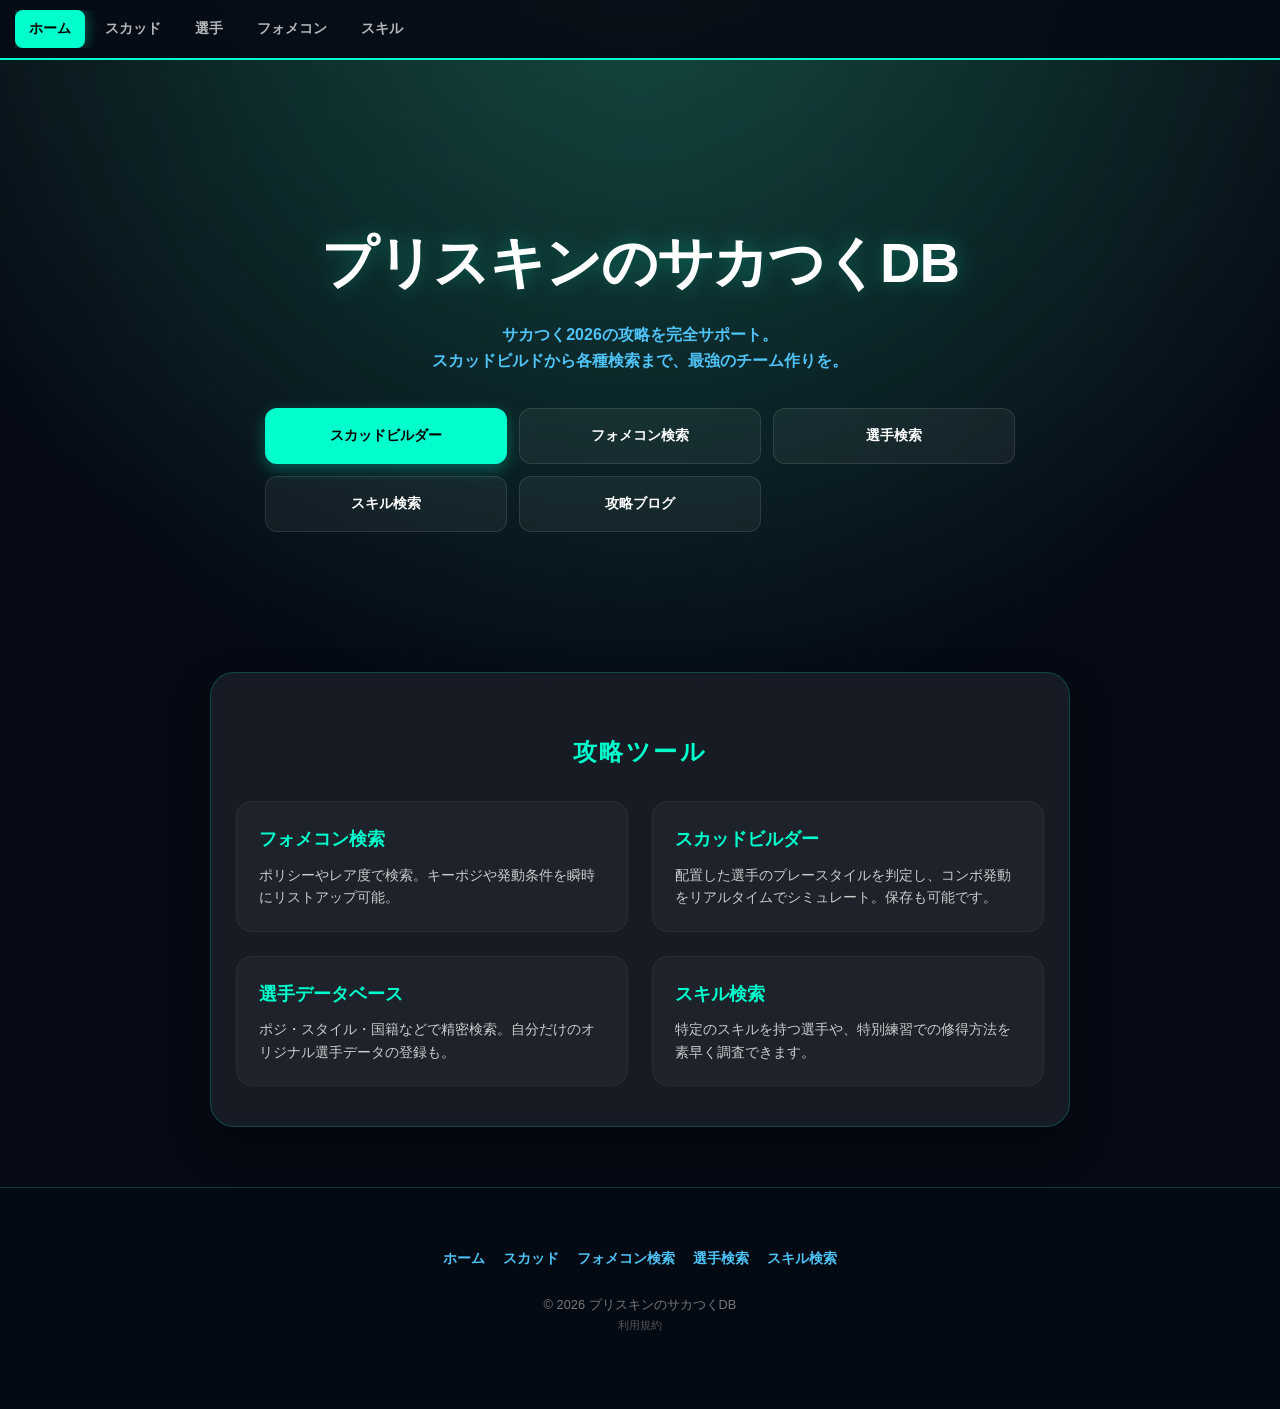
<file: index.html>
<!DOCTYPE html>
<html lang="ja">
<head>
  <script async src="https://www.googletagmanager.com/gtag/js?id=G-KFYD72JSBG"></script>
  <script>
    window.dataLayer = window.dataLayer || [];
    function gtag(){dataLayer.push(arguments);}
    gtag('js', new Date());
    gtag('config', 'G-KFYD72JSBG');
  </script>

  <meta charset="UTF-8">
  <meta name="viewport" content="width=device-width, initial-scale=1.0, viewport-fit=cover">
  <title>プリスキンのサカつくDB - ホーム</title>
  <style>
    :root {
      /* サカつく公式カラー抽出 */
      --sakatsuku-navy: #050a14;
      --sakatsuku-mint: #00ffcc; /* ネオンミント */
      --sakatsuku-cyan: #4fc3f7; /* UI水色 */
      --sakatsuku-dark-green: #0a1f1a;
      
      --primary: var(--sakatsuku-mint);
      --dark: var(--sakatsuku-navy);
      /* 画面全体：端から端まで広がるベース背景 */
      --page-bg: radial-gradient(circle at 50% -20%, #1a3a35 0%, #050a14 70%);
      --card-bg: rgba(255, 255, 255, 0.07);
      --nav-height: 60px;
    }

    * { box-sizing: border-box; -webkit-tap-highlight-color: transparent; }

    html, body {
      margin: 0;
      padding: 0;
      min-height: 100vh;
      background-color: var(--sakatsuku-navy);
      background-image: var(--page-bg);
      background-attachment: fixed;
    }

    body {
      font-family: 'Inter', 'Hiragino Kaku Gothic ProN', 'Meiryo', sans-serif;
      color: #fff;
      line-height: 1.6;
      user-select: none;
    }

    /* ===== ナビゲーション（公式UI風ネイビー） ===== */
    .topnav {
      display: flex;
      justify-content: flex-start;
      align-items: center;
      background: rgba(5, 10, 20, 0.85);
      backdrop-filter: blur(15px);
      height: var(--nav-height);
      padding: 0 15px;
      position: sticky;
      top: 0;
      z-index: 1000;
      border-bottom: 2px solid var(--sakatsuku-mint);
      padding-top: env(safe-area-inset-top);
    }

    .nav-links {
      display: flex;
      overflow-x: auto;
      white-space: nowrap;
      gap: 6px;
      width: 100%;
    }

    .nav-links::-webkit-scrollbar { display: none; }

    .nav-links a {
      color: rgba(255, 255, 255, 0.7);
      text-decoration: none;
      padding: 8px 14px;
      font-size: 0.85rem;
      font-weight: 800;
      border-radius: 8px;
      transition: 0.3s;
    }

    .nav-links a:hover { color: var(--sakatsuku-mint); }

    .nav-links a.current {
      background: var(--sakatsuku-mint);
      color: #000;
      box-shadow: 0 0 15px rgba(0, 255, 204, 0.4);
    }

    /* ===== ヒーローセクション ===== */
    .hero {
      text-align: center;
      padding: 80px 20px 100px;
      background: radial-gradient(circle at 50% 0%, rgba(0, 255, 204, 0.1) 0%, transparent 80%);
    }

    .hero h1 {
      font-size: 2.2em;
      margin-bottom: 15px;
      font-weight: 900;
      letter-spacing: -0.02em;
      color: #fff;
      text-shadow: 0 0 20px rgba(0, 255, 204, 0.3);
    }

    .hero p {
      font-size: 1rem;
      max-width: 600px;
      margin: 0 auto 35px;
      color: var(--sakatsuku-cyan);
      font-weight: 600;
    }

    /* ボタン：公式UIのアイコン風 */
    .hero-btns {
      display: grid;
      grid-template-columns: 1fr 1fr;
      gap: 12px;
      max-width: 500px;
      margin: 0 auto;
    }

    .hero-btns a {
      display: flex;
      align-items: center;
      justify-content: center;
      padding: 16px 10px;
      background: rgba(255, 255, 255, 0.05);
      color: #fff;
      text-decoration: none;
      border-radius: 12px;
      font-weight: 900;
      font-size: 0.85rem;
      border: 1px solid rgba(255, 255, 255, 0.1);
      transition: 0.2s;
    }

    .hero-btns a:hover {
      background: rgba(255, 255, 255, 0.1);
      border-color: var(--sakatsuku-mint);
      transform: translateY(-2px);
    }

    .hero-btns a.btn-primary {
      background: var(--sakatsuku-mint);
      color: #000;
      border: none;
      box-shadow: 0 5px 15px rgba(0, 255, 204, 0.3);
    }

    /* ===== コンテンツエリア（中央寄せ） ===== */
    .container {
      max-width: 900px;
      margin: 0 auto 60px;
      padding: 0 20px;
    }

    .features {
      background: var(--card-bg);
      backdrop-filter: blur(10px);
      border-radius: 24px;
      padding: 40px 25px;
      border: 1px solid rgba(0, 255, 204, 0.2);
      box-shadow: 0 20px 40px rgba(0,0,0,0.4);
    }

    .features h2 {
      text-align: center;
      color: var(--sakatsuku-mint);
      margin-bottom: 30px;
      font-size: 1.5em;
      font-weight: 900;
      letter-spacing: 0.1em;
    }

    .feature-grid {
      display: grid;
      grid-template-columns: 1fr;
      gap: 18px;
    }

    /* パワアド風の浮かび上がるツールカード */
    .feature-item {
      display: block;
      text-decoration: none;
      padding: 22px;
      border-radius: 16px;
      background: rgba(255, 255, 255, 0.03);
      border: 1px solid rgba(255, 255, 255, 0.05);
      transition: 0.3s;
    }

    .feature-item:hover {
      transform: translateY(-5px);
      background: rgba(0, 255, 204, 0.05);
      border-color: var(--sakatsuku-mint);
      box-shadow: 0 10px 30px rgba(0, 255, 204, 0.15);
    }

    .feature-item h3 {
      margin: 0 0 10px 0;
      color: var(--sakatsuku-mint);
      font-size: 1.15em;
      font-weight: 900;
    }

    .feature-item p {
      font-size: 0.88rem;
      color: #ccc;
      margin: 0;
      font-weight: 500;
    }

    /* ===== フッター（端から端まで） ===== */
    footer {
      text-align: center;
      padding: 60px 20px;
      background: rgba(5, 10, 20, 0.95);
      color: #777;
      border-top: 1px solid rgba(0, 255, 204, 0.2);
    }

    .footer-nav {
      display: flex;
      flex-wrap: wrap;
      justify-content: center;
      gap: 18px;
      font-size: 0.85rem;
      margin-bottom: 25px;
    }

    .footer-nav a { color: var(--sakatsuku-cyan); text-decoration: none; font-weight: 700; }
    .copyright { font-size: 0.8rem; }

    /* ===== PCレイアウト調整 ===== */
    @media (min-width: 768px) {
      .hero { padding: 120px 20px 140px; }
      .hero h1 { font-size: 3.5em; }
      .hero-btns { grid-template-columns: repeat(3, 1fr); max-width: 750px; }
      .feature-grid { grid-template-columns: 1fr 1fr; gap: 24px; }
    }
  </style>
</head>

<body>

<header class="topnav">
  <nav class="nav-links">
    <a href="index.html" class="current">ホーム</a>
    <a href="builder.html">スカッド</a>
    <a href="search.html">選手</a>
    <a href="formation-search.html">フォメコン</a>
    <a href="skills.html">スキル</a>
  </nav>
</header>

<div class="hero">
  <h1>プリスキンのサカつくDB</h1>
  <p>
    サカつく2026の攻略を完全サポート。<br>
    スカッドビルドから各種検索まで、最強のチーム作りを。
  </p>
  <div class="hero-btns">
    <a href="builder.html" class="btn-primary">スカッドビルダー</a>
    <a href="formation-search.html">フォメコン検索</a>
    <a href="search.html">選手検索</a>
    <a href="skills.html">スキル検索</a>
    <a href="https://www.myballpark-blog.com/archive/category/%E3%82%B5%E3%82%AB%E3%81%A4%E3%81%8F2026%EF%BD%9C%E6%94%BB%E7%95%A5%E6%83%85%E5%A0%B1" target="_blank">攻略ブログ</a>
  </div>
</div>

<div class="container">
  <section class="features">
    <h2>攻略ツール</h2>
    <div class="feature-grid">
      <a href="formation-search.html" class="feature-item">
        <h3>フォメコン検索</h3>
        <p>ポリシーやレア度で検索。キーポジや発動条件を瞬時にリストアップ可能。</p>
      </a>
      <a href="builder.html" class="feature-item">
        <h3>スカッドビルダー</h3>
        <p>配置した選手のプレースタイルを判定し、コンボ発動をリアルタイムでシミュレート。保存も可能です。</p>
      </a>
      <a href="search.html" class="feature-item">
        <h3>選手データベース</h3>
        <p>ポジ・スタイル・国籍などで精密検索。自分だけのオリジナル選手データの登録も。</p>
      </a>
      <a href="skills.html" class="feature-item">
        <h3>スキル検索</h3>
        <p>特定のスキルを持つ選手や、特別練習での修得方法を素早く調査できます。</p>
      </a>
    </div>
  </section>
</div>

<footer>
  <div class="footer-nav">
    <a href="index.html">ホーム</a>
    <a href="builder.html">スカッド</a>
    <a href="formation-search.html">フォメコン検索</a>
    <a href="search.html">選手検索</a>
    <a href="skills.html">スキル検索</a>
  </div>
  <p class="copyright">&copy; 2026 プリスキンのサカつくDB <br><a href="terms.html" style="color:#555; text-decoration: none; font-size: 0.7rem;">利用規約</a></p>
</footer>

</body>
</html>
</file>
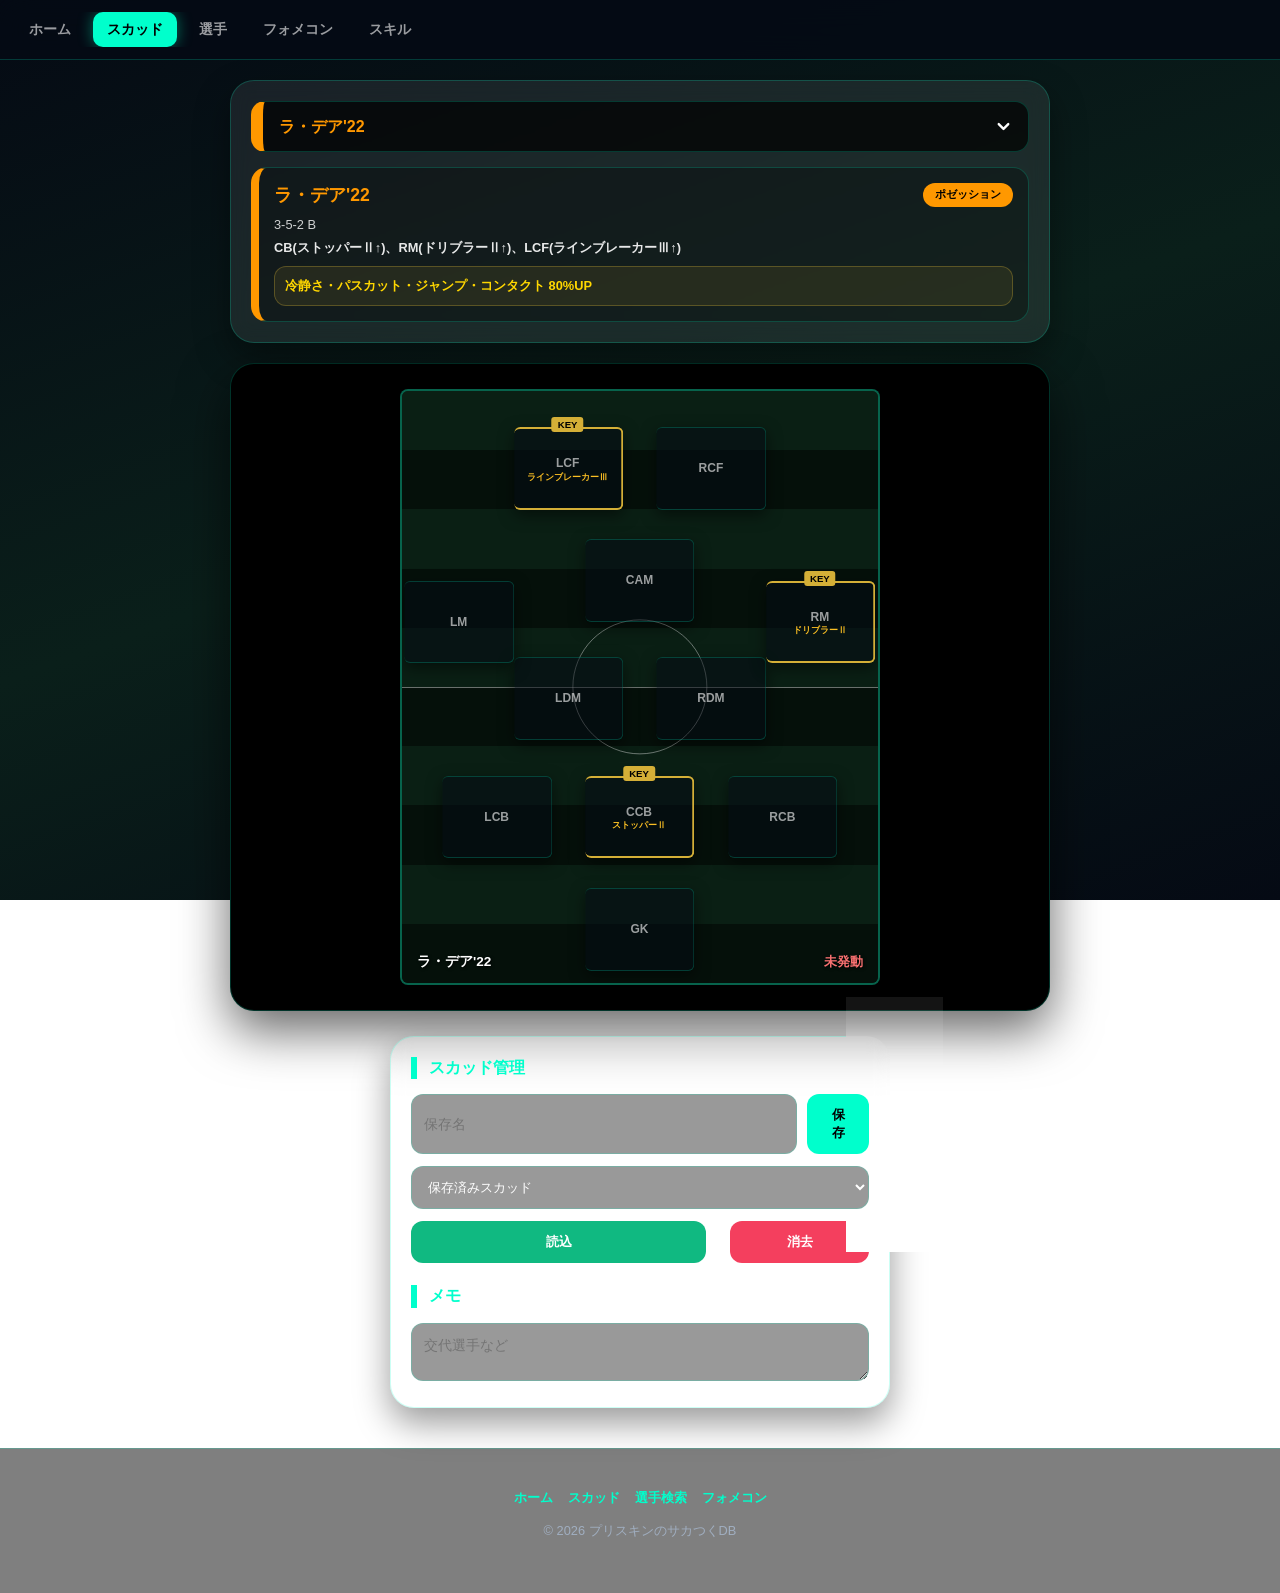
<file: builder.html>
<!DOCTYPE html>
<html lang="ja">
<head>
    <script async src="https://www.googletagmanager.com/gtag/js?id=G-KFYD72JSBG"></script>
    <script>
      window.dataLayer = window.dataLayer || [];
      function gtag(){dataLayer.push(arguments);}
      gtag('js', new Date());
      gtag('config', 'G-KFYD72JSBG');
    </script>

    <meta charset="UTF-8">
    <meta name="viewport" content="width=device-width, initial-scale=1.0, maximum-scale=1.0, user-scalable=no, viewport-fit=cover">
    <title>サカつく スカッドビルダー | プリスキンのサカつくDB</title>
    <style>
        :root {
            --sakatsuku-navy: #050a14;
            --sakatsuku-deep-green: #0a1f1a;
            --sakatsuku-mint: #00ffcc; 
            --sakatsuku-blue: #007bff;
            --primary: var(--sakatsuku-mint);
            --dark: var(--sakatsuku-navy);
            --body-bg: linear-gradient(160deg, #050a14 0%, #0a1f1a 50%, #050a14 100%);
            --card-bg: rgba(255, 255, 255, 0.08);
            --border: rgba(0, 255, 204, 0.2);
            --text-main: #ffffff;
            --text-sub: #a0aec0;
            --field-green-1: #143d2c;
            --field-green-2: #0a1f14;
            --field-line: rgba(255,255,255,0.4);
            --gold: #d4af37;
            --nav-height: 60px;
            --color-possession: #ff9800;
            --color-counter: #f44336;
            --color-reaction: #2196f3;
            --color-moving: #4caf50;
        }

        * { touch-action: manipulation; -webkit-tap-highlight-color: transparent; box-sizing: border-box; }
        html, body { margin: 0; padding: 0; min-height: 100vh; background: var(--body-bg); background-attachment: fixed; }
        body { font-family: 'Inter', 'Hiragino Kaku Gothic ProN', sans-serif; color: var(--text-main); line-height: 1.4; padding-bottom: env(safe-area-inset-bottom); }

        .topnav { display: flex; justify-content: flex-start; align-items: center; background: rgba(5, 10, 20, 0.9); backdrop-filter: blur(15px); height: var(--nav-height); padding: 0 15px; position: sticky; top: 0; z-index: 1000; border-bottom: 1px solid var(--border); }
        .nav-links { display: flex; overflow-x: auto; white-space: nowrap; gap: 8px; width: 100%; }
        .nav-links::-webkit-scrollbar { display: none; }
        .nav-links a { color: rgba(255,255,255,0.6); text-decoration: none; padding: 8px 14px; font-size: 0.85rem; font-weight: 800; border-radius: 10px; transition: 0.3s; }
        .nav-links a.current { color: #000; background: var(--sakatsuku-mint); box-shadow: 0 0 15px rgba(0, 255, 204, 0.4); }

        .container { max-width: 850px; margin: 20px auto; padding: 0 15px; }
        .card { background: var(--card-bg); backdrop-filter: blur(10px); padding: 20px; border-radius: 24px; box-shadow: 0 15px 35px rgba(0,0,0,0.4); margin-bottom: 20px; border: 1px solid var(--border); }

        #formationSelect { width: 100%; padding: 16px; border-radius: 14px; border: 1px solid var(--border); font-size: 1rem; font-weight: 900; background-color: rgba(0,0,0,0.7); color: #fff; cursor: pointer; border-left: 12px solid var(--sakatsuku-mint); appearance: none; background-image: url("data:image/svg+xml;charset=UTF-8,%3Csvg xmlns='http://www.w3.org/2000/svg' viewBox='0 0 24 24' fill='none' stroke='%23ffffff' stroke-width='3' stroke-linecap='round' stroke-linejoin='round'%3E%3Cpolyline points='6 9 12 15 18 9'%3E%3C/polyline%3E%3C/svg%3E"); background-repeat: no-repeat; background-position: right 15px center; background-size: 1.2em; transition: all 0.3s; }
        optgroup { background: #1a202c; color: #fff; font-style: normal; font-weight: 900; }
        option { background: #050a14; padding: 10px; font-weight: 700; }
        .opt-possession { color: var(--color-possession) !important; }
        .opt-counter { color: var(--color-counter) !important; }
        .opt-reaction { color: var(--color-reaction) !important; }
        .opt-moving { color: var(--color-moving) !important; }

        #formationDesc { margin-top: 15px; padding: 15px; background: rgba(0,0,0,0.3); border-radius: 16px; font-size: 0.8rem; border: 1px solid var(--border); border-left: 8px solid var(--sakatsuku-mint); }
        .desc-header { display: flex; justify-content: space-between; align-items: center; margin-bottom: 8px; }
        .desc-combo-name { font-size: 1.1rem; font-weight: 900; color: var(--sakatsuku-mint); }
        .desc-policy { padding: 4px 12px; border-radius: 20px; color: #000; font-size: 0.7rem; font-weight: 900; background: #fff; }
        .desc-effect { background: rgba(212, 175, 55, 0.1); color: #ffd700; padding: 10px; border-radius: 12px; font-weight: 800; margin-top: 10px; border: 1px solid rgba(212, 175, 55, 0.3); }

        .field-wrapper { background: #000; padding: 25px 10px; border-radius: 24px; box-shadow: 0 20px 50px rgba(0,0,0,0.6); margin-bottom: 25px; border: 1px solid var(--border); }
        #field-container { position: relative; width: 100%; max-width: 480px; margin: 0 auto; aspect-ratio: 50 / 62; background: var(--field-green-2); border-radius: 8px; overflow: hidden; border: 2px solid rgba(0,255,204,0.3); }
        .field { position: relative; width: 100%; height: 100%; display: none; background: repeating-linear-gradient(to bottom, #0a1f14 0%, #0a1f14 10%, #05100a 10%, #05100a 20%); }
        .field::before { content: ""; position: absolute; top: 50%; left: 0; width: 100%; height: 1px; background: var(--field-line); }
        .field::after { content: ""; position: absolute; top: 50%; left: 50%; width: 28%; aspect-ratio: 1; border: 1px solid var(--field-line); border-radius: 50%; transform: translate(-50%,-50%); }

        /* ポジションボタンのレスポンシブ修正 */
        .position { 
            position: absolute; width: 23%; height: 14%; 
            background: rgba(5, 10, 20, 0.95); border-radius: 6px; color: #fff; 
            display: flex; flex-direction: column; align-items: center; justify-content: center; 
            border: 1px solid rgba(0,255,204,0.2); z-index: 10; transform: translateX(-50%); cursor: pointer;
            box-shadow: 0 5px 15px rgba(0,0,0,0.5); padding: 2px;
        }
        .position.is-key { border: 2px solid var(--gold); }
        .position.is-key::before { content: "KEY"; position: absolute; top: -12px; background: var(--gold); color: #000; font-size: 0.6rem; font-weight: 900; padding: 1px 6px; border-radius: 3px; }

        /* 選手名等のテキスト調整 */
        .player-name { 
            font-size: 0.7rem; font-weight: 900; line-height: 1.1; margin-bottom: 2px;
            text-align: center; width: 100%; white-space: normal; display: -webkit-box; -webkit-line-clamp: 2; -webkit-box-orient: vertical; overflow: hidden;
        }
        .player-style { font-size: 0.55rem; color: var(--sakatsuku-mint); font-weight: 700; opacity: 0.9; line-height: 1; }
        .target-style { font-size: 0.55rem; font-weight: 900; line-height: 1; margin-top: 1px; }
        .target-style.met { color: #4ade80; }
        .target-style.not-met { color: #fbbf24; }

        @media screen and (max-width: 400px) {
            .player-name { font-size: 0.6rem; }
            .player-style, .target-style { font-size: 0.5rem; }
            .position { width: 24%; height: 13.5%; }
        }

        .f-name-display { position: absolute; bottom: 12px; left: 15px; font-weight: 900; font-size: 0.85rem; color: #fff; text-shadow: 1px 1px 3px #000; }
        .f-check-display { position: absolute; bottom: 12px; right: 15px; text-align: right; color: #fff; text-shadow: 1px 1px 3px #000; }

        .admin-card { max-width: 500px; margin: 20px auto 40px; }
        .section-title { display: block; font-weight: 900; margin-bottom: 15px; border-left: 6px solid var(--sakatsuku-mint); padding-left: 12px; color: var(--sakatsuku-mint); }
        input[type="text"], textarea { width: 100%; padding: 12px; border: 1px solid var(--border); border-radius: 12px; background: rgba(0,0,0,0.4); color: #fff; font-size: 0.9rem; }
        button { cursor: pointer; border: none; font-weight: 900; border-radius: 12px; transition: 0.2s; }
        #saveFormation { background: var(--sakatsuku-mint); color: #000; padding: 12px 20px; }
        #loadBtn { background: #10b981; color: white; width: 66%; padding: 12px; margin-right: 3%; }
        #deleteBtn { background: #f43f5e; color: white; width: 31%; padding: 12px; }

        footer { text-align: center; padding: 40px 20px; background: rgba(0,0,0,0.5); color: var(--text-sub); margin-top: 40px; border-top: 1px solid var(--border); font-size: 0.8rem; }
        .footer-nav { display: flex; flex-wrap: wrap; justify-content: center; gap: 15px; margin-bottom: 15px; }
        .footer-nav a { color: var(--sakatsuku-mint); text-decoration: none; font-weight: bold; }

        .modal { display: none; position: fixed; z-index: 2000; left: 0; top: 0; width: 100%; height: 100%; background: rgba(5, 10, 20, 0.9); backdrop-filter: blur(10px); align-items: center; justify-content: center; }
        .modal-content { background: #1a202c; border: 1px solid var(--border); width: 90%; max-width: 400px; border-radius: 24px; overflow: hidden; }
        .modal-mini { padding: 30px 20px; text-align: center; }
        .modal-btn { display: block; width: 100%; padding: 16px; margin: 10px 0; border-radius: 12px; font-size: 1rem; font-weight: 900; }
        .btn-detail { background: var(--sakatsuku-mint); color: #000; }
        .btn-delete { background: rgba(225, 29, 72, 0.1); color: #e11d48; border: 1px solid #e11d48; }
        .btn-cancel { background: #2d3748; color: #fff; }
        .close-btn { width: 100%; padding: 18px; background: #2d3748; color: #fff; font-weight: 900; border: none; }
    </style>
</head>
<body>

<header class="topnav">
    <nav class="nav-links">
        <a href="index.html">ホーム</a>
        <a href="builder.html" class="current">スカッド</a>
        <a href="search.html">選手</a>
        <a href="formation-search.html">フォメコン</a>
        <a href="skills.html">スキル</a>
    </nav>
</header>

<div class="container">
    <div class="card">
        <select id="formationSelect">
            <optgroup label="ポゼッション">
                <option value="la-dea" class="opt-possession">ラ・デア'22</option>
                <option value="la-roja" class="opt-possession">ラ・ロハ'24</option>
                <option value="los-cafeteros" class="opt-possession">ロス・カフェテロス'94</option>
            </optgroup>
            <optgroup label="カウンター">
                <option value="les-bleus" class="opt-counter">レ・ブルー'98</option>
                <option value="diabolo-milano" class="opt-counter">ディアボロ・ディ・ミラノ'99</option>
                <option value="river" class="opt-counter">リーベル'18</option>
            </optgroup>
            <optgroup label="リアクション">
                <option value="gorden-zonen" class="opt-reaction">ゴーデンゾーネン'94</option>
                <option value="selecaodas-kinas" class="opt-reaction">セレソン・ダス・キナス'16</option>
                <option value="encarnados" class="opt-reaction">エンカルナードス'23</option>
            </optgroup>
            <optgroup label="ムービング">
                <option value="soberano" class="opt-moving">ソベラーノ'94</option>
                <option value="albiceleste" class="opt-moving">アルビセレステ'01</option>
                <option value="canarinho" class="opt-moving">カナリア軍団'06</option>
            </optgroup>
        </select>
        <div id="formationDesc"></div>
    </div>

    <div class="field-wrapper">
        <div id="field-container">
            <div class="field" id="field-la-dea"><div class="position" style="top:84%; left:50%;" data-pos="GK">GK</div><div class="position" style="top:65%; left:20%;" data-pos="LCB">LCB</div><div class="position" style="top:65%; left:50%;" data-pos="CCB">CCB</div><div class="position" style="top:65%; left:80%;" data-pos="RCB">RCB</div><div class="position" style="top:45%; left:35%;" data-pos="LDM">LDM</div><div class="position" style="top:45%; left:65%;" data-pos="RDM">RDM</div><div class="position" style="top:32%; left:12%;" data-pos="LM">LM</div><div class="position" style="top:25%; left:50%;" data-pos="CAM">CAM</div><div class="position" style="top:32%; left:88%;" data-pos="RM">RM</div><div class="position" style="top:6%; left:35%;" data-pos="LCF">LCF</div><div class="position" style="top:6%; left:65%;" data-pos="RCF">RCF</div></div>
            <div class="field" id="field-la-roja"><div class="position" style="top:84%; left:50%;" data-pos="GK">GK</div><div class="position" style="top:68%; left:12%;" data-pos="LB">LB</div><div class="position" style="top:68%; left:37%;" data-pos="LCB">LCB</div><div class="position" style="top:68%; left:63%;" data-pos="RCB">RCB</div><div class="position" style="top:68%; left:88%;" data-pos="RB">RB</div><div class="position" style="top:45%; left:30%;" data-pos="LDM">LDM</div><div class="position" style="top:45%; left:70%;" data-pos="RDM">RDM</div><div class="position" style="top:25%; left:50%;" data-pos="AM">AM</div><div class="position" style="top:7%; left:12%;" data-pos="LW">LW</div><div class="position" style="top:5%; left:50%;" data-pos="CF">CF</div><div class="position" style="top:7%; left:88%;" data-pos="RW">RW</div></div>
            <div class="field" id="field-encarnados"></div>
            <div class="field" id="field-river"></div>
            <div class="field" id="field-les-bleus"><div class="position" style="top:84%; left:50%;" data-pos="GK">GK</div><div class="position" style="top:68%; left:12%;" data-pos="LB">LB</div><div class="position" style="top:68%; left:37%;" data-pos="LCB">LCB</div><div class="position" style="top:68%; left:63%;" data-pos="RCB">RCB</div><div class="position" style="top:68%; left:88%;" data-pos="RB">RB</div><div class="position" style="top:48%; left:22%;" data-pos="LDM">LDM</div><div class="position" style="top:52%; left:50%;" data-pos="CDM">CDM</div><div class="position" style="top:48%; left:78%;" data-pos="RDM">RDM</div><div class="position" style="top:28%; left:50%;" data-pos="AM">AM</div><div class="position" style="top:6%; left:35%;" data-pos="LCF">LCF</div><div class="position" style="top:6%; left:65%;" data-pos="RCF">RCF</div></div>
            <div class="field" id="field-los-cafeteros"></div>
            <div class="field" id="field-canarinho"><div class="position" style="top:84%; left:50%;" data-pos="GK">GK</div><div class="position" style="top:68%; left:12%;" data-pos="LB">LB</div><div class="position" style="top:68%; left:37%;" data-pos="LCB">LCB</div><div class="position" style="top:68%; left:63%;" data-pos="RCB">RCB</div><div class="position" style="top:68%; left:88%;" data-pos="RB">RB</div><div class="position" style="top:48%; left:35%;" data-pos="LDM">LDM</div><div class="position" style="top:48%; left:65%;" data-pos="RDM">RDM</div><div class="position" style="top:28%; left:20%;" data-pos="LAM">LAM</div><div class="position" style="top:28%; left:80%;" data-pos="RAM">RAM</div><div class="position" style="top:6%; left:35%;" data-pos="LCF">LCF</div><div class="position" style="top:6%; left:65%;" data-pos="RCF">RCF</div></div>
            <div class="field" id="field-diabolo-milano"><div class="position" style="top:84%; left:50%;" data-pos="GK">GK</div><div class="position" style="top:68%; left:22%;" data-pos="LCB">LCB</div><div class="position" style="top:68%; left:50%;" data-pos="CCB">CCB</div><div class="position" style="top:68%; left:78%;" data-pos="RCB">RCB</div><div class="position" style="top:45%; left:35%;" data-pos="LDM">LDM</div><div class="position" style="top:45%; left:65%;" data-pos="RDM">RDM</div><div class="position" style="top:32%; left:12%;" data-pos="LM">LM</div><div class="position" style="top:32%; left:88%;" data-pos="RM">RM</div><div class="position" style="top:7%; left:12%;" data-pos="LW">LW</div><div class="position" style="top:5%; left:50%;" data-pos="CF">CF</div><div class="position" style="top:7%; left:88%;" data-pos="RW">RW</div></div>
            <div class="field" id="field-gorden-zonen"><div class="position" style="top:84%; left:50%;" data-pos="GK">GK</div><div class="position" style="top:68%; left:22%;" data-pos="LCB">LCB</div><div class="position" style="top:68%; left:50%;" data-pos="CCB">CCB</div><div class="position" style="top:68%; left:78%;" data-pos="RCB">RCB</div><div class="position" style="top:45%; left:35%;" data-pos="LDM">LDM</div><div class="position" style="top:45%; left:65%;" data-pos="RDM">RDM</div><div class="position" style="top:25%; left:35%;" data-pos="LAM">LAM</div><div class="position" style="top:25%; left:65%;" data-pos="RAM">RAM</div><div class="position" style="top:7%; left:12%;" data-pos="LW">LW</div><div class="position" style="top:5%; left:50%;" data-pos="CF">CF</div><div class="position" style="top:7%; left:88%;" data-pos="RW">RW</div></div>
            <div class="field" id="field-selecaodas-kinas"><div class="position" style="top:84%; left:50%;" data-pos="GK">GK</div><div class="position" style="top:68%; left:12%;" data-pos="LB">LB</div><div class="position" style="top:68%; left:37%;" data-pos="LCB">LCB</div><div class="position" style="top:68%; left:63%;" data-pos="RCB">RCB</div><div class="position" style="top:68%; left:88%;" data-pos="RB">RB</div><div class="position" style="top:48%; left:50%;" data-pos="DM">DM</div><div class="position" style="top:32%; left:12%;" data-pos="LM">LM</div><div class="position" style="top:28%; left:50%;" data-pos="AM">AM</div><div class="position" style="top:32%; left:88%;" data-pos="RM">RM</div><div class="position" style="top:6%; left:35%;" data-pos="LCF">LCF</div><div class="position" style="top:6%; left:65%;" data-pos="RCF">RCF</div></div>
            <div class="field" id="field-soberano"><div class="position" style="top:84%; left:50%;" data-pos="GK">GK</div><div class="position" style="top:68%; left:12%;" data-pos="LB">LB</div><div class="position" style="top:68%; left:37%;" data-pos="LCB">LCB</div><div class="position" style="top:68%; left:63%;" data-pos="RCB">RCB</div><div class="position" style="top:68%; left:88%;" data-pos="RB">RB</div><div class="position" style="top:48%; left:50%;" data-pos="DM">DM</div><div class="position" style="top:30%; left:22%;" data-pos="LAM">LAM</div><div class="position" style="top:32%; left:50%;" data-pos="CAM">CAM</div><div class="position" style="top:30%; left:78%;" data-pos="RAM">RAM</div><div class="position" style="top:6%; left:35%;" data-pos="LCF">LCF</div><div class="position" style="top:6%; left:65%;" data-pos="RCF">RCF</div></div>
            <div class="field" id="field-albiceleste"><div class="position" style="top:84%; left:50%;" data-pos="GK">GK</div><div class="position" style="top:68%; left:22%;" data-pos="LCB">LCB</div><div class="position" style="top:68%; left:50%;" data-pos="CCB">CCB</div><div class="position" style="top:68%; left:78%;" data-pos="RCB">RCB</div><div class="position" style="top:48%; left:50%;" data-pos="DM">DM</div><div class="position" style="top:32%; left:12%;" data-pos="LM">LM</div><div class="position" style="top:28%; left:50%;" data-pos="AM">AM</div><div class="position" style="top:32%; left:88%;" data-pos="RM">RM</div><div class="position" style="top:7%; left:12%;" data-pos="LW">LW</div><div class="position" style="top:5%; left:50%;" data-pos="CF">CF</div><div class="position" style="top:7%; left:88%;" data-pos="RW">RW</div></div>
            <div id="disp-f-name" class="f-name-display"></div>
            <div id="disp-f-check" class="f-check-display"></div>
        </div>
    </div>

    <div class="card admin-card">
        <span class="section-title">スカッド管理</span>
        <div style="display: flex; gap: 10px; margin-bottom: 12px;">
            <input type="text" id="saveName" placeholder="保存名">
            <button id="saveFormation">保存</button>
        </div>
        <select id="loadFormation" style="width: 100%; padding: 12px; border-radius: 12px; background: rgba(0,0,0,0.4); color:#fff; border: 1px solid var(--border); margin-bottom: 12px;"></select>
        <div style="display: flex; gap: 10px;">
            <button id="loadBtn">読込</button>
            <button id="deleteBtn">消去</button>
        </div>
        <br>
        <span class="section-title">メモ</span>
        <textarea id="userMemo" placeholder="交代選手など"></textarea>
    </div>
</div>

<footer>
    <div class="footer-nav">
        <a href="index.html">ホーム</a>
        <a href="builder.html">スカッド</a>
        <a href="search.html">選手検索</a>
        <a href="formation-search.html">フォメコン</a>
    </div>
    <p>&copy; 2026 プリスキンのサカつくDB</p>
</footer>

<div id="playerActionModal" class="modal"><div class="modal-content modal-mini"><h3 id="targetPlayerTitle">選手名</h3><button class="modal-btn btn-detail" id="btnGoToDetail">詳細・スキル編集</button><button class="modal-btn btn-delete" id="btnRemovePlayer">外す</button><button class="modal-btn btn-cancel" onclick="closeActionModal()">キャンセル</button></div></div>
<div id="detailModal" class="modal"><div class="modal-content"><div class="modal-header"><h2 id="modalPlayerName"></h2></div><div class="modal-body"><div id="modalStats"></div><div class="skill-section"><h3>追加スキル</h3><div id="modalSlots"></div></div></div><button class="close-btn" onclick="closeDetailModal()">閉じる</button></div></div>

<script>
    let formationState = JSON.parse(localStorage.getItem('formationState')) || {};
    let formationMemos = JSON.parse(localStorage.getItem('formationMemos')) || {};
    let savedFormations = JSON.parse(localStorage.getItem('savedFormations')) || {};
    let currentActivePos = null;

    const formationSelect = document.getElementById('formationSelect');
    const fields = document.querySelectorAll('.field');
    const descDiv = document.getElementById('formationDesc');
    const fNameDisp = document.getElementById('disp-f-name');
    const fCheckDisp = document.getElementById('disp-f-check');
    const memoArea = document.getElementById('userMemo');

    const POLICY_DATA = {
        'ポゼッション': { color: '#ff9800' },
        'カウンター': { color: '#f44336' },
        'リアクション': { color: '#2196f3' },
        'ムービング': { color: '#4caf50' }
    };

    const formationData = {
        'la-dea': { label: "ラ・デア'22", policy: "ポゼッション", fType: "3-5-2 B", keyText: "CB(ストッパーⅡ↑)、RM(ドリブラーⅡ↑)、LCF(ラインブレーカーⅢ↑)", effect: "冷静さ・パスカット・ジャンプ・コンタクト 80%UP", keys: [{pos:'CCB',s:'ストッパー',l:2,label:'ストッパーⅡ'},{pos:'RM',s:'ドリブラー',l:2,label:'ドリブラーⅡ'},{pos:'LCF',s:'ラインブレーカー',l:3,label:'ラインブレーカーⅢ'}] },
        'la-roja': { label: "ラ・ロハ'24", policy: "ポゼッション", fType: "4-3-3 B", keyText: "RB(攻撃的FBⅡ↑)、RDM(パサーⅡ↑)、RW(ドリブラーⅢ↑)", effect: "冷静さ・キック精度・パスカット・コンタクト 80%UP", keys: [{pos:'RB',s:'攻撃的FB',l:2,label:'攻撃的FBⅡ'},{pos:'RDM',s:'パサー',l:2,label:'パサーⅡ'},{pos:'RW',s:'ドリブラー',l:3,label:'ドリブラーⅢ'}] },
        'les-bleus': { label: "レ・ブルー'98", policy: "カウンター", fType: "4-4-2 D", keyText: "LB(守備的FBⅡ↑)、AM(セントラルMFⅡ↑)、RCF(ストライカーⅢ↑)", effect: "キック力・ジャンプ・コンタクト・敏捷性 80%UP", keys: [{pos:'LB',s:'守備的FB',l:2,label:'守備的FBⅡ'},{pos:'AM',s:'セントラルMF',l:2,label:'セントラルMFⅡ'},{pos:'RCF',s:'ストライカー',l:3,label:'ストライカーⅢ'}] },
        'diabolo-milano': { label: "ディアボロ・ディ・ミラノ'99", policy: "カウンター", fType: "3-4-3 B", keyText: "RCB(組立CBⅡ↑)、RDM(セントラルMFⅢ↑)、LW(ドリブラーⅡ↑)", effect: "キック力・突破力・ジャンプ・コンタクト 80%UP", keys: [{pos:'RCB',s:'組立CB',l:2,label:'組立CBⅡ'},{pos:'RDM',s:'セントラルMF',l:3,label:'セントラルMFⅢ'},{pos:'LW',s:'ドリブラー',l:2,label:'ドリブラーⅡ'}] },
        'gorden-zonen': { label: "ゴーデンゾーネン'94", policy: "リアクション", fType: "3-4-3 C", keyText: "CB(ストッパーⅡ↑)、LDM(ハードマーカーⅡ↑)、RDM(セントラルMFⅢ↑)", effect: "キック精度・突破力・コンタクト・スタミナ 80%UP", keys: [{pos:'CCB',s:'ストッパー',l:2,label:'ストッパーⅡ'},{pos:'LDM',s:'ハードマーカー',l:2,label:'ハードマーカーⅡ'},{pos:'RDM',s:'セントラルMF',l:3,label:'セントラルMFⅢ'}] },
        'selecaodas-kinas': { label: "セレソン・ダス・キナス'16", policy: "リアクション", fType: "4-4-2 A", keyText: "LB(攻撃的FBⅡ↑)、LM(サイドアタッカーⅡ↑)、RCF(ストライカーⅢ↑)", effect: "パスカット・ジャンプ・コンタクト・走力 80%UP", keys: [{pos:'LB',s:'攻撃的FB',l:2,label:'攻撃的FBⅡ'},{pos:'LM',s:'サイドアタッカー',l:2,label:'サイドアタッカーⅡ'},{pos:'RCF',s:'ストライカー',l:3,label:'ストライカーⅢ'}] },
        'soberano': { label: "ソベラーノ'94", policy: "ムービング", fType: "4-4-2 E", keyText: "LAM(パサーⅡ↑)、RAM(アタッカーⅡ↑)、LCF(ストライカーⅢ↑)", effect: "キック力・突破力・コンタクト・スタミナ 80%UP", keys: [{pos:'LAM',s:'パサー',l:2,label:'パサーⅡ'},{pos:'RAM',s:'アタッカー',l:2,label:'アタッカーⅡ'},{pos:'LCF',s:'ストライカー',l:3,label:'ストライカーⅢ'}] },
        'albiceleste': { label: "アルビセレステ'01", policy: "ムービング", fType: "3-4-3 A", keyText: "LCB(組立CBⅡ↑)、LM(サイドアタッカーⅢ↑)、CF(ストライカーⅡ↑)", effect: "ジャンプ・コンタクト・走力・敏捷性 80%UP", keys: [{pos:'LCB',s:'組立CB',l:2,label:'組立CBⅡ'},{pos:'LM',s:'サイドアタッカー',l:3,label:'サイドアタッカーⅢ'},{pos:'CF',s:'ストライカー',l:2,label:'ストライカーⅡ'}] },
        'encarnados': { label: "エンカルナードス'23", policy: "リアクション", fType: "4-3-3 B", keyText: "RCB(組立CBⅡ↑)、LDM(セントラルMFⅡ↑)、AM(アタッカーⅢ↑)", effect: "冷静さ・パスカット・マーク・ジャンプ 80%UP", keys: [{pos:'RCB',s:'組立CB',l:2,label:'組立CBⅡ'},{pos:'LDM',s:'セントラルMF',l:2,label:'セントラルMFⅡ'},{pos:'AM',s:'アタッカー',l:3,label:'アタッカーⅢ'}] },
        'river': { label: "リーベル'18", policy: "カウンター", fType: "4-3-3 B", keyText: "LDM(ハードマーカーⅡ↑)、LW(ドリブラーⅢ↑)、RW(ドリブラーⅡ↑)", effect: "キック力・パスカット・マーク・ジャンプ 80%UP", keys: [{pos:'LDM',s:'ハードマーカー',l:2,label:'ハードマーカーⅡ'},{pos:'LW',s:'ドリブラー',l:3,label:'ドリブラーⅢ'},{pos:'RW',s:'ドリブラー',l:2,label:'ドリブラーⅡ'}] },
        'canarinho': { label: "カナリア軍団'06", policy: "ムービング", fType: "4-2-2-C", keyText: "RCB(ストッパーⅡ↑)、LDM(ハードマーカーⅢ↑)、RCF(ストライカーⅡ↑)", effect: "パスカット・マーク・走力・敏捷性 80%UP", keys: [{pos:'RCB',s:'ストッパー',l:2,label:'ストッパーⅡ'},{pos:'LDM',s:'ハードマーカー',l:3,label:'ハードマーカーⅢ'},{pos:'RCF',s:'ストライカー',l:2,label:'ストライカーⅡ'}] },
        'los-cafeteros': { label: "ロス・カフェテロス'94", policy: "ポゼッション", fType: "4-4-2 D", keyText: "LCB(ストッパーⅡ↑)、LDM(セントラルMFⅢ↑)、RCF(ストライカーⅡ↑)", effect: "キック力・パスカット・マーク・走力 80%UP", keys: [{pos:'LCB',s:'ストッパー',l:2,label:'ストッパーⅡ'},{pos:'LDM',s:'セントラルMF',l:3,label:'セントラルMFⅢ'},{pos:'RCF',s:'ストライカー',l:2,label:'ストライカーⅡ'}] }
    };

    function getLv(str){ if(!str) return 0; return str.includes('Ⅲ')?3:(str.includes('Ⅱ')?2:1); }

    function checkActive(f){
        const conf = formationData[f]; if(!conf) return;
        let missing = []; const state = formationState[f] || {};
        conf.keys.forEach(k => {
            const p = state[k.pos];
            if(!p || !p.playstyle){ missing.push(k.pos); return; }
            const pName = p.playstyle.replace(/[ⅠⅡⅢ]/g, '').trim();
            if(pName === k.s && getLv(p.playstyle) >= k.l){} else { missing.push(k.pos); }
        });
        if(missing.length === 0) fCheckDisp.innerHTML = '<div style="color:var(--sakatsuku-mint); font-weight:900; font-size:0.8rem;">発動中</div>';
        else fCheckDisp.innerHTML = `<div style="color:#f87171; font-weight:900; font-size:0.8rem;">未発動</div>`;
    }

    formationSelect.addEventListener('change', () => {
        const f = formationSelect.value; 
        const data = formationData[f];
        localStorage.setItem('lastFormation', f);
        fields.forEach(fd => fd.style.display = (fd.id === 'field-' + f) ? 'block' : 'none');
        if(data) {
            const color = POLICY_DATA[data.policy].color;
            formationSelect.style.borderLeftColor = color; 
            formationSelect.style.color = color;
            fNameDisp.textContent = data.label;
            descDiv.style.borderLeftColor = color;
            descDiv.innerHTML = `<div class="desc-header"><span class="desc-combo-name" style="color:${color}">${data.label}</span><span class="desc-policy" style="background:${color}">${data.policy}</span></div><span style="opacity:0.8;">${data.fType}</span><div style="margin-top:5px; font-weight:700; opacity:0.9;">${data.keyText}</div><div class="desc-effect">${data.effect}</div>`;
        }
        memoArea.value = formationMemos[f] || ""; 
        loadFormation(f);
    });

    function loadFormation(f){
        const el = document.getElementById('field-'+f); if(!el) return;
        const conf = formationData[f];
        el.querySelectorAll('.position').forEach(posNode=>{
            const posId = posNode.dataset.pos; const p = formationState[f]?.[posId];
            const keyConfig = conf.keys.find(k => k.pos === posId);
            posNode.classList.toggle('is-key', !!keyConfig);
            let targetHtml = "";
            if(keyConfig) {
                let isMet = false;
                if(p && p.playstyle){ const pName = p.playstyle.replace(/[ⅠⅡⅢ]/g, '').trim(); isMet = (pName === keyConfig.s && getLv(p.playstyle) >= keyConfig.l); }
                targetHtml = `<div class="target-style ${isMet ? 'met' : 'not-met'}">${isMet ? '✔ ' : ''}${keyConfig.label}</div>`;
            }
            if(p){
                posNode.innerHTML=`<div class="player-name">${p.name}</div><div class="player-style">${p.playstyle||""}</div>${targetHtml}`;
                const policyColors = {'ポゼッション':'#ff9800','カウンター':'#f44336','リアクション':'#2196f3','ムービング':'#4caf50'};
                posNode.style.background = 'rgba(5, 10, 20, 0.95)'; posNode.style.borderLeft = `4px solid ${policyColors[p.policy] || '#ccc'}`;
            }else{
                posNode.innerHTML = `<span style="font-weight:900;opacity:0.6;font-size:0.75rem;">${posId}</span>${targetHtml}`;
                posNode.style.background = 'rgba(5, 10, 20, 0.5)'; posNode.style.borderLeft = 'none';
            }
        });
        checkActive(f);
    }

    // イベント委譲でクリック処理を一括管理（動的コピー後も反応するように）
    document.getElementById('field-container').addEventListener('click', (e) => {
        const p = e.target.closest('.position');
        if (!p) return;
        
        e.stopPropagation();
        const f = p.closest('.field').id.replace('field-', '');
        const pos = p.dataset.pos;
        const player = formationState[f]?.[pos];
        
        if (player) {
            currentActivePos = { f, pos, player };
            document.getElementById('targetPlayerTitle').innerText = player.name;
            document.getElementById('playerActionModal').style.display = 'flex';
        } else {
            localStorage.setItem('currentPosition', JSON.stringify({ formation: f, pos: pos }));
            window.location.href = 'search.html';
        }
    });

    function closeActionModal() { document.getElementById('playerActionModal').style.display = 'none'; }
    function closeDetailModal() { document.getElementById('detailModal').style.display = 'none'; }

    document.getElementById('btnGoToDetail').addEventListener('click', () => {
        const p = currentActivePos.player;
        document.getElementById('modalPlayerName').innerText = p.name;
        document.getElementById('modalStats').innerHTML = `<p>戦術: ${p.policy}<br>スタイル: ${p.playstyle}</p>`;
        document.getElementById('detailModal').style.display = 'flex';
        closeActionModal();
    });

    document.getElementById('btnRemovePlayer').addEventListener('click', () => {
        if(confirm(`${currentActivePos.player.name} を外しますか？`)){
            delete formationState[currentActivePos.f][currentActivePos.pos];
            localStorage.setItem('formationState', JSON.stringify(formationState));
            loadFormation(currentActivePos.f); closeActionModal();
        }
    });

    function updateSelect(){
        const s=document.getElementById('loadFormation'); s.innerHTML='<option value="">保存済みスカッド</option>';
        for(let n in savedFormations){ let o=document.createElement('option'); o.value=n; o.textContent=n; s.appendChild(o); }
    }

    document.getElementById('saveFormation').addEventListener('click', () => {
        const n = document.getElementById('saveName').value.trim(); if(!n) return alert('名前を入力');
        savedFormations[n] = { formation: formationSelect.value, players: formationState[formationSelect.value], memo: memoArea.value };
        localStorage.setItem('savedFormations', JSON.stringify(savedFormations)); updateSelect(); alert('保存完了');
    });

    document.getElementById('loadBtn').addEventListener('click', () => {
        const n = document.getElementById('loadFormation').value; if(!n) return;
        const t = savedFormations[n]; formationSelect.value = t.formation; formationSelect.dispatchEvent(new Event('change'));
        formationState[t.formation] = t.players; formationMemos[t.formation] = t.memo; memoArea.value = t.memo;
        localStorage.setItem('formationState', JSON.stringify(formationState)); loadFormation(t.formation);
    });

    function init() {
        const sp = JSON.parse(localStorage.getItem('selectedPlayer'));
        const cp = JSON.parse(localStorage.getItem('currentPosition'));
        let targetFormation = localStorage.getItem('lastFormation') || 'la-dea';
        if (sp && cp) {
            formationState[cp.formation] = formationState[cp.formation] || {};
            formationState[cp.formation][cp.pos] = sp;
            localStorage.setItem('formationState', JSON.stringify(formationState));
            targetFormation = cp.formation;
            localStorage.removeItem('selectedPlayer');
            localStorage.removeItem('currentPosition');
        }
        formationSelect.value = targetFormation;
        formationSelect.dispatchEvent(new Event('change'));
        updateSelect();
    }

    window.onload = function() {
        // 【修正】HTMLのクローン処理
        const rojaHtml = document.getElementById('field-la-roja').innerHTML;
        const bleuHtml = document.getElementById('field-les-bleus').innerHTML;
        
        document.getElementById('field-encarnados').innerHTML = rojaHtml;
        document.getElementById('field-river').innerHTML = rojaHtml;
        document.getElementById('field-los-cafeteros').innerHTML = bleuHtml;
        
        init();
    };
</script>
</body>
</html>
</file>
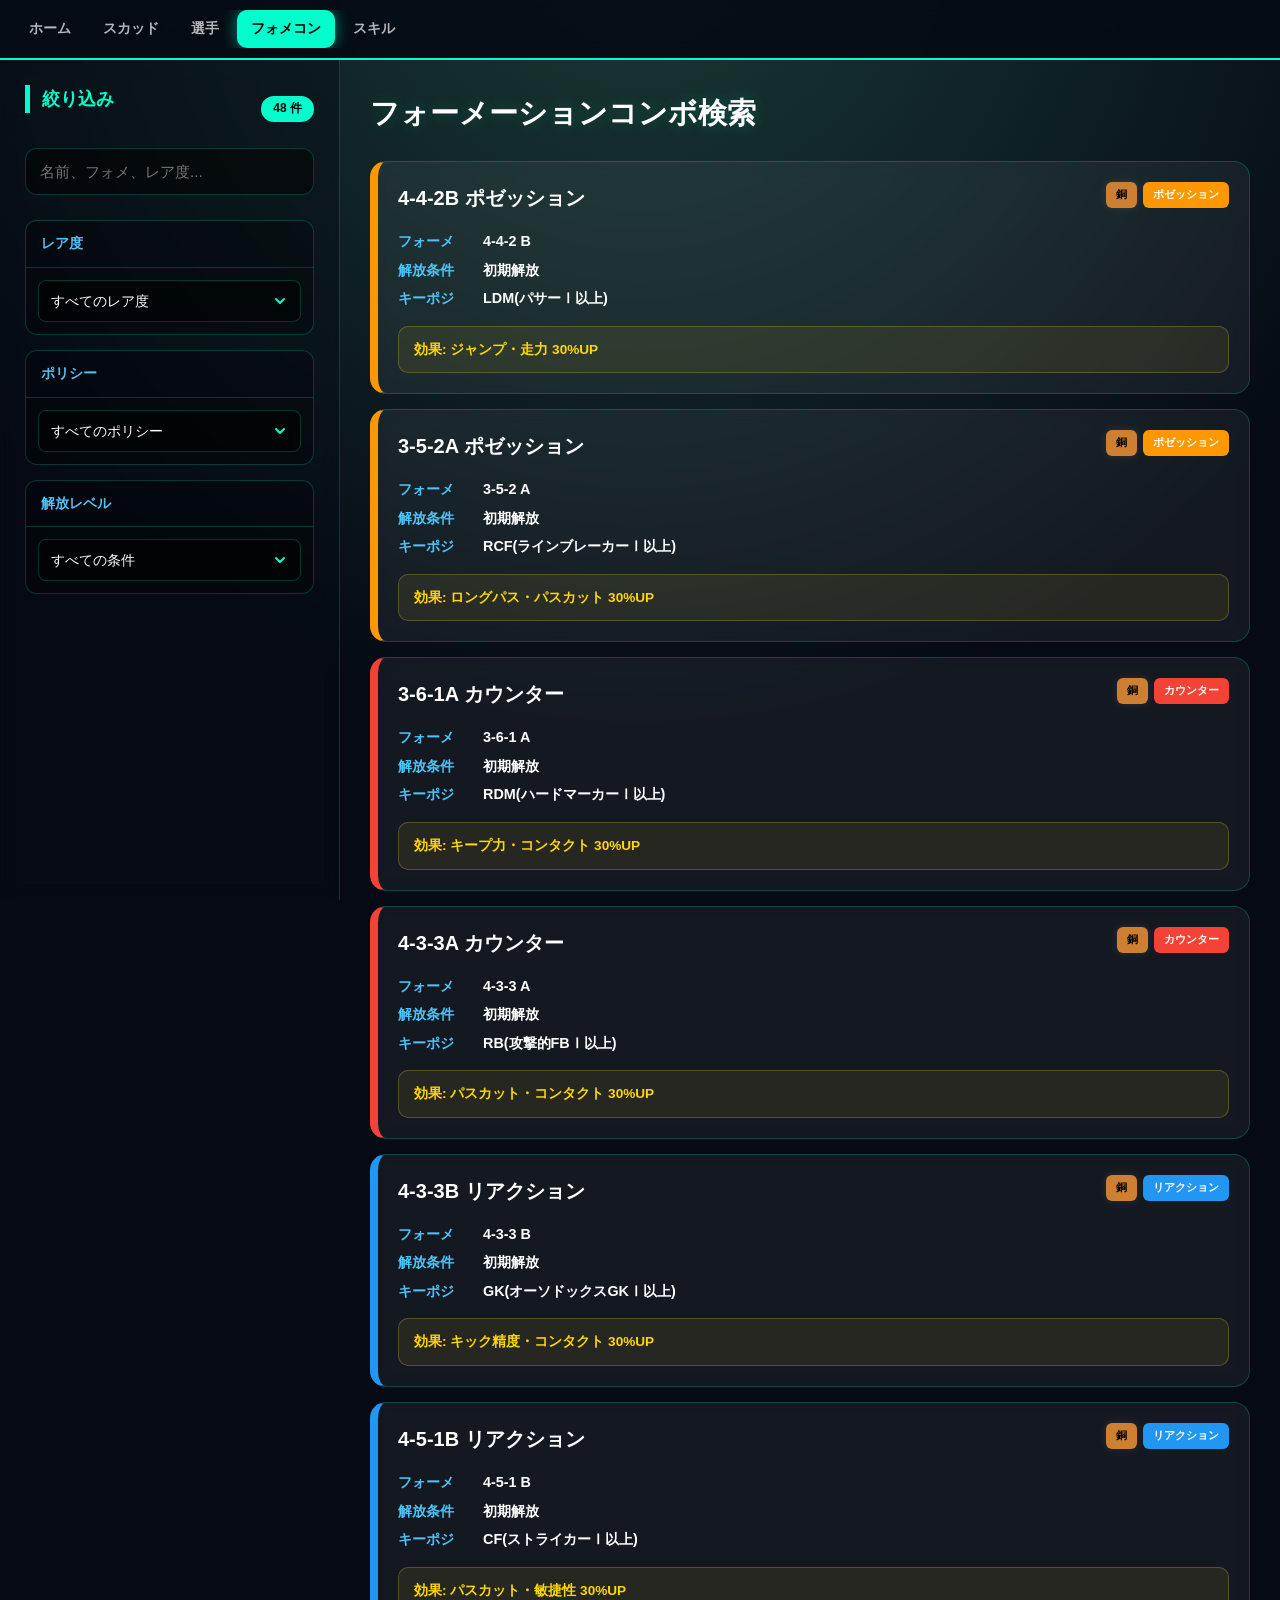
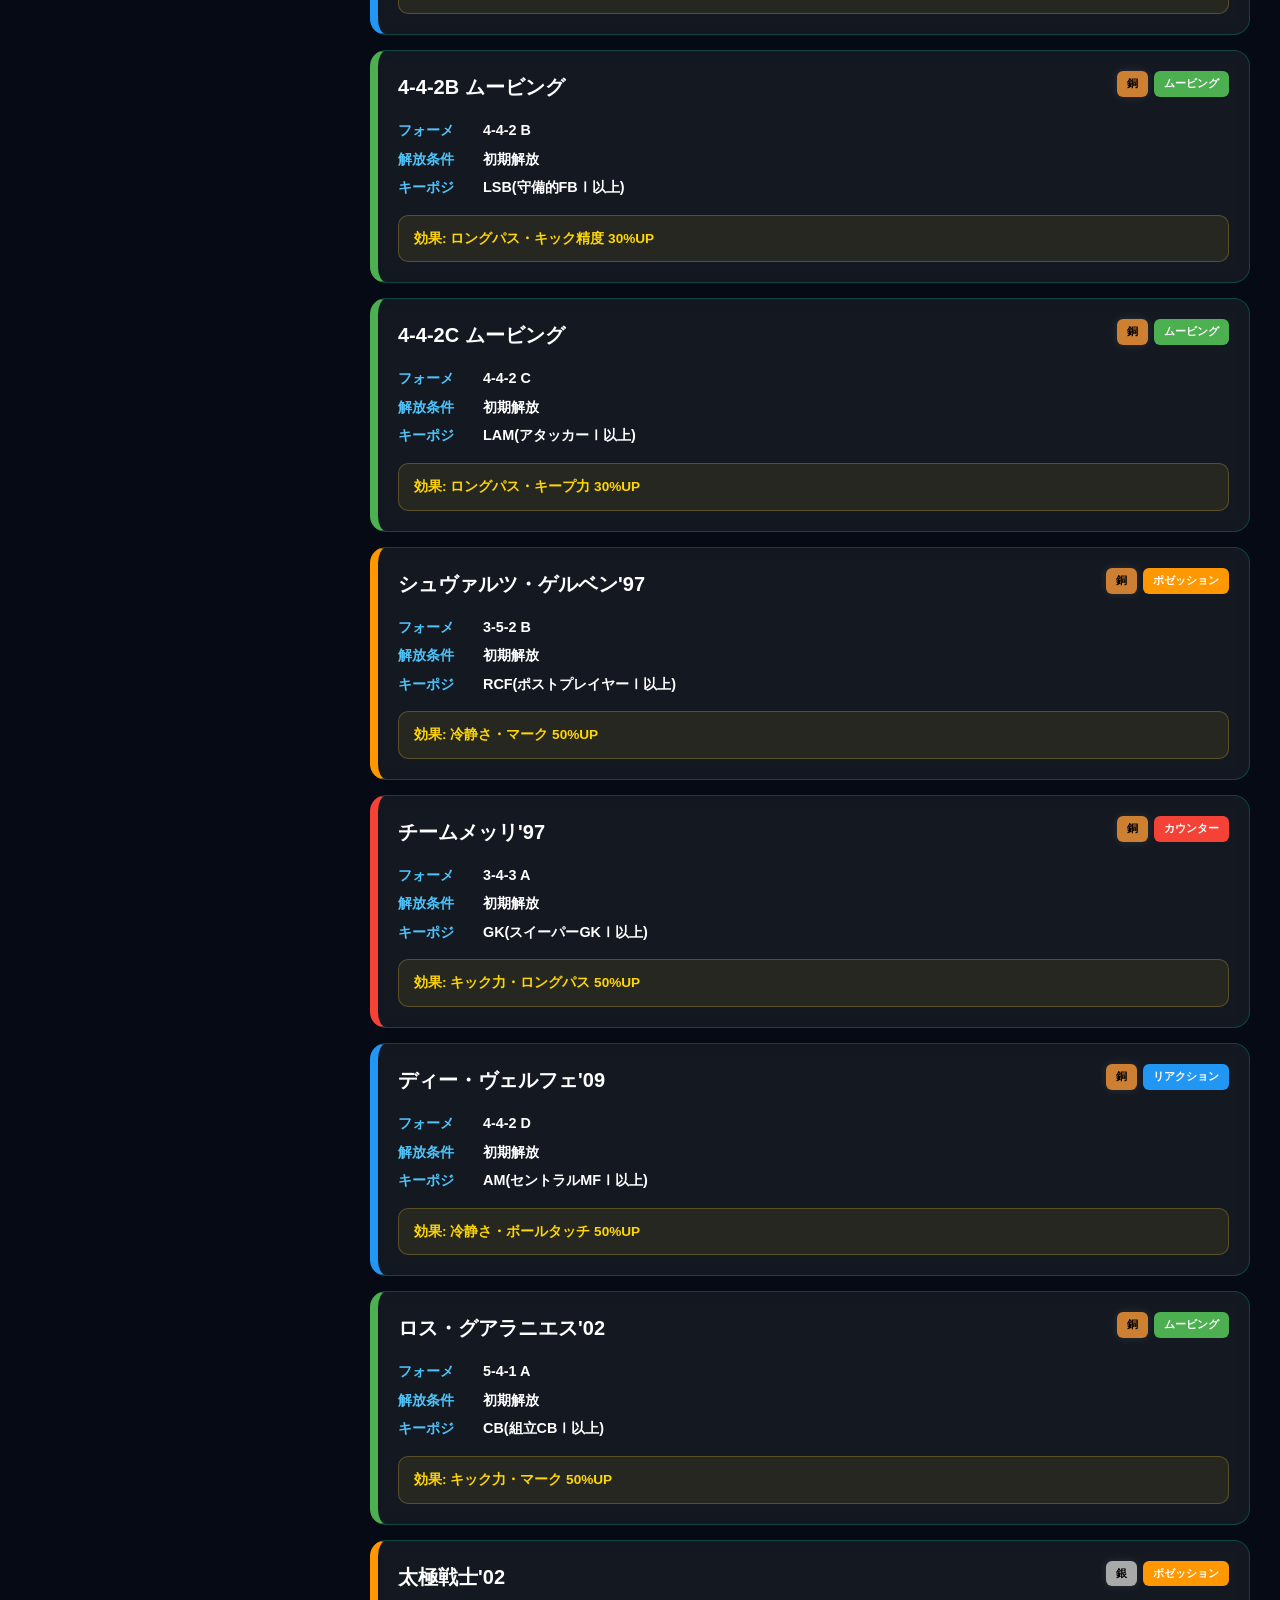
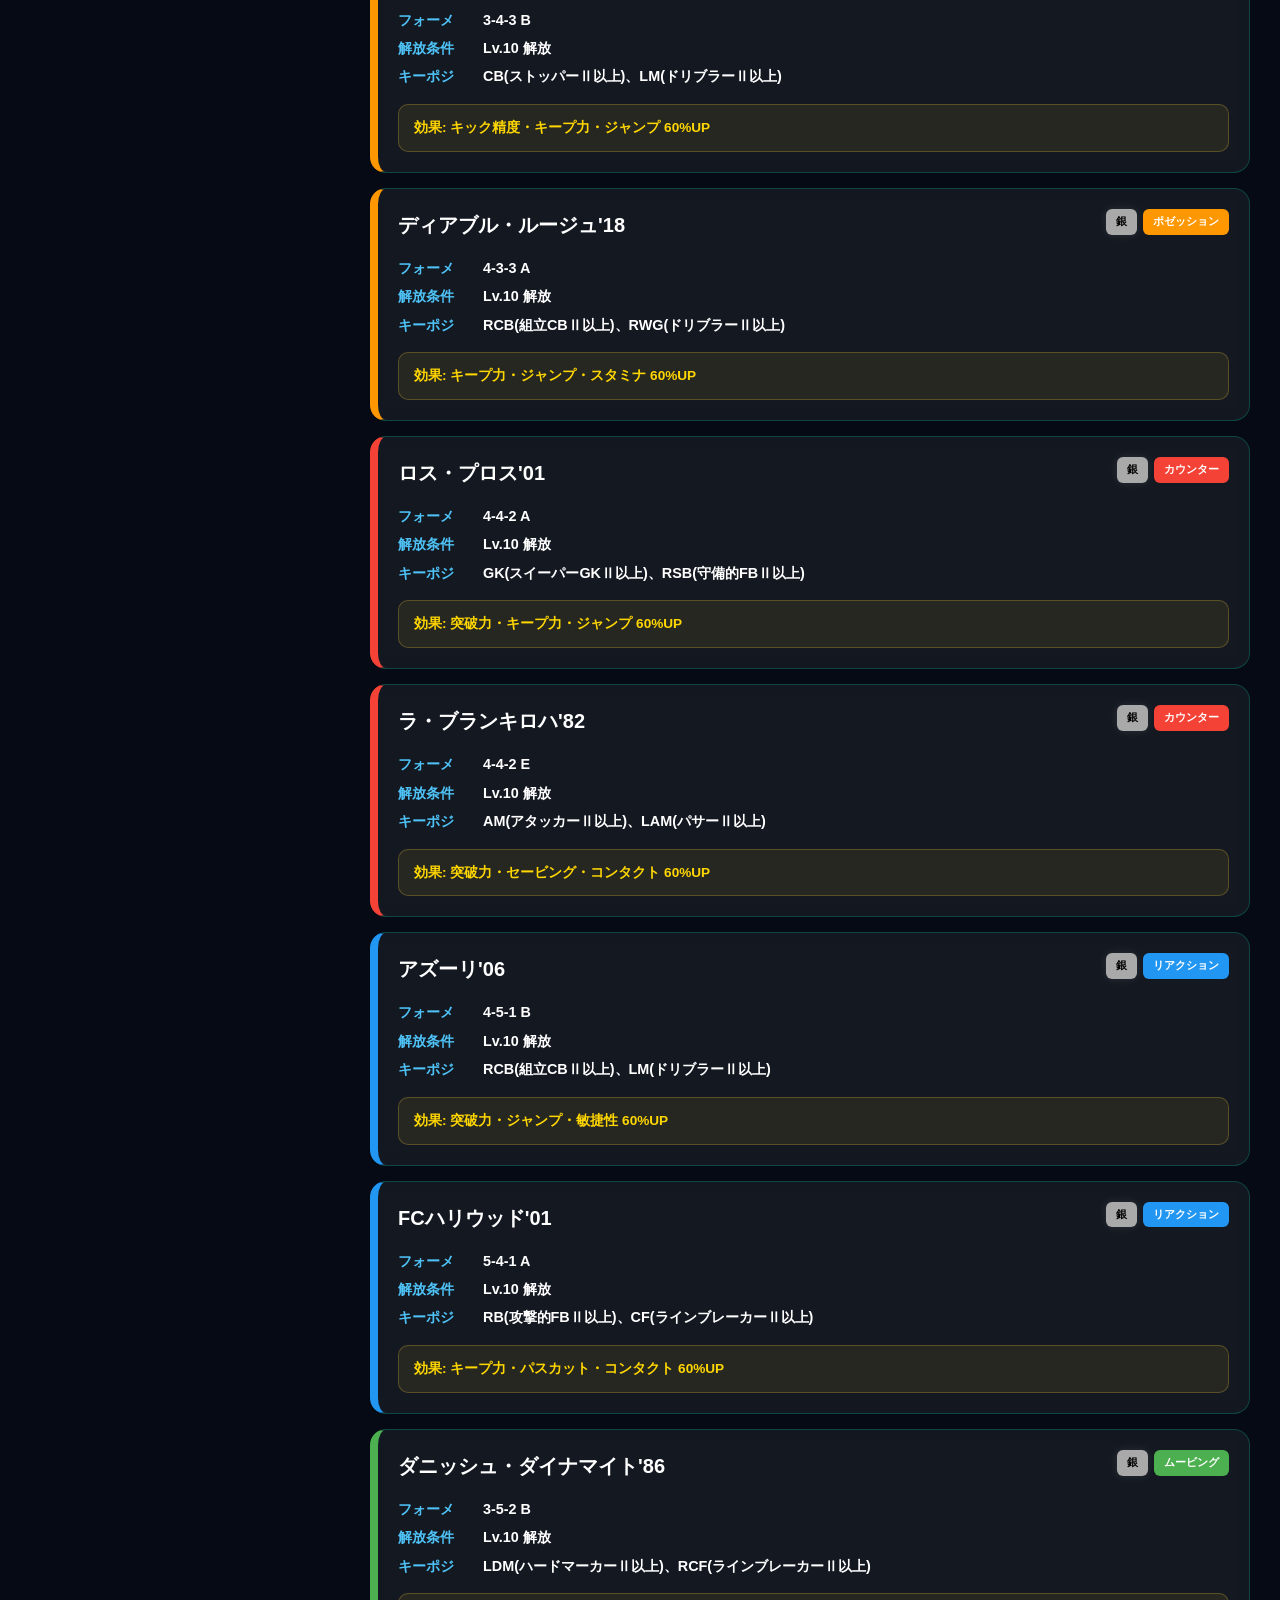
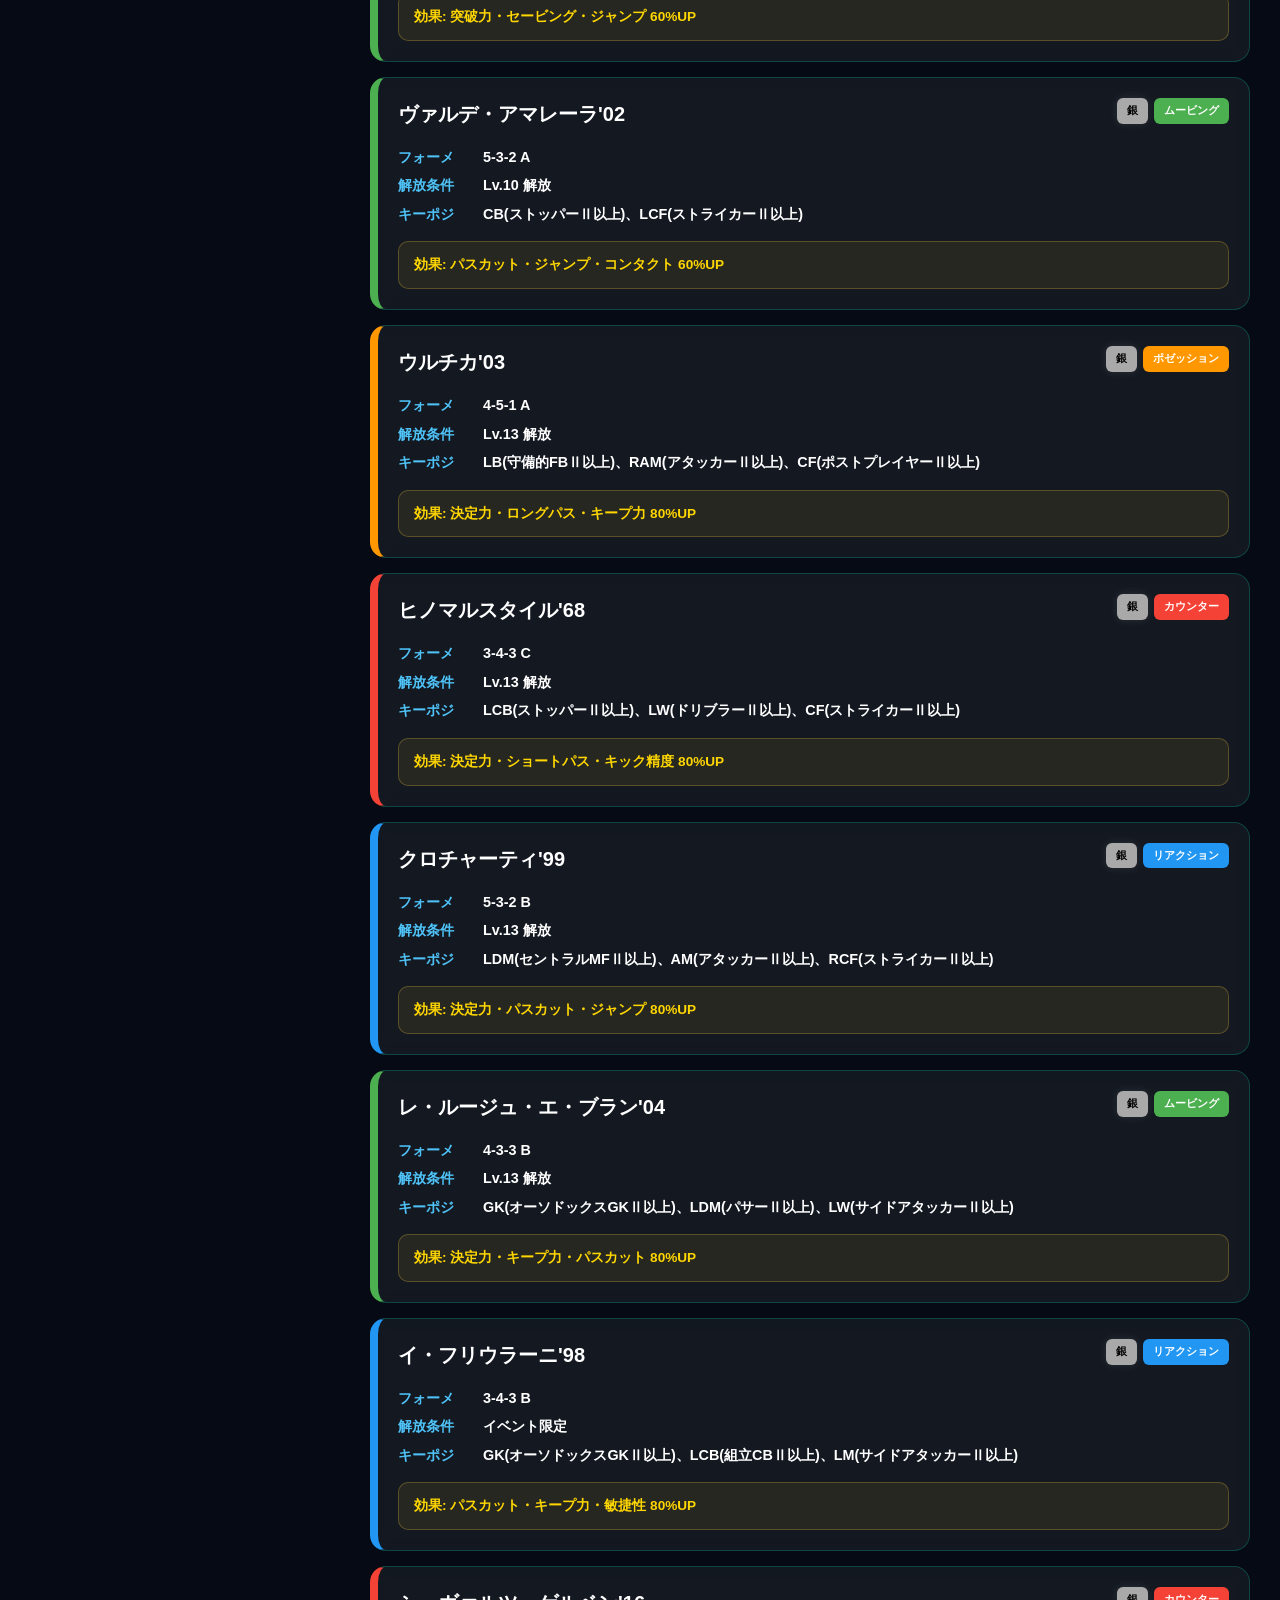
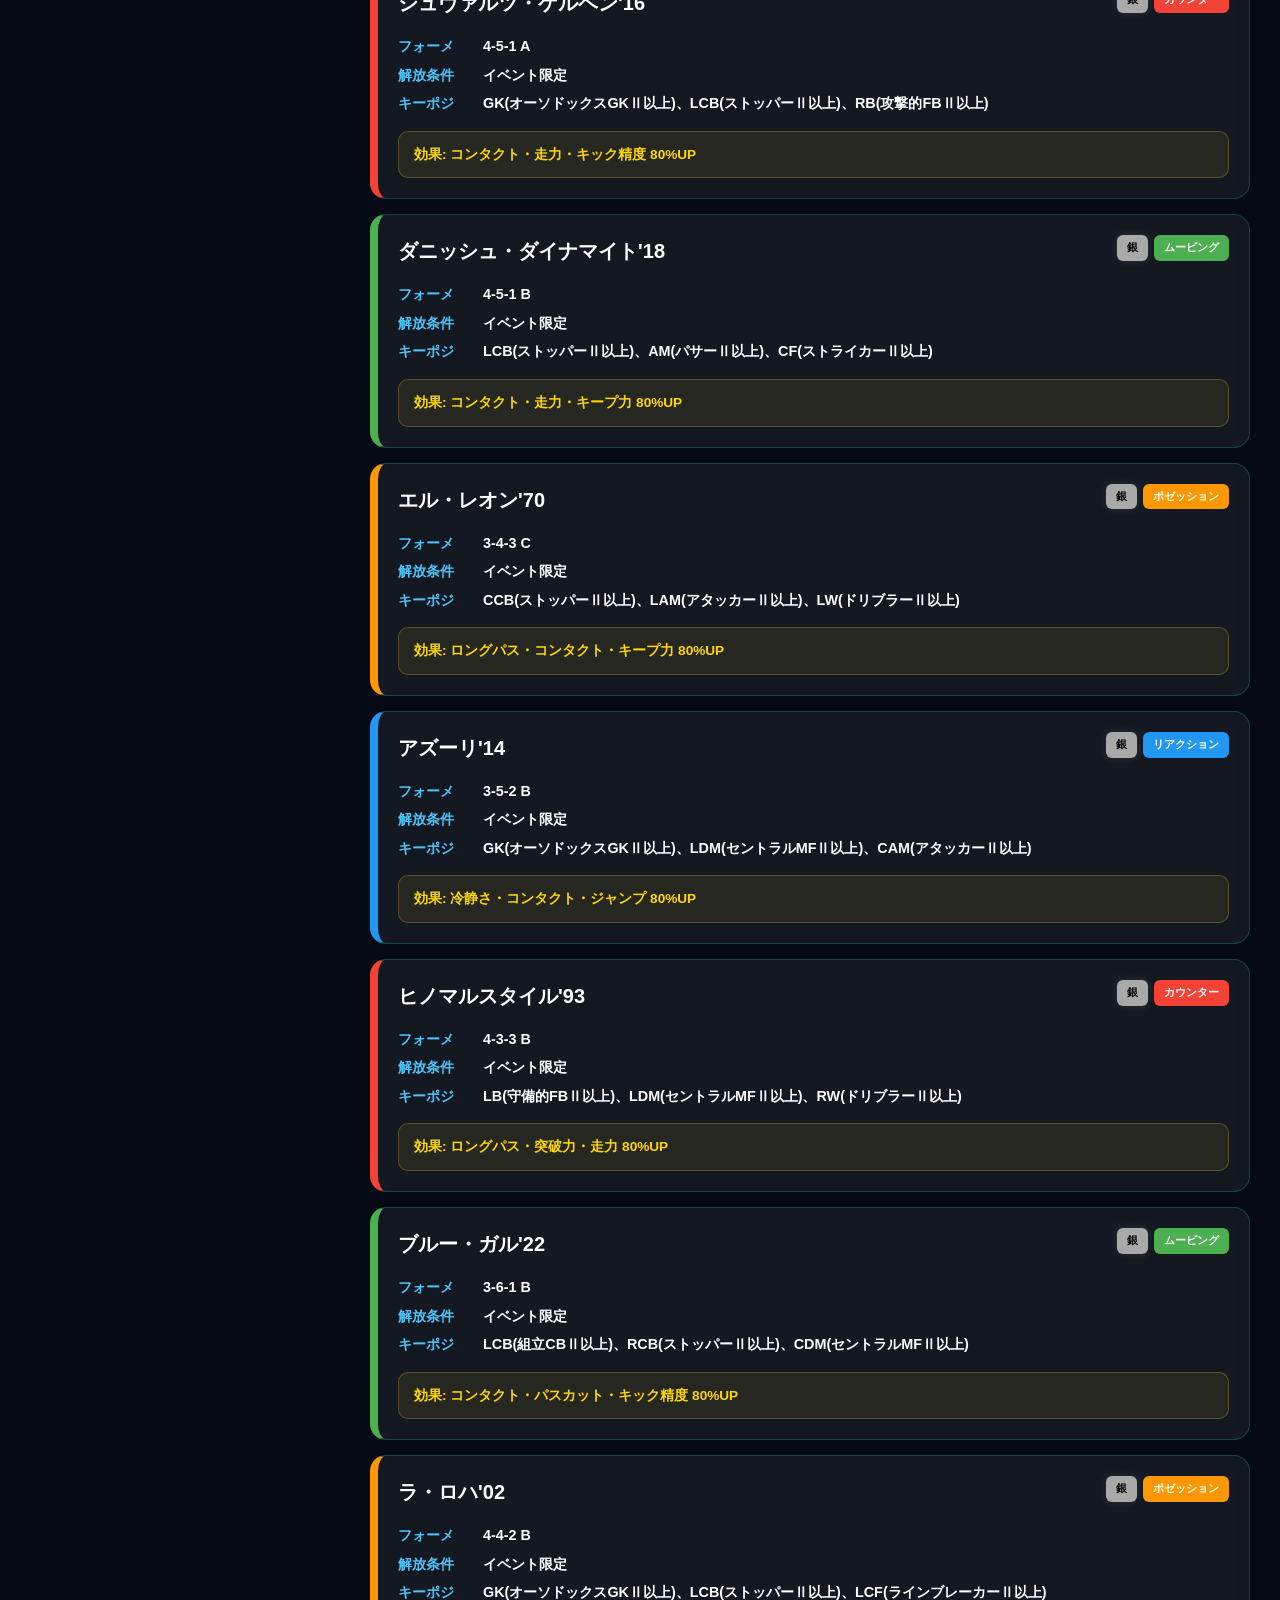
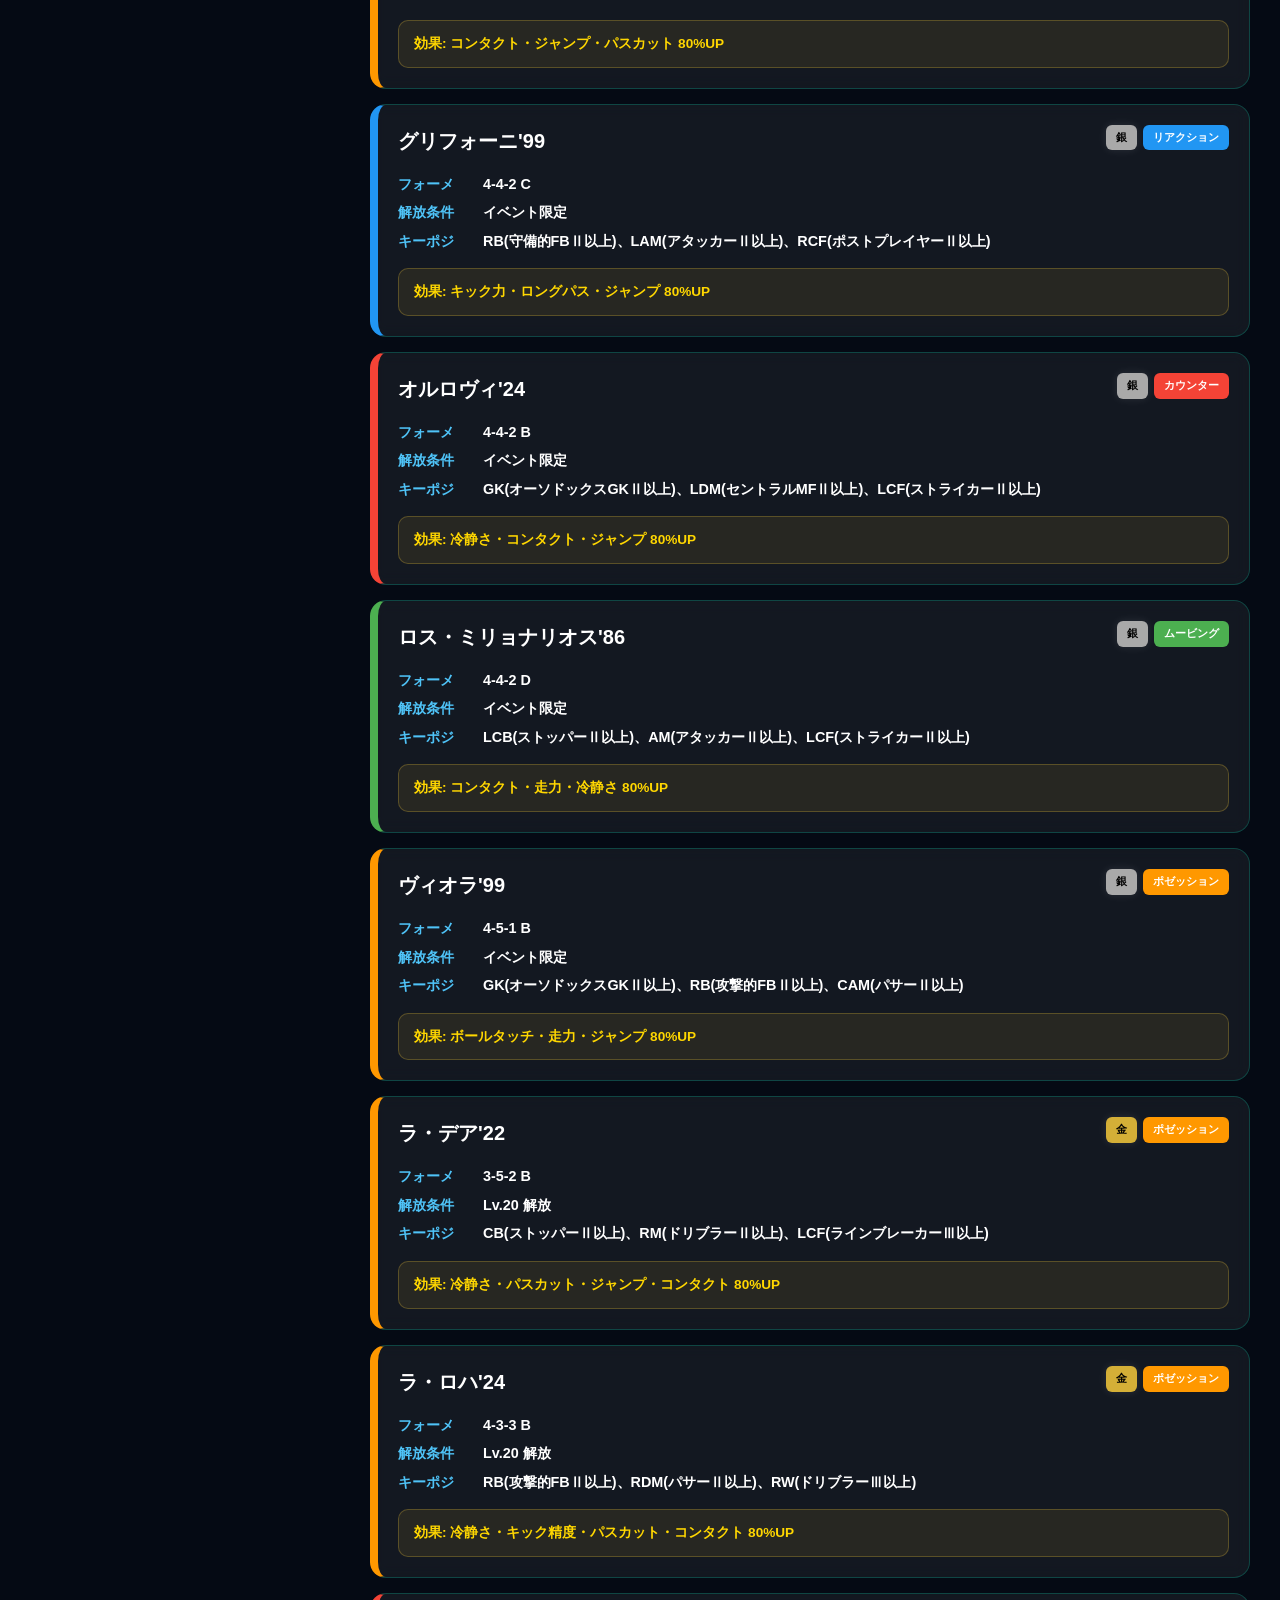
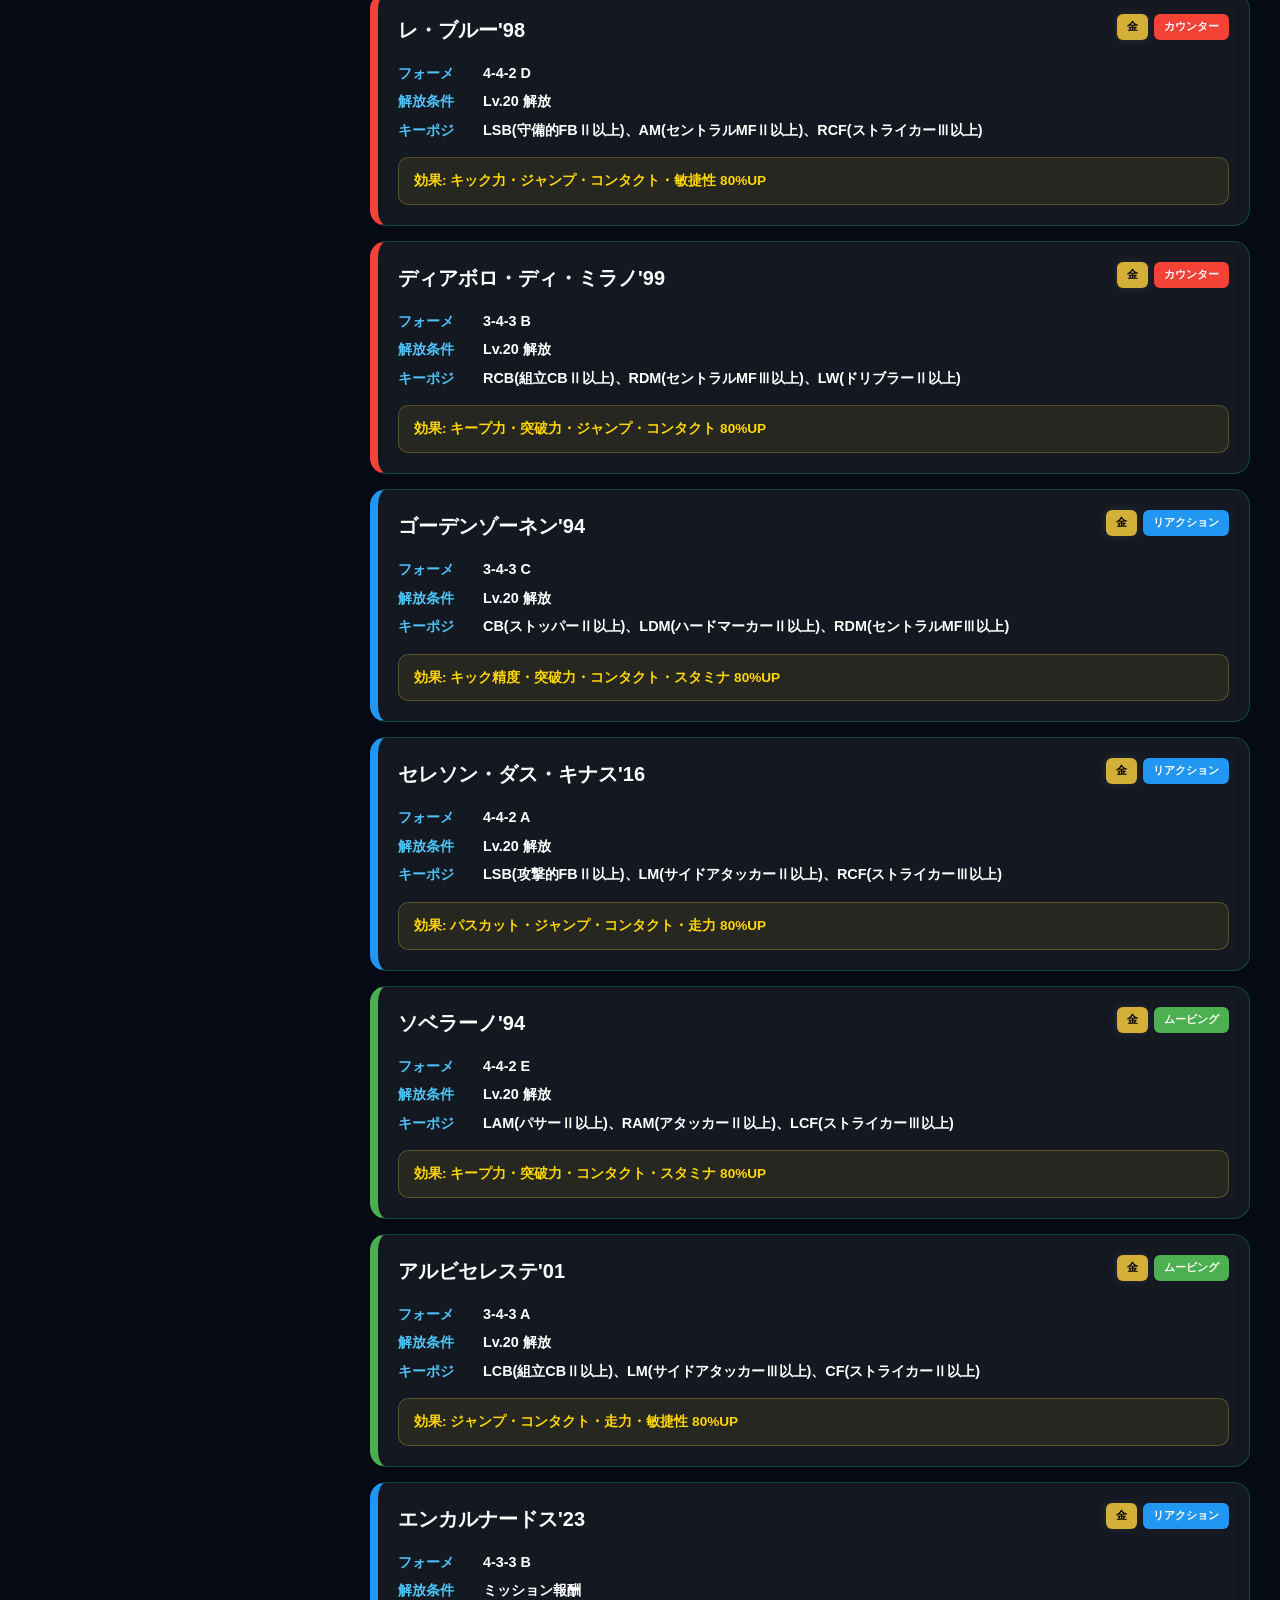
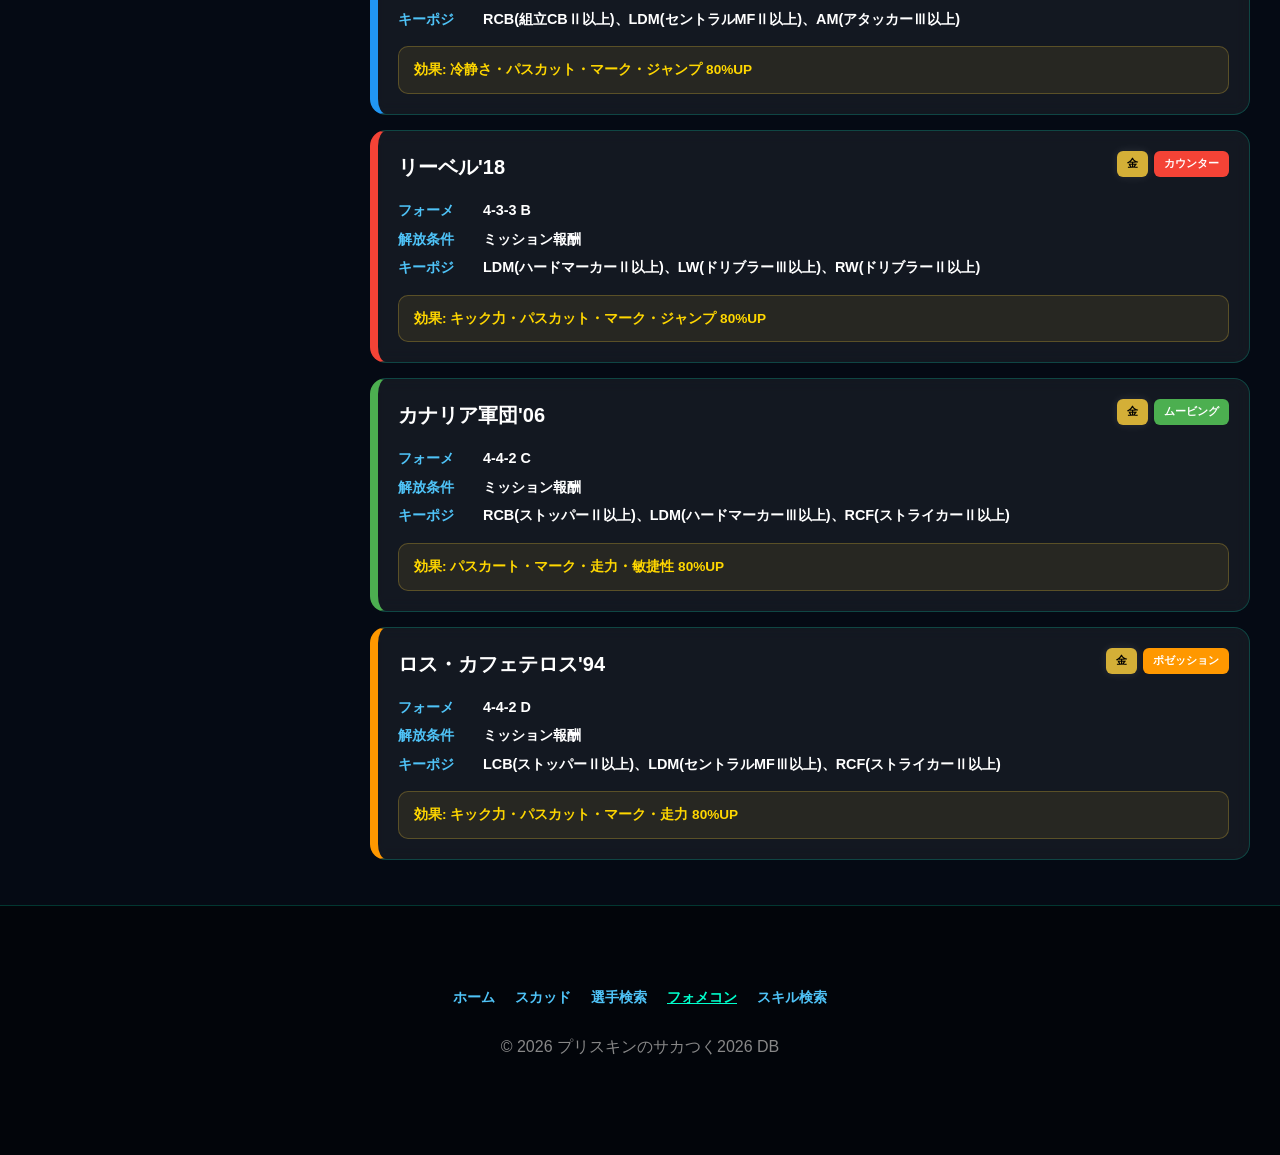
<file: formation-search.html>
<!DOCTYPE html>
<html lang="ja">
<head>
    <script async src="https://www.googletagmanager.com/gtag/js?id=G-KFYD72JSBG"></script>
    <script>
      window.dataLayer = window.dataLayer || [];
      function gtag(){dataLayer.push(arguments);}
      gtag('js', new Date());
      gtag('config', 'G-KFYD72JSBG');
    </script>

    <meta charset="UTF-8">
    <meta name="viewport" content="width=device-width, initial-scale=1.0, viewport-fit=cover">
    <title>フォメコン検索 | プリスキンのサカつく2026 DB</title>
    <style>
        :root {
            /* サカつく公式カラー */
            --sakatsuku-navy: #050a14;
            --sakatsuku-mint: #00ffcc;
            --sakatsuku-cyan: #4fc3f7;
            --page-bg: radial-gradient(circle at 50% -10%, #1a3a35 0%, #050a14 70%);
            
            --primary: var(--sakatsuku-mint);
            --dark: var(--sakatsuku-navy);
            --card-bg: rgba(255, 255, 255, 0.06);
            --border: rgba(0, 255, 204, 0.2);
            --text-main: #ffffff;
            --text-sub: #a0aec0;
            
            /* 戦術ポリシーカラー（公式風の鮮やかさ） */
            --possession: #ff9800; --counter: #f44336; --reaction: #2196f3; --moving: #4caf50;
            --gold: #d4af37; --silver: #a9a9a9; --bronze: #cd7f32;
            --nav-height: 60px;
        }

        * { box-sizing: border-box; -webkit-tap-highlight-color: transparent; }

        html, body {
            margin: 0; padding: 0; min-height: 100vh;
            background-color: var(--sakatsuku-navy);
            background-image: var(--page-bg);
            background-attachment: fixed;
        }

        body {
            font-family: 'Inter', 'Hiragino Kaku Gothic ProN', sans-serif;
            color: var(--text-main); line-height: 1.6; user-select: none;
        }

        /* ===== ナビゲーション ===== */
        .topnav {
            display: flex; justify-content: flex-start; align-items: center;
            background: rgba(5, 10, 20, 0.9); backdrop-filter: blur(15px);
            height: var(--nav-height); padding: 0 15px; position: sticky; top: 0; z-index: 1000;
            border-bottom: 2px solid var(--sakatsuku-mint); padding-top: env(safe-area-inset-top);
        }
        .nav-links { display: flex; overflow-x: auto; white-space: nowrap; gap: 4px; width: 100%; }
        .nav-links::-webkit-scrollbar { display: none; }
        .nav-links a {
            color: rgba(255,255,255,0.7); text-decoration: none; padding: 8px 14px;
            font-size: 0.85rem; font-weight: 800; border-radius: 10px; transition: 0.3s;
        }
        .nav-links a.current { color: #000; background: var(--sakatsuku-mint); box-shadow: 0 0 15px rgba(0, 255, 204, 0.5); }

        /* ===== レイアウト ===== */
        .container { display: flex; max-width: 1400px; margin: 0 auto; min-height: calc(100vh - 120px); }

        /* ===== サイドバー（公式UIパネル風） ===== */
        .sidebar {
            width: 340px; background: rgba(5, 10, 20, 0.4); padding: 25px;
            border-right: 1px solid var(--border); backdrop-filter: blur(10px);
            height: calc(100vh - var(--nav-height)); position: sticky; top: var(--nav-height); overflow-y: auto;
        }
        .sidebar h3 { font-size: 1.1rem; margin-top: 0; color: var(--sakatsuku-mint); border-left: 5px solid var(--sakatsuku-mint); padding-left: 12px; margin-bottom: 20px; font-weight: 900; }
        
        .search-header { display: flex; justify-content: space-between; align-items: center; margin-bottom: 15px; }
        .count-badge { background: var(--sakatsuku-mint); color: #000; padding: 3px 12px; border-radius: 20px; font-size: 0.75rem; font-weight: 900; }

        .search-input {
            width: 100%; padding: 14px; border: 1px solid var(--border); border-radius: 12px;
            margin-bottom: 25px; font-size: 0.95rem; background: rgba(0,0,0,0.5); color: #fff; outline: none; transition: 0.3s;
        }
        .search-input:focus { border-color: var(--sakatsuku-mint); box-shadow: 0 0 10px rgba(0, 255, 204, 0.2); }

        .filter-section { margin-bottom: 15px; border-radius: 12px; overflow: hidden; border: 1px solid var(--border); background: rgba(0,0,0,0.3); }
        .filter-title { font-size: 0.85rem; font-weight: 900; color: var(--sakatsuku-cyan); padding: 12px 15px; border-bottom: 1px solid var(--border); }
        .filter-options { padding: 12px; }

        select {
            width: 100%; padding: 12px; border: 1px solid var(--border); border-radius: 8px;
            font-size: 0.9rem; background: rgba(0,0,0,0.5); color: #fff; outline: none; cursor: pointer;
            -webkit-appearance: none;
            background-image: url("data:image/svg+xml;charset=UTF-8,%3Csvg xmlns='http://www.w3.org/2000/svg' viewBox='0 0 24 24' fill='none' stroke='%2300ffcc' stroke-width='3' stroke-linecap='round' stroke-linejoin='round'%3E%3Cpolyline points='6 9 12 15 18 9'%3E%3C/polyline%3E%3C/svg%3E");
            background-repeat: no-repeat; background-position: right 12px center; background-size: 1.1em;
        }

        /* ===== メインコンテンツ ===== */
        .main { flex: 1; padding: 30px; }
        .main h1 { font-size: 1.8rem; margin-top: 0; color: #fff; font-weight: 900; margin-bottom: 25px; text-shadow: 0 0 15px rgba(0, 255, 204, 0.2); }

        /* コンボカード（サカつく2026デザイン） */
        .combo-card {
            background: var(--card-bg); border-radius: 16px; padding: 20px;
            margin-bottom: 15px; border: 1px solid var(--border); border-left-width: 8px;
            backdrop-filter: blur(8px); position: relative; animation: fadeIn 0.4s ease-out;
        }
        .policy-possession { border-left-color: var(--possession); }
        .policy-counter { border-left-color: var(--counter); }
        .policy-reaction { border-left-color: var(--reaction); }
        .policy-moving { border-left-color: var(--moving); }

        .card-top { display: flex; justify-content: space-between; align-items: flex-start; margin-bottom: 15px; gap: 10px; }
        .combo-title { font-size: 1.25rem; font-weight: 900; color: #fff; flex: 1; }
        
        .badge-container { display: flex; gap: 6px; }
        .p-badge, .r-badge { font-size: 0.7rem; font-weight: 900; color: #000; padding: 4px 10px; border-radius: 6px; background: #fff; }
        .r-badge { box-shadow: 0 0 10px rgba(255,255,255,0.1); }

        .details { font-size: 0.9rem; line-height: 1.7; color: var(--text-sub); }
        .row { display: flex; margin-bottom: 4px; }
        .label { font-weight: 900; width: 85px; color: var(--sakatsuku-cyan); flex-shrink: 0; }
        .val { color: #fff; font-weight: 600; }

        .effect-tag {
            margin-top: 15px; padding: 12px 15px; background: rgba(212, 175, 55, 0.1);
            border-radius: 10px; font-size: 0.85rem; font-weight: 800;
            color: #ffd700; border: 1px solid rgba(212, 175, 55, 0.3);
        }

        /* ===== フッター ===== */
        footer {
            text-align: center; padding: 80px 20px; background: rgba(0,0,0,0.5);
            color: #888; border-top: 1px solid var(--border);
        }
        .footer-nav { display: flex; flex-wrap: wrap; justify-content: center; gap: 20px; font-size: 0.9rem; margin-bottom: 25px; }
        .footer-nav a { color: var(--sakatsuku-cyan); text-decoration: none; font-weight: 700; }
        .footer-nav a.current-footer { color: var(--sakatsuku-mint); text-decoration: underline; }

        @keyframes fadeIn { from { opacity: 0; transform: translateY(10px); } to { opacity: 1; } }

        @media (max-width: 900px) {
            .container { flex-direction: column; }
            .sidebar { width: 100%; border-right: none; border-bottom: 1px solid var(--border); height: auto; position: relative; top: 0; padding: 20px; }
            .main { padding: 20px; }
        }
    </style>
</head>
<body>

<header class="topnav">
    <nav class="nav-links">
        <a href="index.html">ホーム</a>
        <a href="builder.html">スカッド</a>
        <a href="search.html">選手</a>
        <a href="formation-search.html" class="current">フォメコン</a>
        <a href="skills.html">スキル</a>
    </nav>
</header>

<div class="container">
    <div class="sidebar">
        <div class="search-header">
            <h3>絞り込み</h3>
            <div class="count-badge" id="resCount">0 件</div>
        </div>
        
        <input type="text" id="q" class="search-input" placeholder="名前、フォメ、レア度...">

        <div class="filter-section">
            <div class="filter-title">レア度</div>
            <div class="filter-options">
                <select id="fRarity">
                    <option value="">すべてのレア度</option>
                    <option value="金">金コンボ</option>
                    <option value="銀">銀コンボ</option>
                    <option value="銅">銅コンボ</option>
                </select>
            </div>
        </div>

        <div class="filter-section">
            <div class="filter-title">ポリシー</div>
            <div class="filter-options">
                <select id="fPolicy">
                    <option value="">すべてのポリシー</option>
                    <option value="ポゼッション">ポゼッション</option>
                    <option value="カウンター">カウンター</option>
                    <option value="リアクション">リアクション</option>
                    <option value="ムービング">ムービング</option>
                </select>
            </div>
        </div>

        <div class="filter-section">
            <div class="filter-title">解放レベル</div>
            <div class="filter-options">
                <select id="fLevel">
                    <option value="">すべての条件</option>
                    <option value="初期">初期解放</option>
                    <option value="10">Lv.10解放</option>
                    <option value="13">Lv.13解放</option>
                    <option value="20">Lv.20解放</option>
                    <option value="ミッション">ミッション限定</option>
                    <option value="イベント">イベント限定</option>
                </select>
            </div>
        </div>
    </div>

    <div class="main">
        <h1>フォーメーションコンボ検索</h1>
        <div id="list">読み込み中...</div>
    </div>
</div>

<footer>
    <div class="footer-nav">
        <a href="index.html">ホーム</a>
        <a href="builder.html">スカッド</a>
        <a href="search.html">選手検索</a>
        <a href="formation-search.html" class="current-footer">フォメコン</a>
        <a href="skills.html">スキル検索</a>
    </div>
    <p class="copyright">&copy; 2026 プリスキンのサカつく2026 DB</p>
</footer>

<script src="formations.js"></script>
<script>
    const listEl = document.getElementById('list');
    const qEl = document.getElementById('q');
    const rEl = document.getElementById('fRarity');
    const pEl = document.getElementById('fPolicy');
    const lEl = document.getElementById('fLevel');
    const countEl = document.getElementById('resCount');

    const colors = { "ポゼッション": "var(--possession)", "カウンター": "var(--counter)", "リアクション": "var(--reaction)", "ムービング": "var(--moving)" };
    const rColors = { "金": "var(--gold)", "銀": "var(--silver)", "銅": "var(--bronze)" };
    const pClass = { "ポゼッション": "possession", "カウンター": "counter", "リアクション": "reaction", "ムービング": "moving" };

    function normalize(str) {
        if (!str) return "";
        return str.toLowerCase()
            .replace(/2/g, 'ii').replace(/ii/g, 'ⅱ')
            .replace(/3/g, 'iii').replace(/iii/g, 'ⅲ')
            .replace(/1/g, 'i').replace(/i/g, 'ⅰ');
    }

    function render() {
        const query = normalize(qEl.value);
        const rarity = rEl.value;
        const policy = pEl.value;
        const level = lEl.value;

        const filtered = (typeof FORMATIONS_DATA !== 'undefined' ? FORMATIONS_DATA : []).filter(d => {
            const targetText = normalize(d.name + d.formation + d.keys + (d.rarity || ""));
            const matchQ = targetText.includes(query);
            const matchR = !rarity || d.rarity === rarity;
            const matchP = !policy || d.policy === policy;
            const matchL = !level || d.level === level;
            return matchQ && matchR && matchP && matchL;
        });

        countEl.textContent = `${filtered.length} 件`;
        
        if (filtered.length === 0) {
            listEl.innerHTML = '<div style="text-align:center; padding:50px; color:var(--text-sub); font-weight:700;">条件に合うコンボが見つかりません。</div>';
            return;
        }

        listEl.innerHTML = filtered.map(d => {
            let levelDisplay = d.level;
            if (d.level !== "イベント" && d.level !== "初期" && d.level !== "ミッション") {
                levelDisplay = `Lv.${d.level} 解放`;
            } else if (d.level === "イベント") {
                levelDisplay = "イベント限定";
            } else if (d.level === "ミッション") {
                levelDisplay = "ミッション報酬";
            } else if (d.level === "初期") {
                levelDisplay = "初期解放";
            }

            return `
                <div class="combo-card policy-${pClass[d.policy]}">
                    <div class="card-top">
                        <div class="combo-title">${d.name}</div>
                        <div class="badge-container">
                            <div class="r-badge" style="background:${rColors[d.rarity] || '#fff'}; color:#000;">${d.rarity || '不明'}</div>
                            <div class="p-badge" style="background:${colors[d.policy]}; color:#fff;">${d.policy}</div>
                        </div>
                    </div>
                    <div class="details">
                        <div class="row"><div class="label">フォーメ</div><div class="val">${d.formation}</div></div>
                        <div class="row"><div class="label">解放条件</div><div class="val">${levelDisplay}</div></div>
                        <div class="row"><div class="label">キーポジ</div><div class="val">${d.keys}</div></div>
                    </div>
                    <div class="effect-tag">効果: ${d.effect}</div>
                </div>
            `;
        }).join('');
    }

    [qEl, rEl, pEl, lEl].forEach(el => el.addEventListener('input', render));
    window.onload = render;
</script>
</body>
</html>
</file>
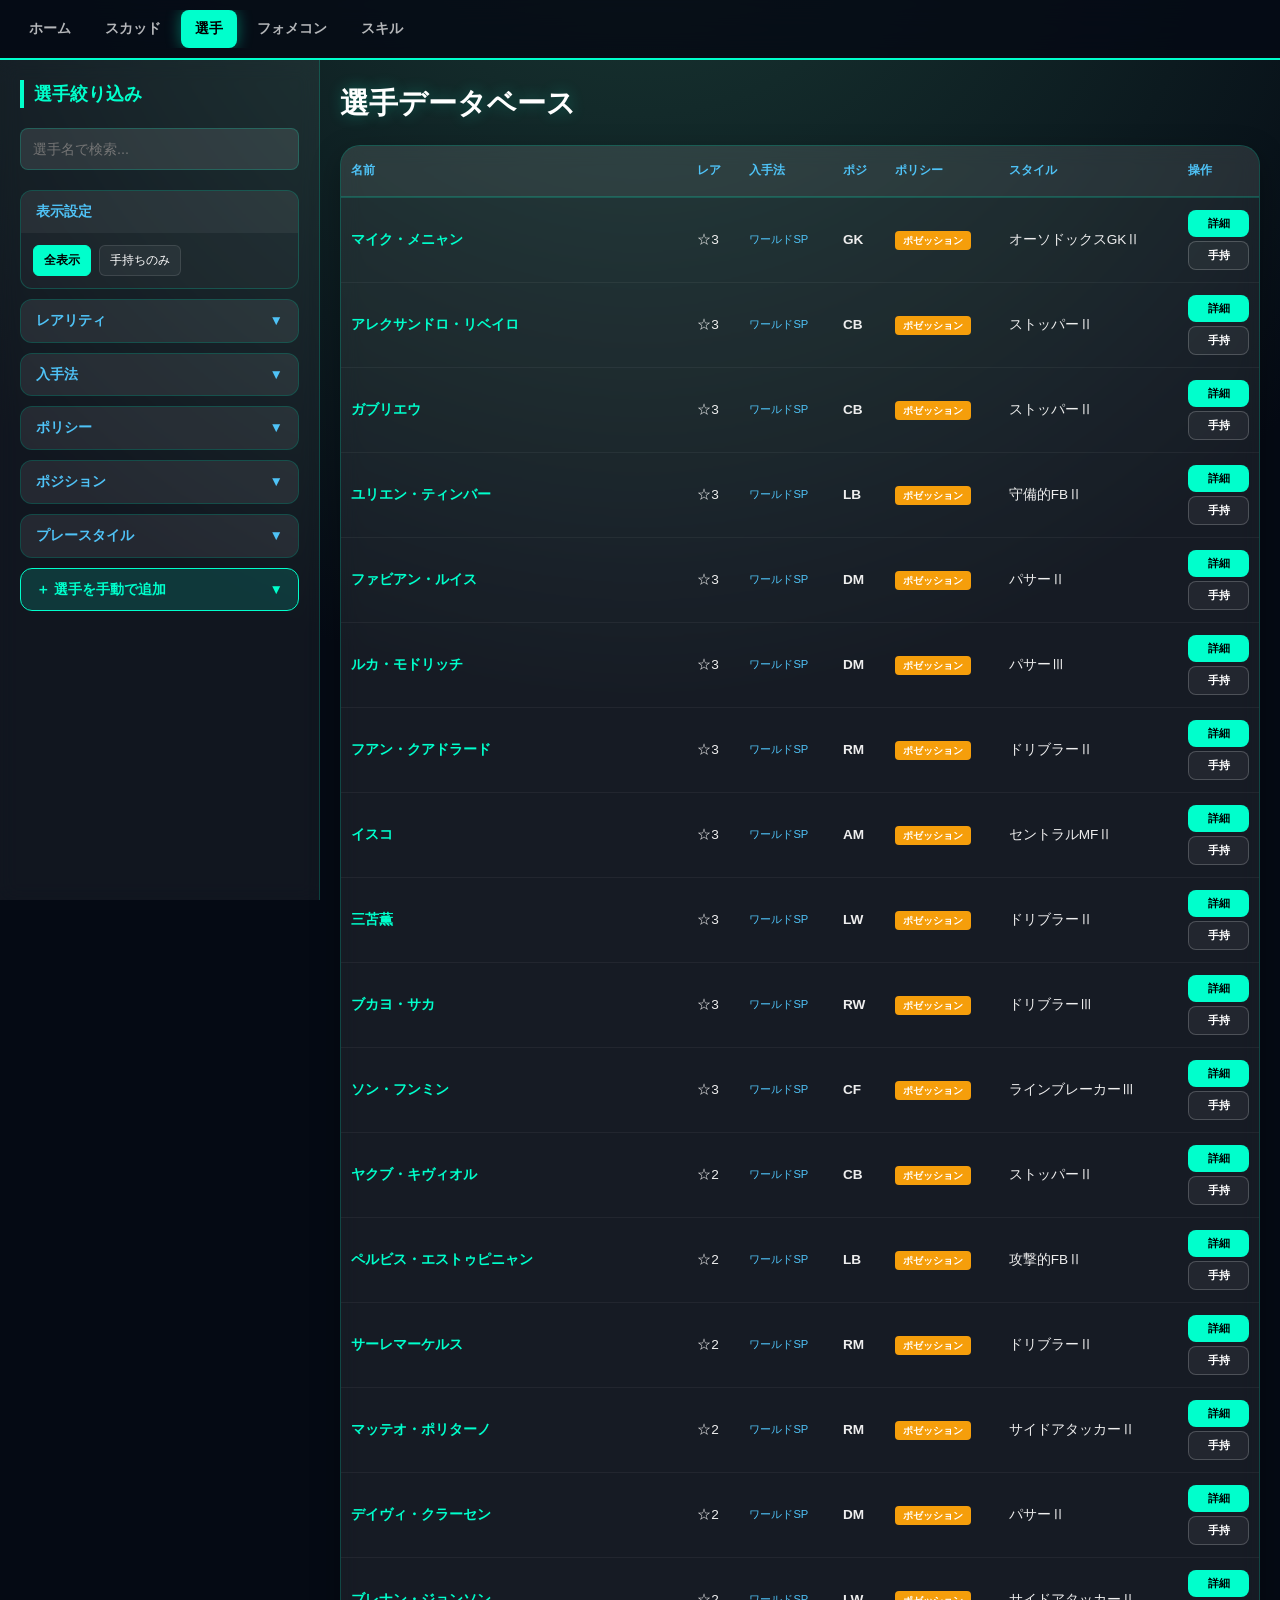
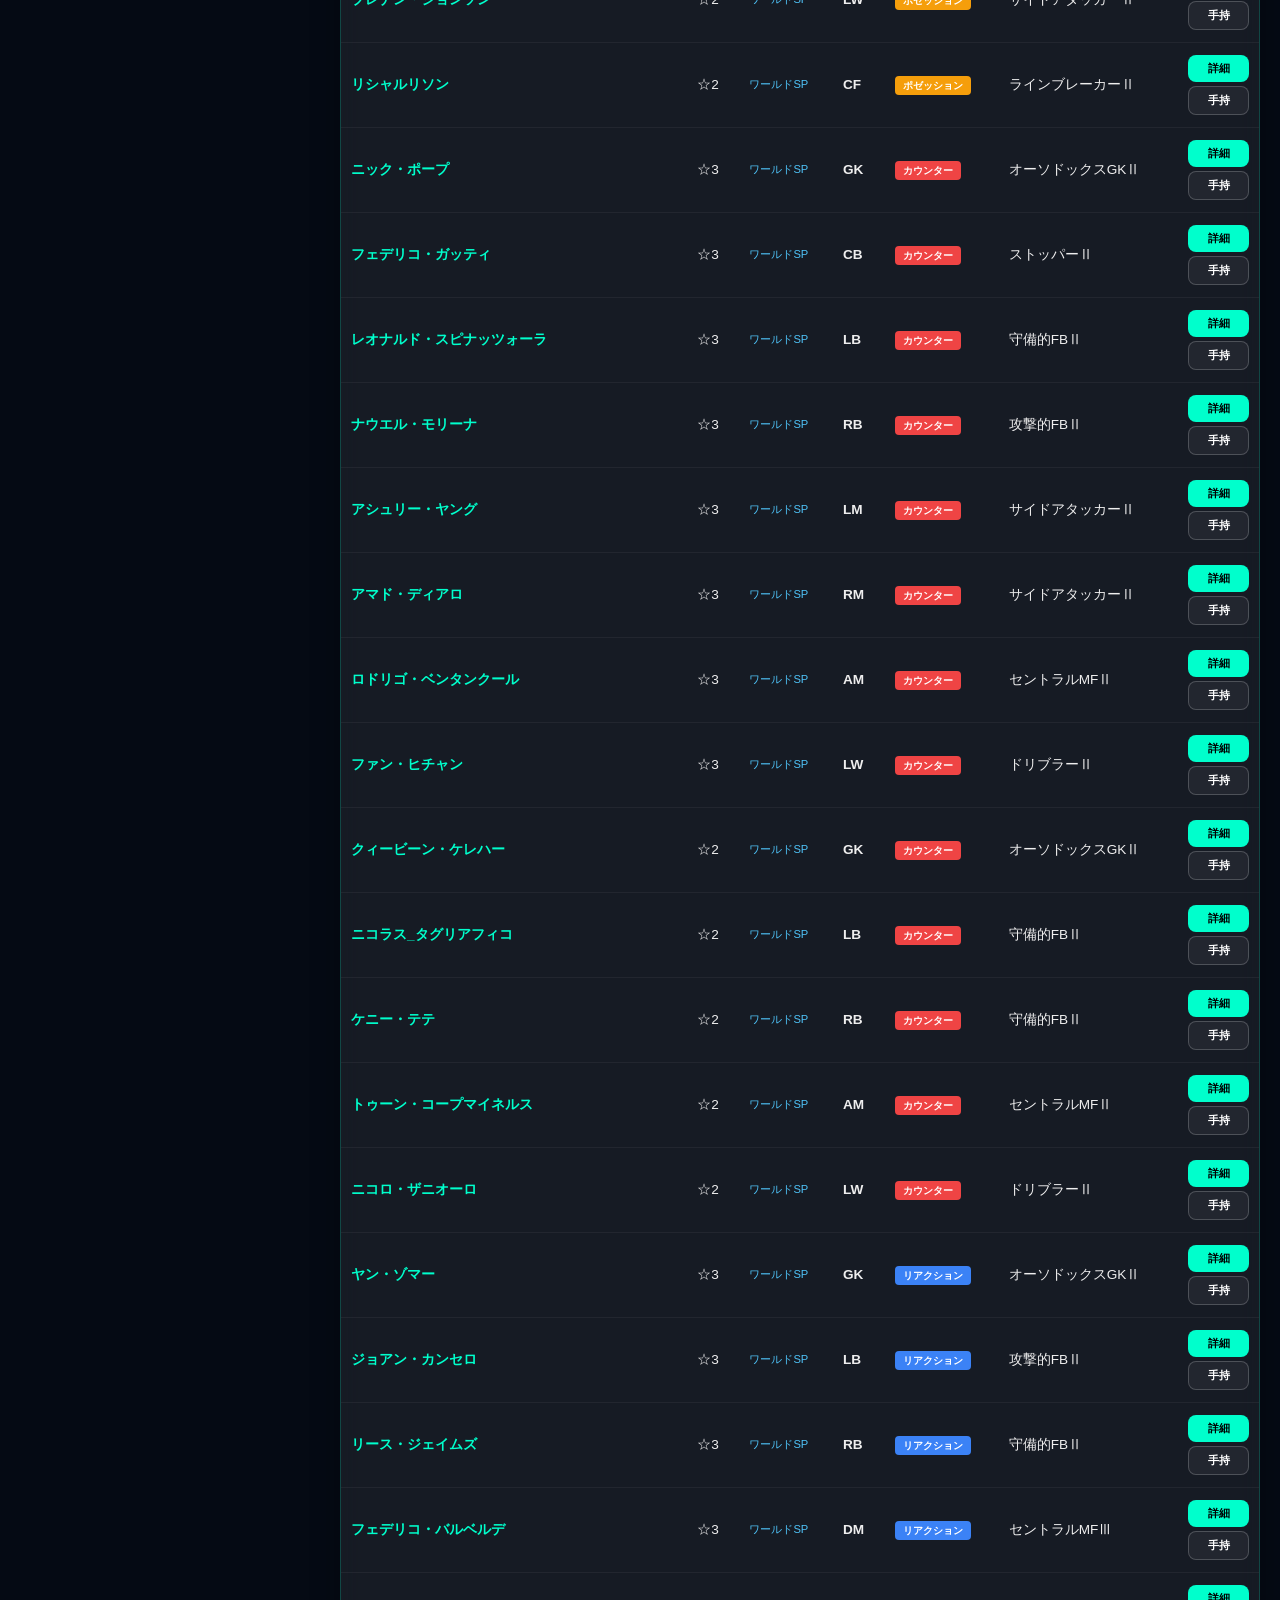
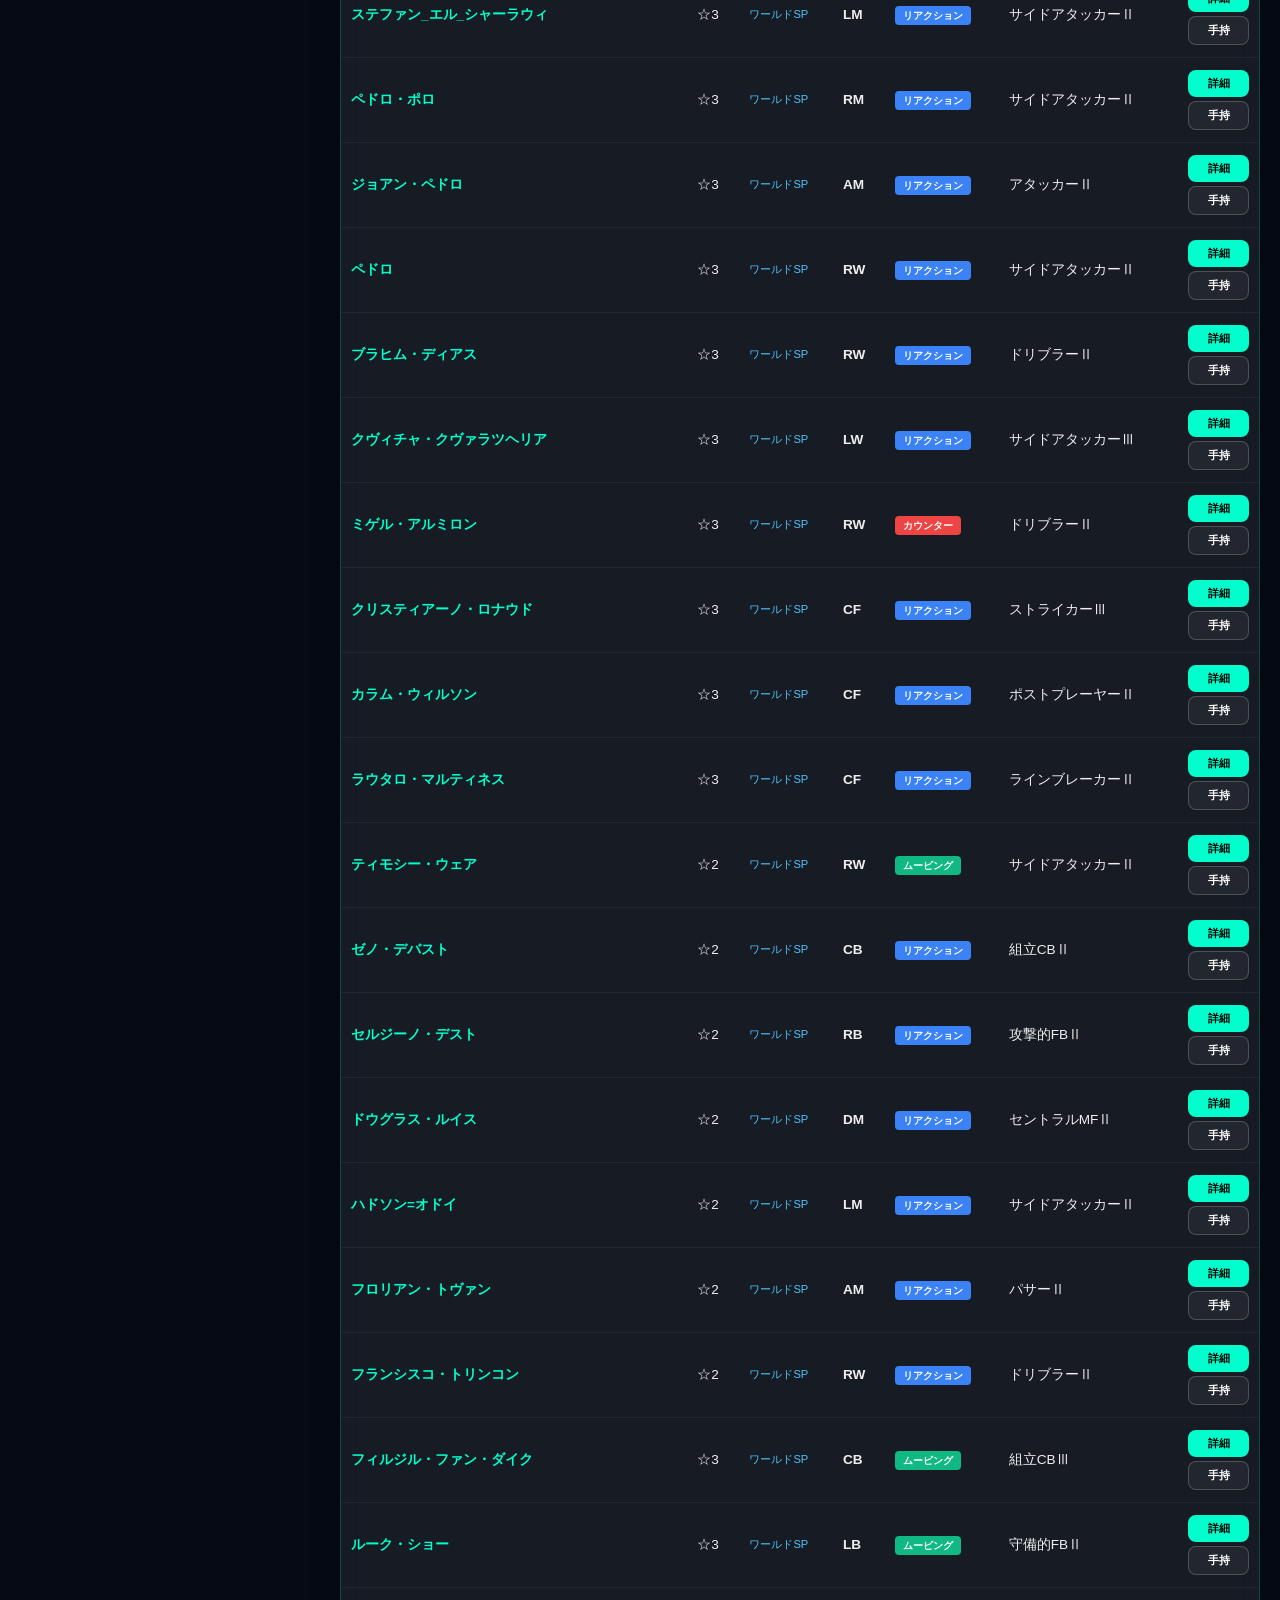
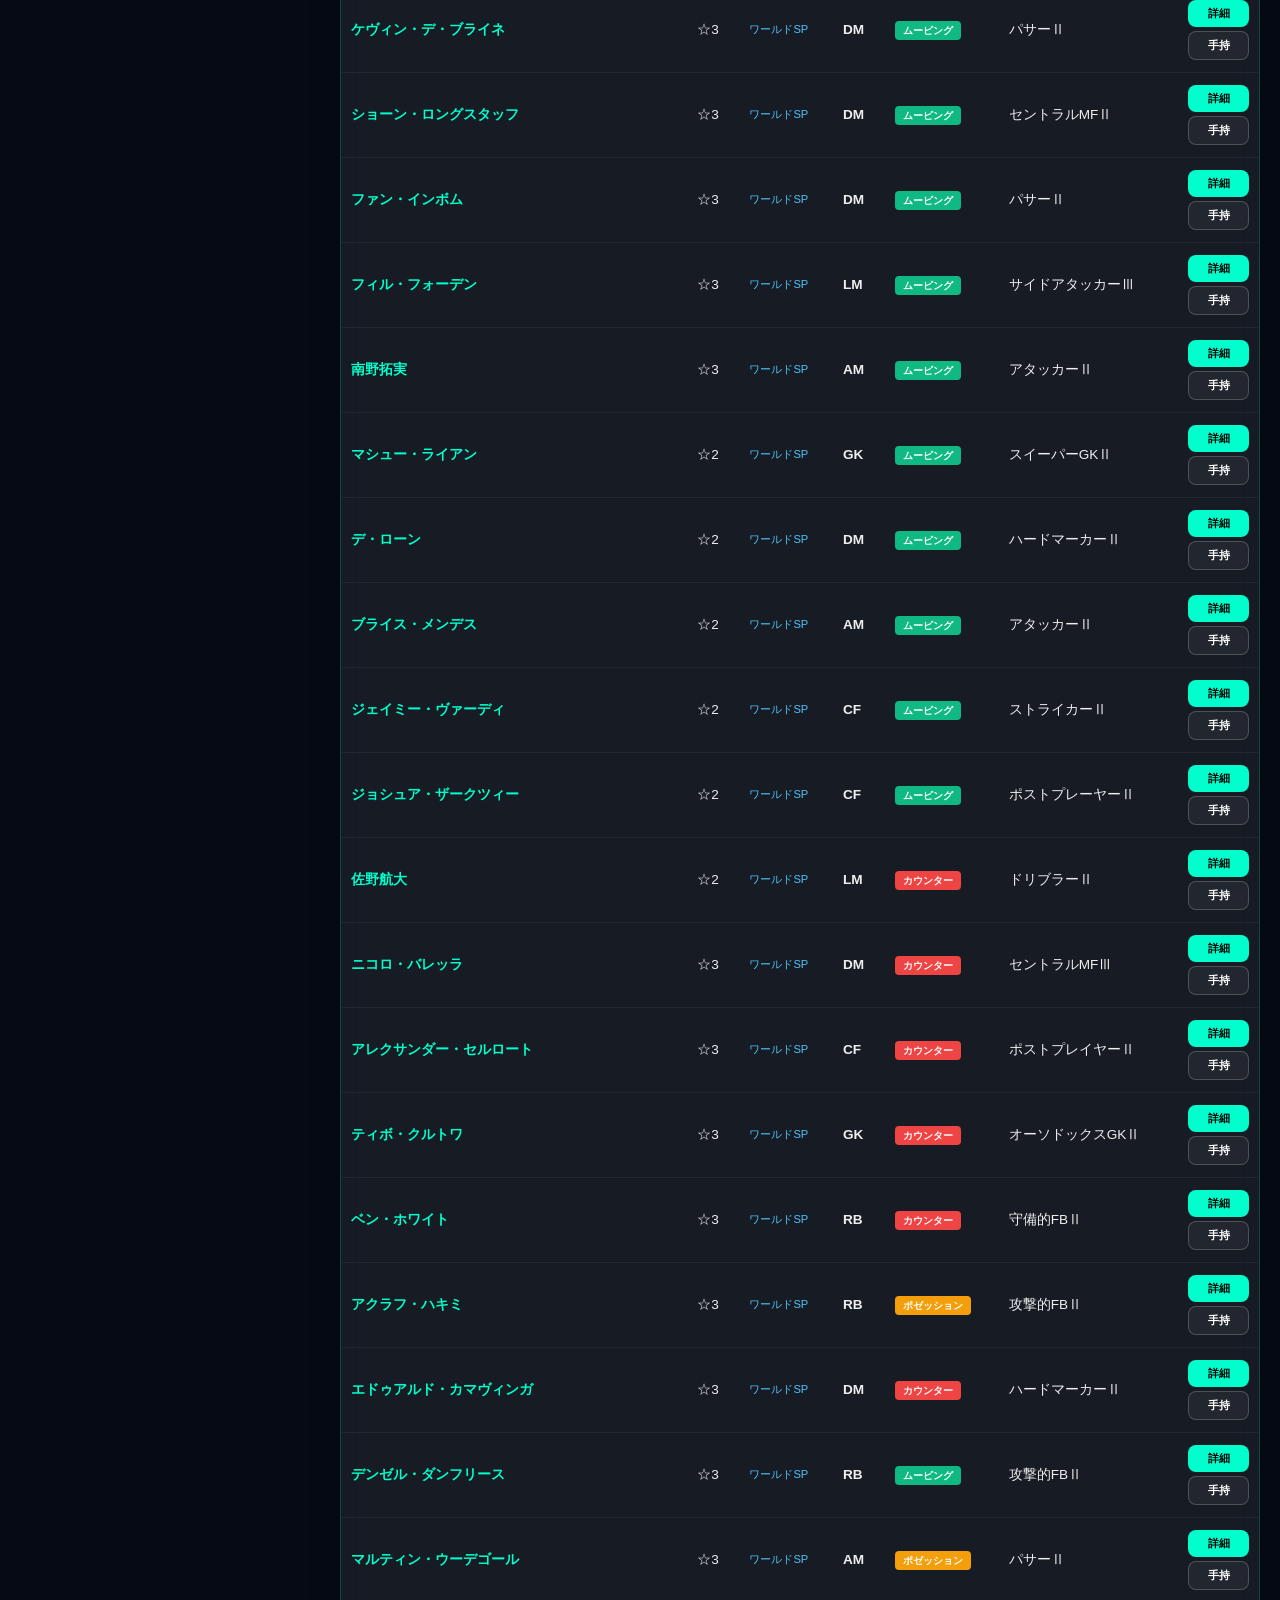
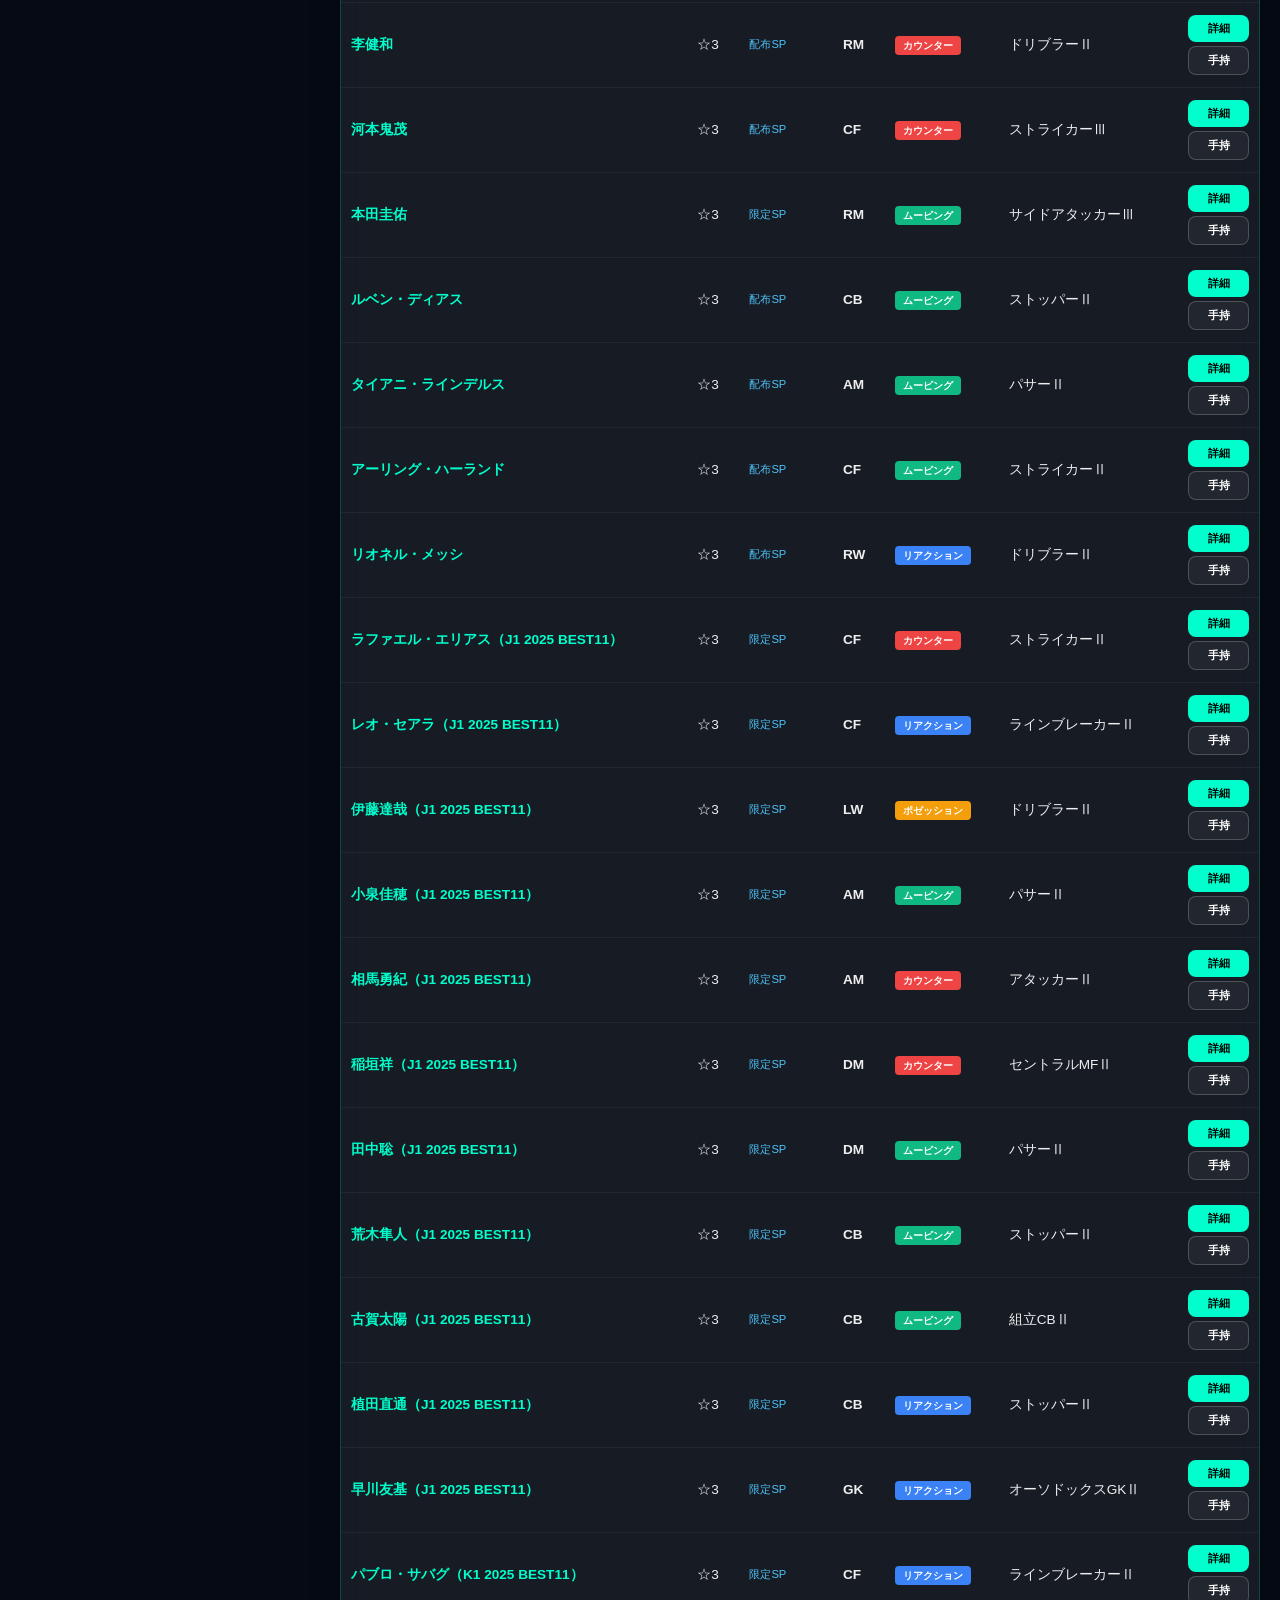
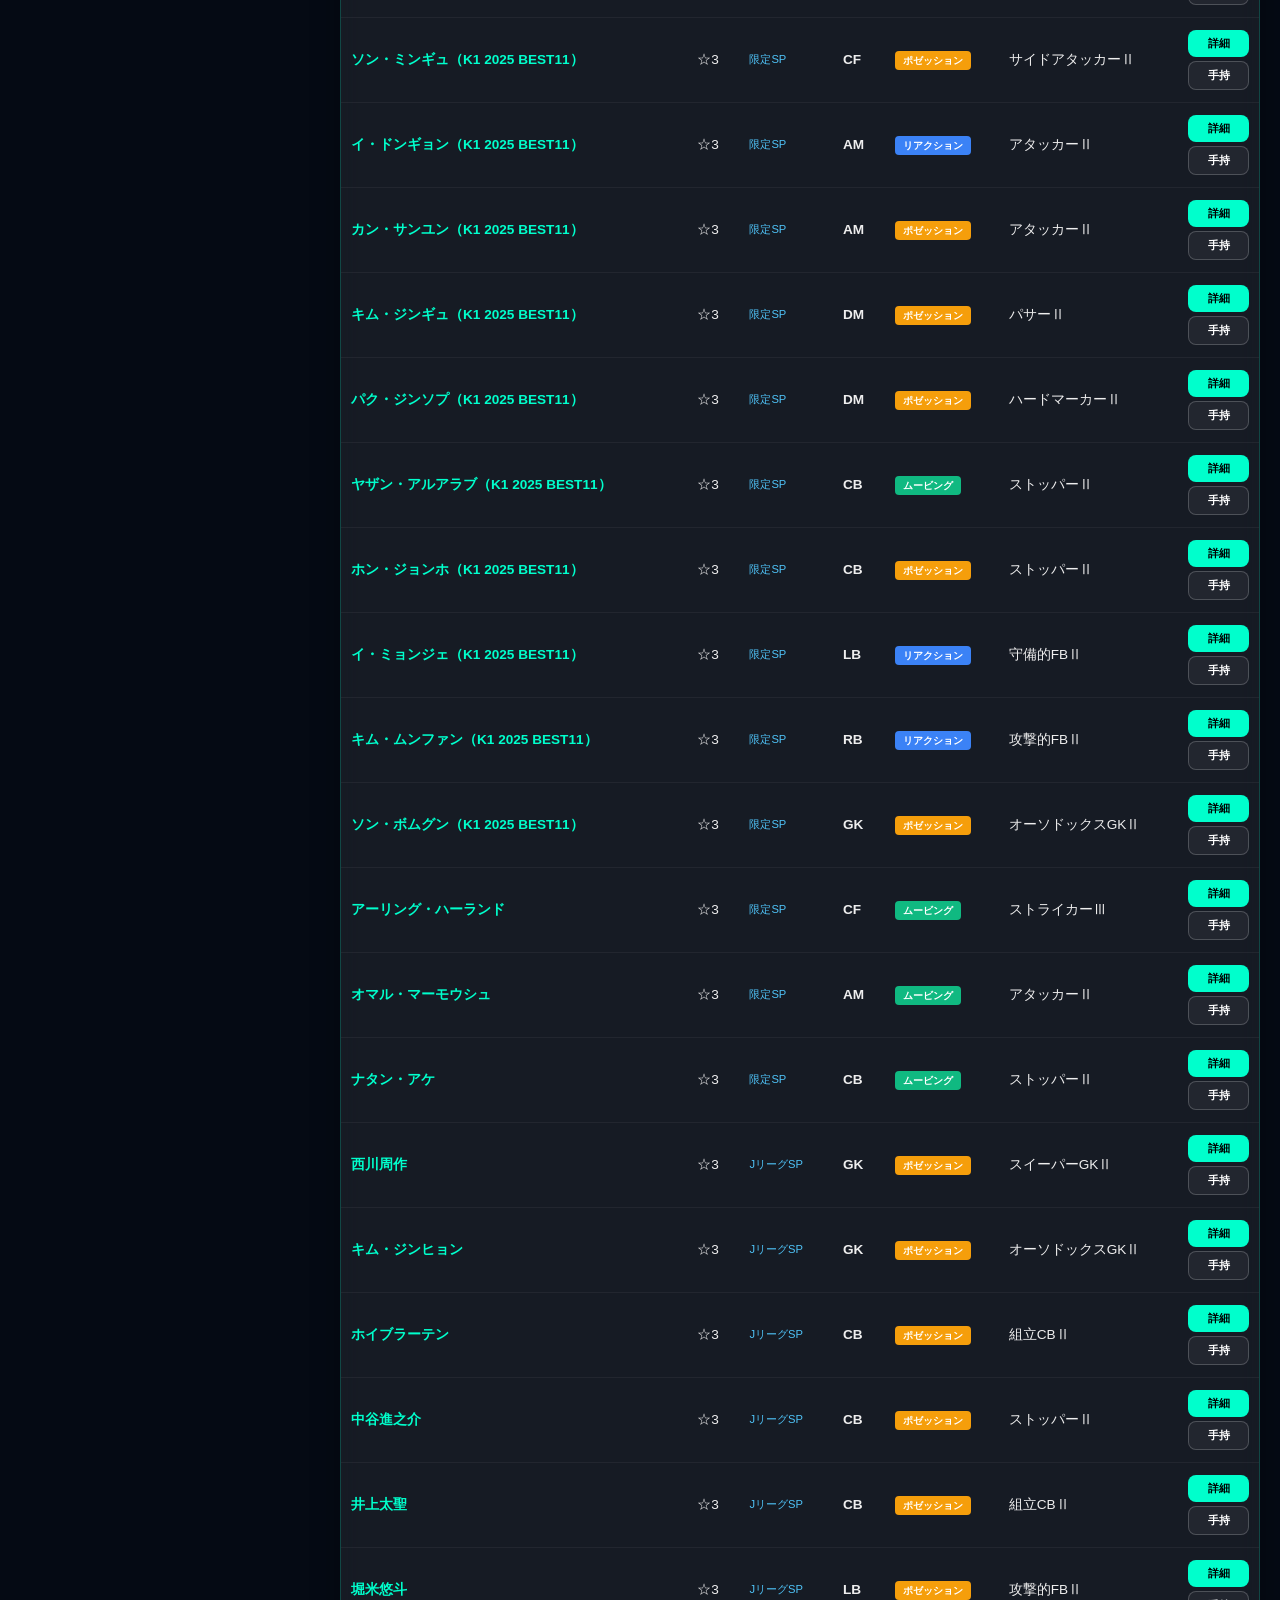
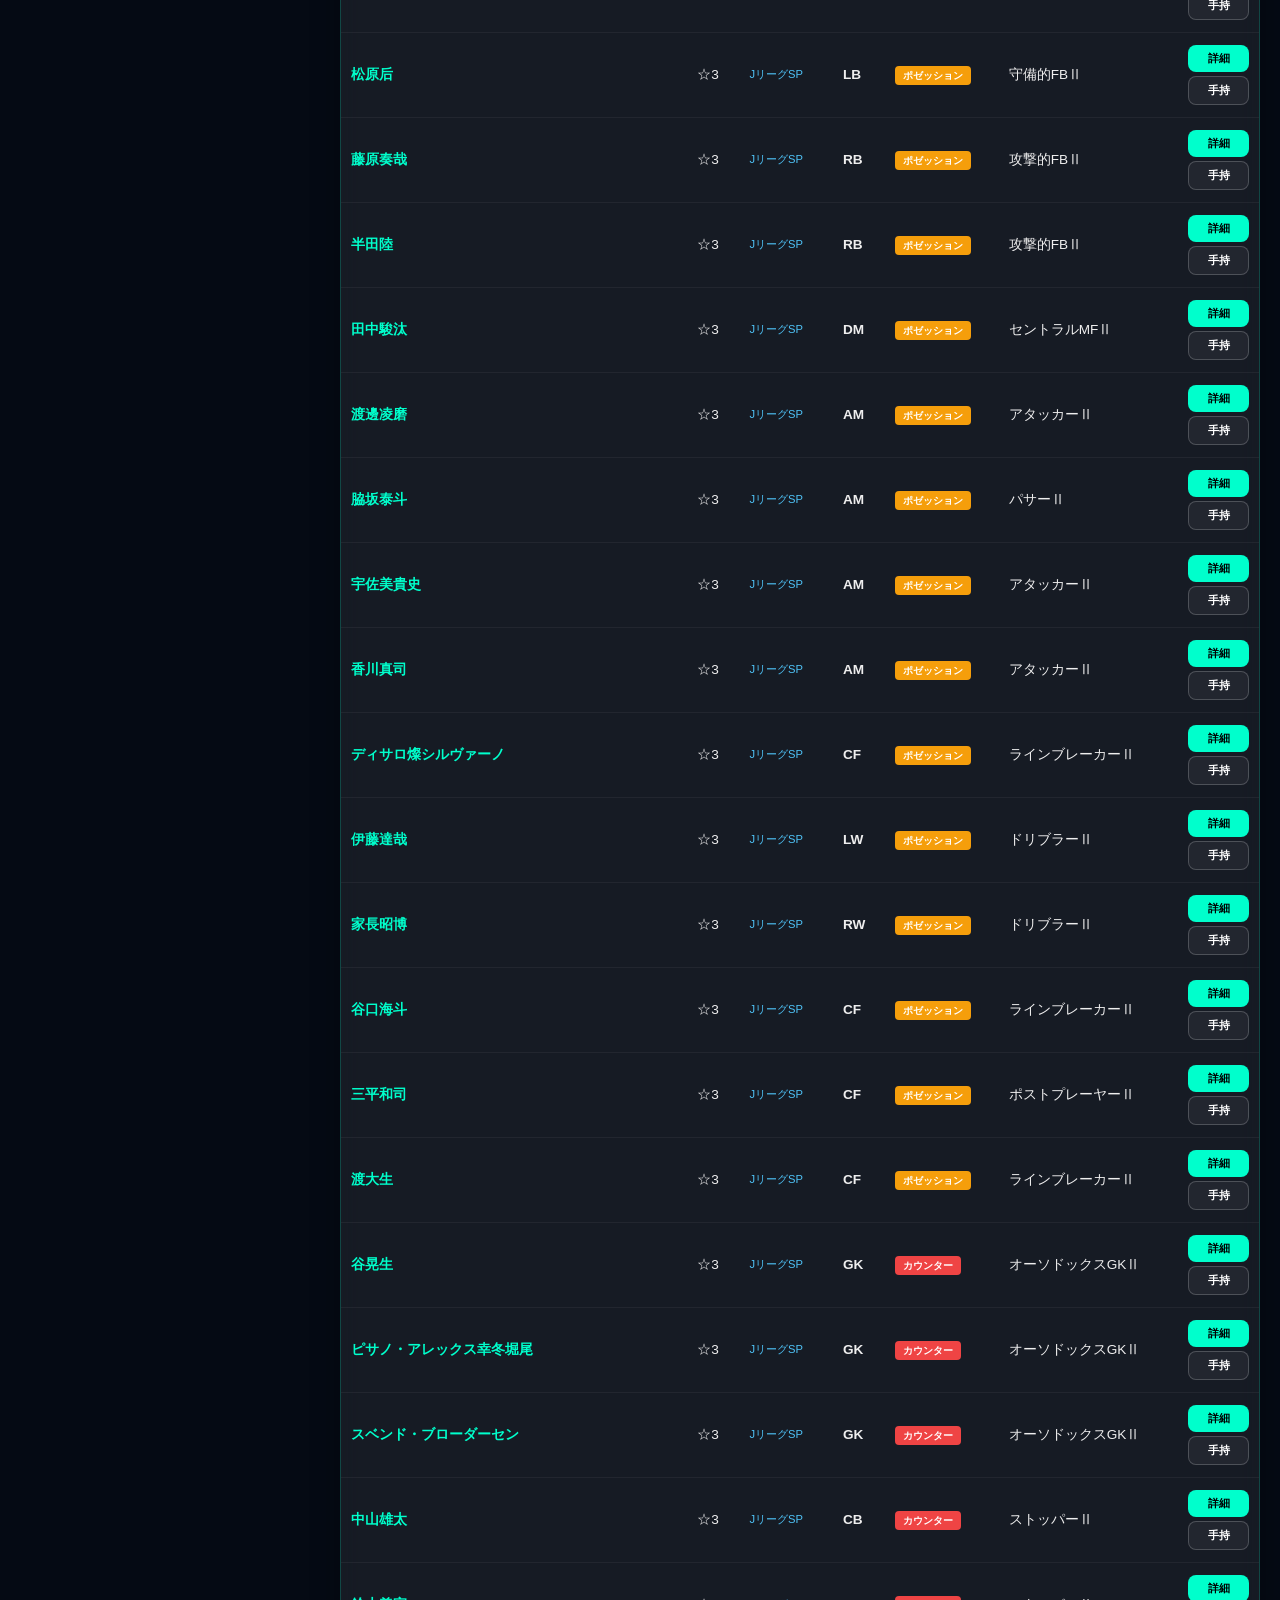
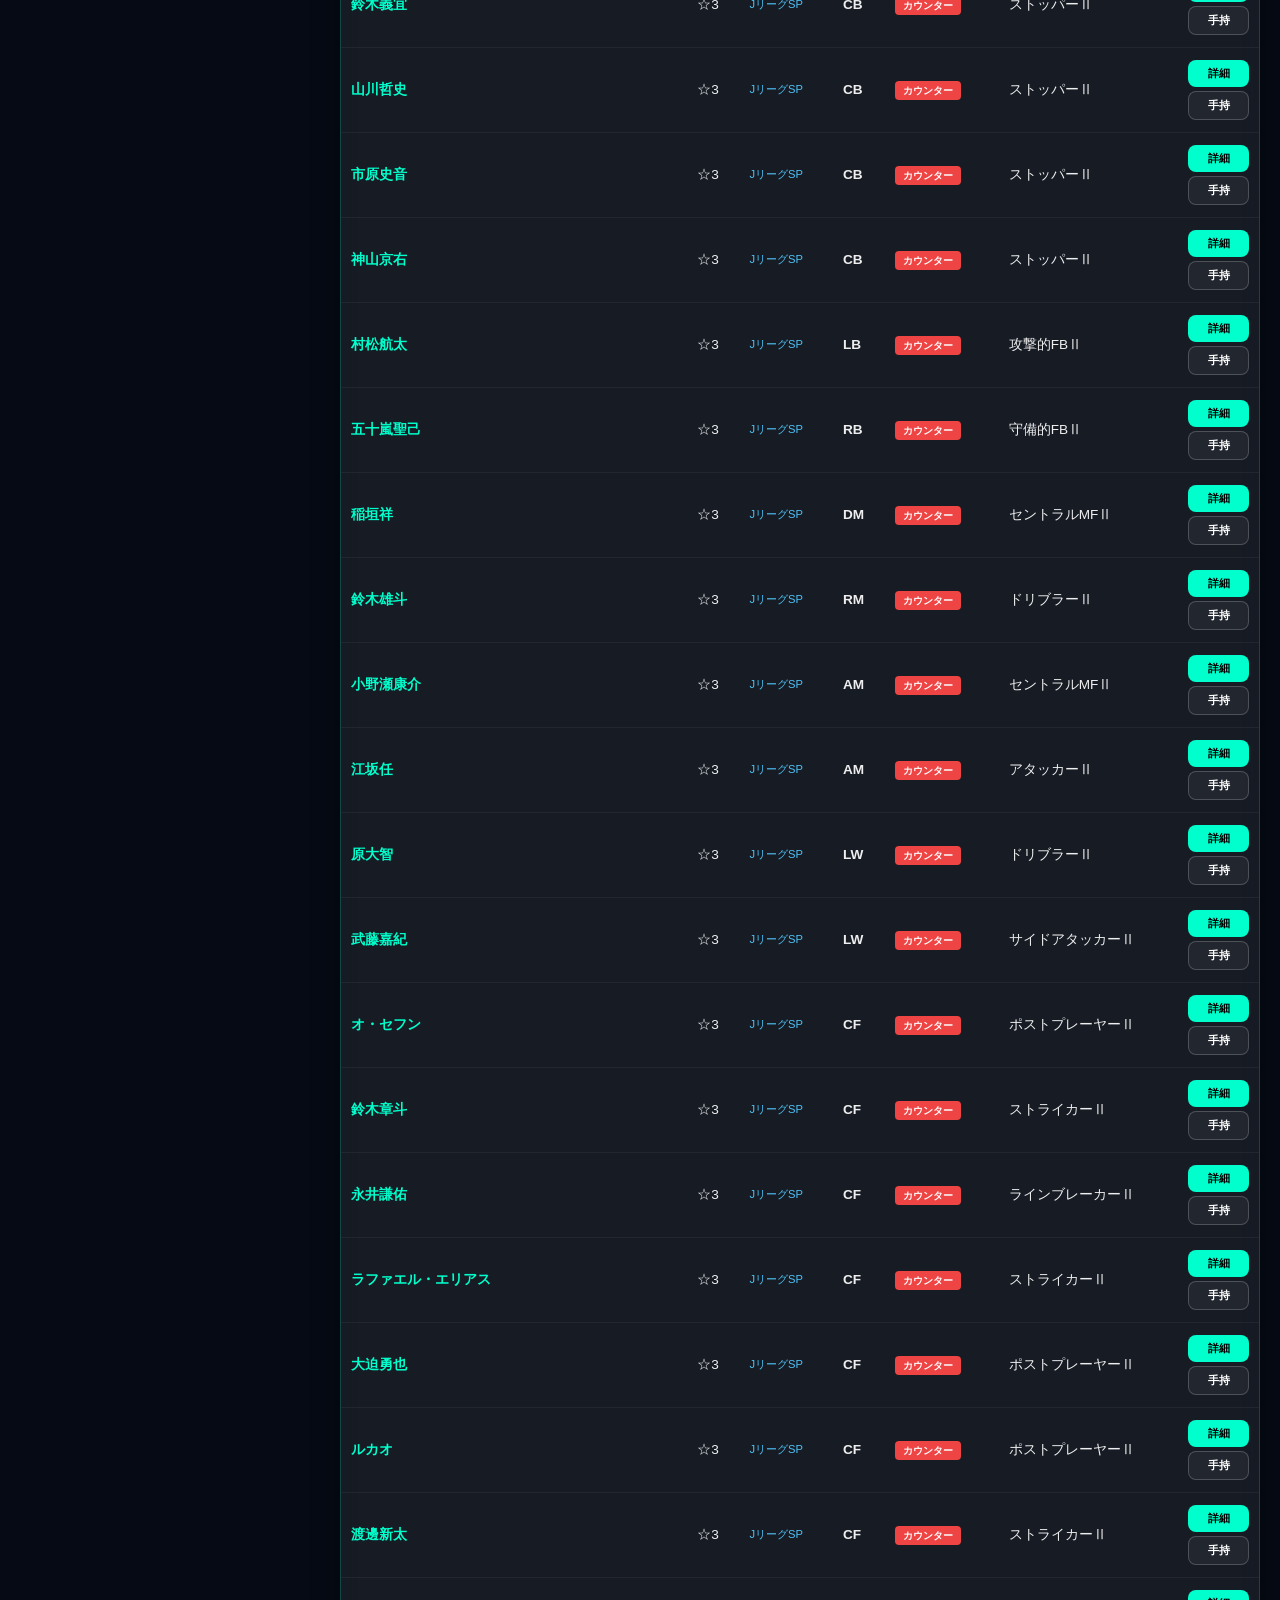
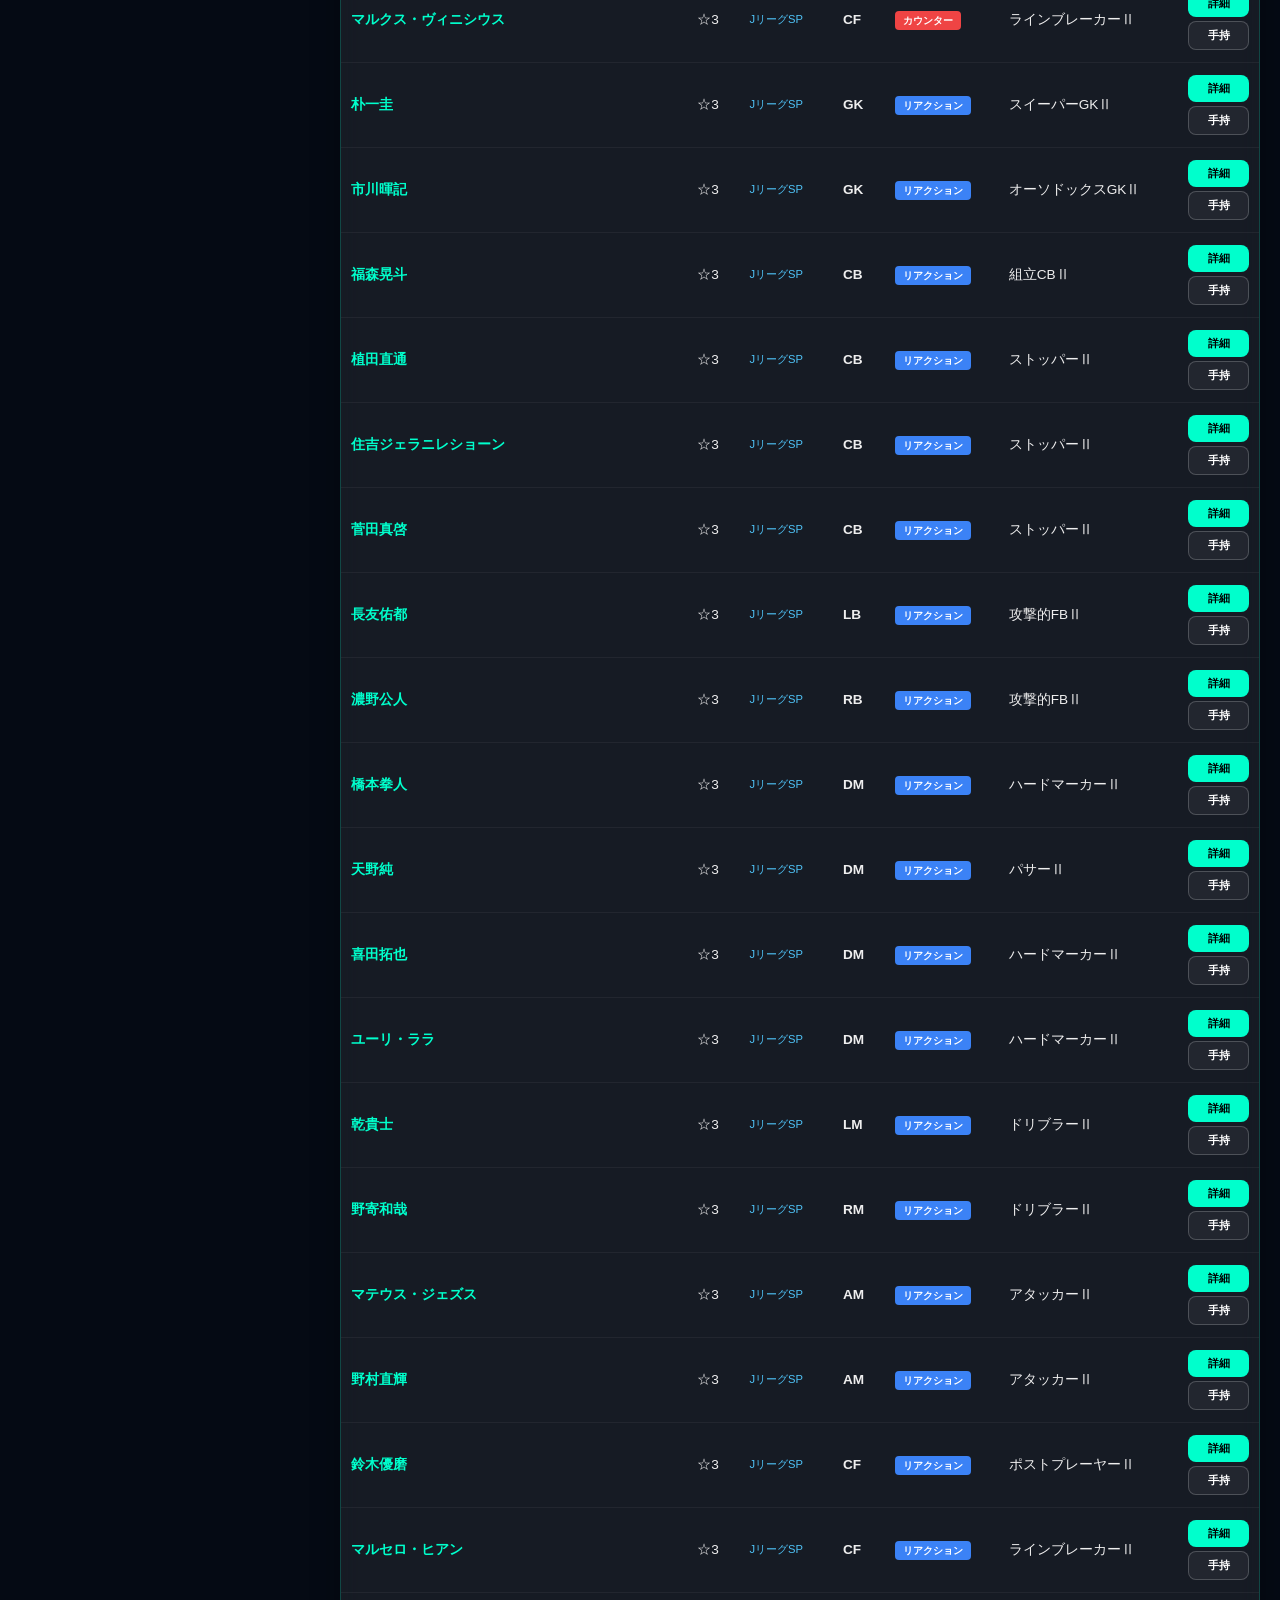
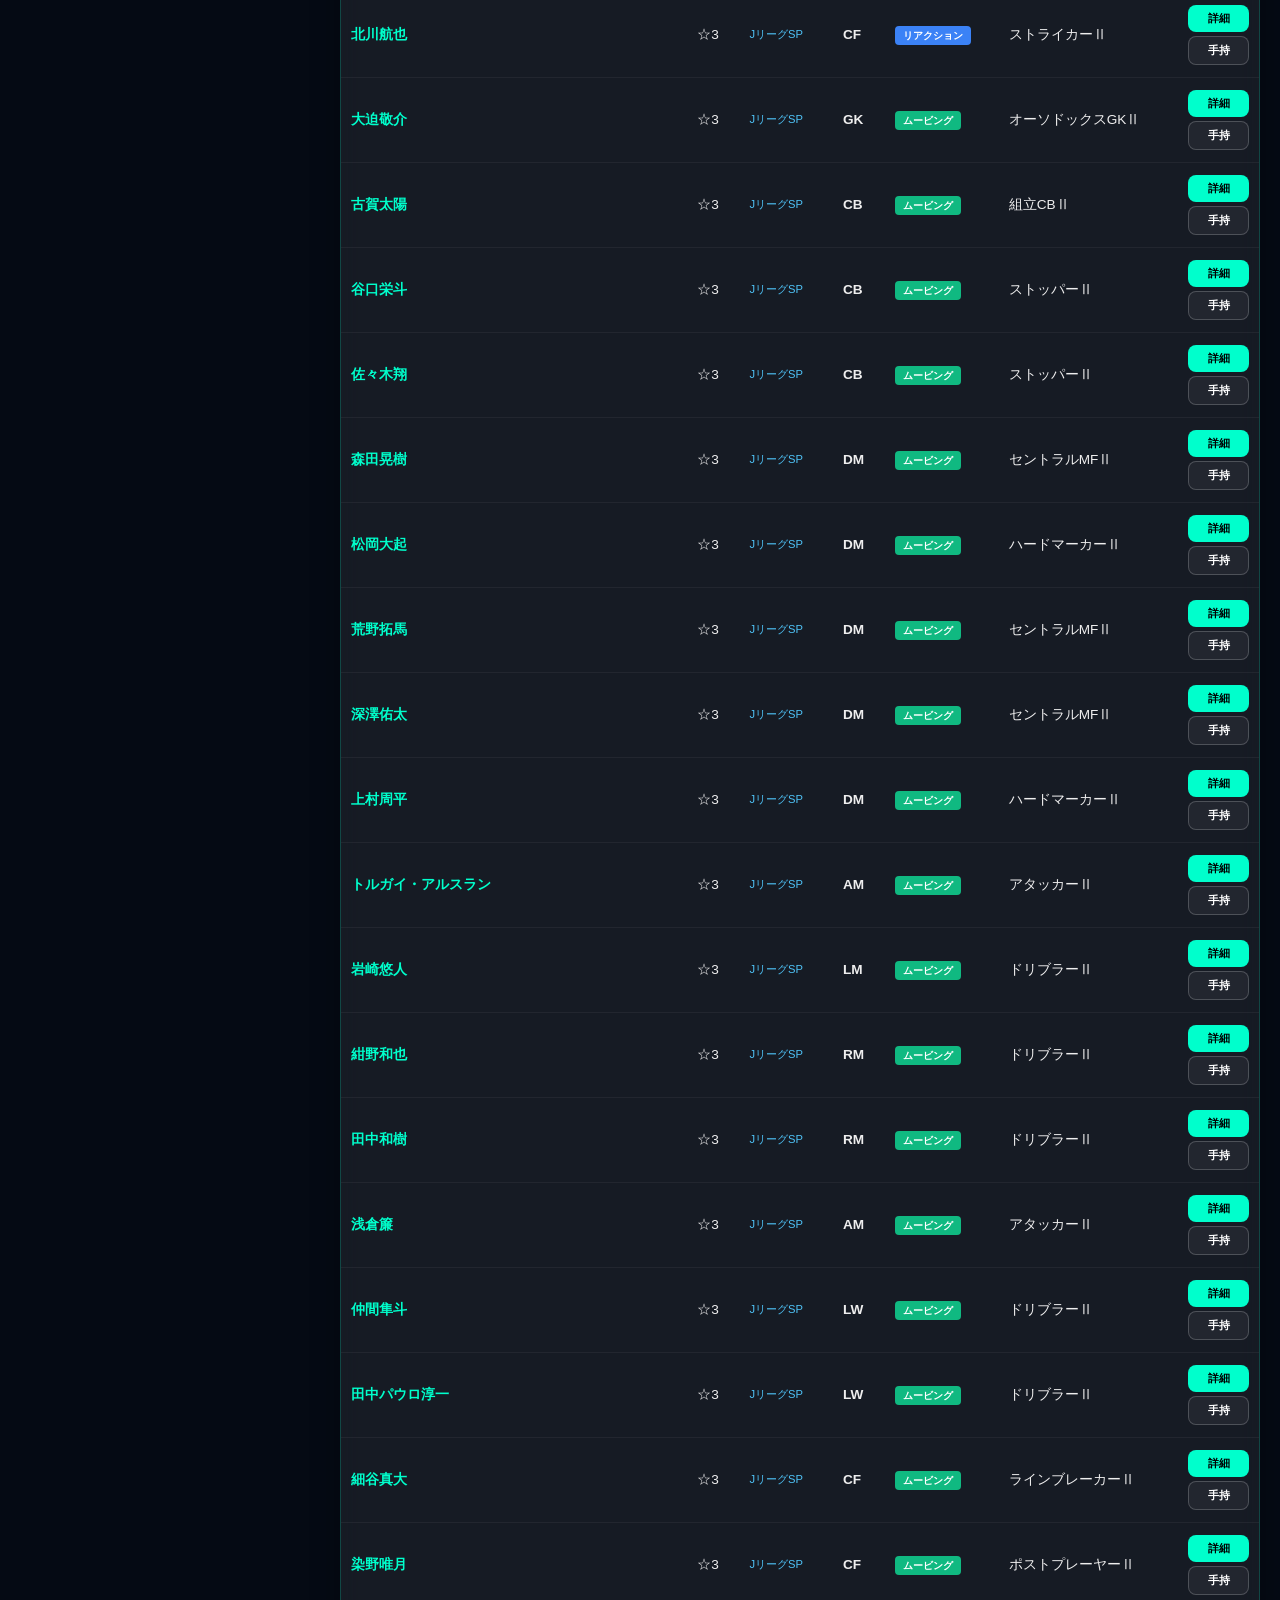
<file: search.html>
<!DOCTYPE html>
<html lang="ja">
<head>
    <script async src="https://www.googletagmanager.com/gtag/js?id=G-KFYD72JSBG"></script>
    <script>
      window.dataLayer = window.dataLayer || [];
      function gtag(){dataLayer.push(arguments);}
      gtag('js', new Date());
      gtag('config', 'G-KFYD72JSBG');
    </script>

    <meta charset="UTF-8">
    <meta name="viewport" content="width=device-width, initial-scale=1.0, viewport-fit=cover">
    <title>プリスキンのサカつくDB - 選手検索</title>
    <style>
        :root {
            --sakatsuku-navy: #050a14;
            --sakatsuku-mint: #00ffcc;
            --sakatsuku-cyan: #4fc3f7;
            --sakatsuku-dark-green: #0a1f1a;
            --primary: var(--sakatsuku-mint);
            --dark: var(--sakatsuku-navy);
            --page-bg: radial-gradient(circle at 50% -20%, #1a3a35 0%, #050a14 70%);
            --card-bg: rgba(255, 255, 255, 0.07);
            --nav-height: 60px;
            --border: rgba(0, 255, 204, 0.2);
        }

        * { box-sizing: border-box; -webkit-tap-highlight-color: transparent; }

        html, body {
            margin: 0; padding: 0; min-height: 100vh;
            background-color: var(--sakatsuku-navy);
            background-image: var(--page-bg);
            background-attachment: fixed;
            font-family: 'Inter', 'Hiragino Kaku Gothic ProN', 'Meiryo', sans-serif;
            color: #fff; line-height: 1.6;
        }

        /* ===== ナビゲーション ===== */
        .topnav {
            display: flex; justify-content: flex-start; align-items: center;
            background: rgba(5, 10, 20, 0.85); backdrop-filter: blur(15px);
            height: var(--nav-height); padding: 0 15px; position: sticky; top: 0; z-index: 1000;
            border-bottom: 2px solid var(--sakatsuku-mint); padding-top: env(safe-area-inset-top);
        }
        .nav-links { display: flex; overflow-x: auto; white-space: nowrap; gap: 6px; width: 100%; }
        .nav-links::-webkit-scrollbar { display: none; }
        .nav-links a {
            color: rgba(255, 255, 255, 0.7); text-decoration: none; padding: 8px 14px; 
            font-size: 0.85rem; font-weight: 800; border-radius: 8px; transition: 0.3s;
        }
        .nav-links a:hover { color: var(--sakatsuku-mint); }
        .nav-links a.current { background: var(--sakatsuku-mint); color: #000; box-shadow: 0 0 15px rgba(0, 255, 204, 0.4); }

        /* ===== レイアウト ===== */
        .container { display: flex; max-width: 1400px; margin: 0 auto; min-height: calc(100vh - 120px); }

        /* ===== サイドバー ===== */
        .sidebar { 
            width: 320px; background: rgba(255, 255, 255, 0.05); backdrop-filter: blur(10px);
            padding: 20px; border-right: 1px solid var(--border); 
            overflow-y: auto; height: calc(100vh - 60px); position: sticky; top: 60px; 
        }
        .sidebar h3 { font-size: 1.1rem; margin-top: 0; color: var(--sakatsuku-mint); border-left: 4px solid var(--sakatsuku-mint); padding-left: 10px; margin-bottom: 20px; }

        #nameSearch { 
            width: 100%; padding: 12px; border: 1px solid var(--border); border-radius: 8px; 
            margin-bottom: 20px; font-size: 0.9rem; background: rgba(255,255,255,0.1); color: #fff; outline: none;
        }

        .filter-section { margin-bottom: 10px; border-radius: 12px; overflow: hidden; border: 1px solid var(--border); background: rgba(255,255,255,0.03); }
        .filter-title { font-size: 0.85rem; font-weight: bold; cursor: pointer; background: rgba(255,255,255,0.05); padding: 10px 15px; display: flex; justify-content: space-between; align-items: center; color: var(--sakatsuku-cyan); }
        .filter-options { display: none; padding: 10px; max-height: 450px; overflow-y: auto; }

        .style-group-label { display: block; font-size: 0.7rem; color: var(--sakatsuku-mint); font-weight: bold; margin: 12px 0 6px 4px; border-bottom: 1px solid var(--border); padding-bottom: 2px; }

        .filter-btn { padding: 6px 10px; margin: 2px; border: 1px solid rgba(255,255,255,0.1); background: rgba(255,255,255,0.05); color: #fff; cursor: pointer; font-size: 0.75rem; border-radius: 6px; transition: 0.2s; }
        .filter-btn.active { background: var(--sakatsuku-mint); color: #000; border-color: var(--sakatsuku-mint); font-weight: bold; }

        /* 選手追加フォーム */
        .create-form-section { background: rgba(0, 255, 204, 0.05); border: 1px solid var(--sakatsuku-mint); margin-bottom: 40px; border-radius: 12px; overflow: hidden; }
        .create-form-title { font-size: 0.85rem; font-weight: bold; cursor: pointer; background: rgba(0, 255, 204, 0.1); padding: 10px 15px; color: var(--sakatsuku-mint); display: flex; justify-content: space-between; align-items: center; }
        .create-form-content { display: none; padding: 15px; }
        .create-form-content label { display: block; font-size: 0.7rem; color: var(--sakatsuku-cyan); margin-top: 5px; }
        .create-form-content input, .create-form-content select { width: 100%; padding: 8px; margin-bottom: 8px; border-radius: 6px; border: 1px solid var(--border); background: rgba(0,0,0,0.3); color: #fff; font-size: 0.8rem; }
        .submit-btn { width: 100%; padding: 12px; background: var(--sakatsuku-mint); color: #000; border: none; cursor: pointer; font-weight: 900; border-radius: 8px; font-size: 0.85rem; margin-top: 10px; }

        /* ===== メインコンテンツ ===== */
        .main { flex: 1; padding: 20px; }
        .main h1 { font-size: 1.8rem; margin-top: 0; color: #fff; text-shadow: 0 0 15px rgba(0,255,204,0.3); font-weight: 900; }
        
        .table-wrapper { 
            background: var(--card-bg); backdrop-filter: blur(10px); border-radius: 20px; 
            border: 1px solid var(--border); overflow: hidden; box-shadow: 0 10px 30px rgba(0,0,0,0.3);
        }
        table { border-collapse: collapse; width: 100%; }
        th { background: rgba(255,255,255,0.05); padding: 15px 10px; border-bottom: 2px solid var(--border); text-align: left; font-size: 0.75rem; color: var(--sakatsuku-cyan); font-weight: 900; }
        td { padding: 12px 10px; border-bottom: 1px solid rgba(255,255,255,0.05); font-size: 0.85rem; color: #eee; }

        .policy-badge { padding: 4px 8px; border-radius: 4px; color: white; font-size: 0.65rem; font-weight: bold; white-space: nowrap; }
        .policy-possession { background: #f59e0b; }
        .policy-counter { background: #ef4444; }
        .policy-reaction { background: #3b82f6; }
        .policy-moving { background: #10b981; }

        .action-btn { padding: 6px 12px; cursor: pointer; border: 1px solid rgba(255,255,255,0.2); border-radius: 8px; font-size: 0.7rem; background: rgba(255,255,255,0.05); color: #fff; font-weight: 700; transition: 0.2s; }
        .action-btn.owned { background: #fef3c7; border-color: #fbbf24; color: #92400e; }
        .action-btn.detail-btn { background: var(--sakatsuku-mint); color: #000; border: none; }
        .delete-btn { background: rgba(239, 68, 68, 0.2); color: #ef4444; border: 1px solid #ef4444; margin-top: 4px; }
        
        .name-link { color: var(--sakatsuku-mint); font-weight: 900; cursor: pointer; text-decoration: none; }

        /* ===== モーダル ===== */
        .modal { display: none; position: fixed; z-index: 2000; left: 0; top: 0; width: 100%; height: 100%; background: rgba(0,0,0,0.8); backdrop-filter: blur(5px); align-items: center; justify-content: center; padding: 20px; }
        .modal-content { background: var(--sakatsuku-navy); border: 2px solid var(--sakatsuku-mint); width: 100%; max-width: 400px; border-radius: 24px; overflow: hidden; animation: slideUp 0.3s ease-out; }
        .modal-header { background: #1a3a35; color: var(--sakatsuku-mint); padding: 20px; text-align: center; }
        .modal-header h2 { margin: 0; font-size: 1.3rem; font-weight: 900; }
        .modal-body { padding: 20px; max-height: 80vh; overflow-y: auto; }
        .modal-row { display: flex; justify-content: space-between; padding: 10px 0; border-bottom: 1px solid rgba(255,255,255,0.05); }
        .modal-label { font-weight: bold; color: var(--sakatsuku-cyan); font-size: 0.85rem; }
        .modal-val { font-weight: 600; color: #fff; }

        .skill-section { margin-top: 20px; background: rgba(255,255,255,0.03); padding: 15px; border-radius: 16px; border: 1px solid var(--border); }
        .skill-section h3 { font-size: 0.9rem; margin: 0 0 10px 0; color: var(--sakatsuku-mint); font-weight: 900; }
        .slot { display: flex; justify-content: space-between; align-items: center; background: rgba(0,0,0,0.3); padding: 10px 15px; border-radius: 8px; border: 1px solid rgba(255,255,255,0.1); margin-bottom: 8px; }
        .slot-name { font-weight: bold; cursor: pointer; color: var(--sakatsuku-mint); text-decoration: underline; }
        .btn-remove { background: #ef4444; color: white; border: none; padding: 4px 10px; border-radius: 6px; font-size: 0.75rem; cursor: pointer; }
        .btn-add { background: var(--sakatsuku-mint); color: #000; border: none; padding: 4px 10px; border-radius: 6px; font-size: 0.75rem; cursor: pointer; font-weight: 900; }

        .skill-detail-box { margin-top: 10px; padding: 10px; background: rgba(255,255,255,0.05); border-radius: 8px; font-size: 0.8rem; color: #ccc; border-left: 4px solid var(--sakatsuku-mint); }
        .close-btn { width: 100%; padding: 12px; background: rgba(255,255,255,0.1); color: #fff; border: none; border-radius: 12px; font-weight: bold; cursor: pointer; }

        footer { text-align: center; padding: 60px 20px; background: rgba(5, 10, 20, 0.95); color: #777; border-top: 1px solid var(--border); margin-top: 40px; }
        .footer-nav { display: flex; flex-wrap: wrap; justify-content: center; gap: 18px; font-size: 0.85rem; margin-bottom: 25px; }
        .footer-nav a { color: var(--sakatsuku-cyan); text-decoration: none; font-weight: 700; }

        @keyframes slideUp { from { transform: translateY(20px); opacity: 0; } to { transform: translateY(0); opacity: 1; } }
        @media (max-width: 900px) { 
            .container { flex-direction: column; } 
            .sidebar { width: 100%; border-right: none; height: auto; position: relative; top: 0; }
            .desktop-only { display: none; }
        }
    </style>
</head>
<body>

    <header class="topnav">
        <nav class="nav-links">
            <a href="index.html">ホーム</a>
            <a href="builder.html">スカッド</a>
            <a href="search.html" class="current">選手</a>
            <a href="formation-search.html">フォメコン</a>
            <a href="skills.html">スキル</a>
        </nav>
    </header>

    <div class="container">
        <div class="sidebar">
            <h3>選手絞り込み</h3>
            <input type="text" id="nameSearch" placeholder="選手名で検索..." oninput="saveFilters();search()">
            
            <div class="filter-section">
                <div class="filter-title">表示設定</div>
                <div style="padding:10px;">
                    <button id="showAll" class="filter-btn active" onclick="toggleShow('all')">全表示</button>
                    <button id="showOwned" class="filter-btn" onclick="toggleShow('owned')">手持ちのみ</button>
                </div>
            </div>

            <div class="filter-section">
                <div class="filter-title" onclick="toggleSection('raritySection')">レアリティ <span>▼</span></div>
                <div id="raritySection" class="filter-options">
                    <button class="filter-btn" data-type="rarity" data-value="☆3" onclick="toggleFilter('rarity','☆3')">☆3</button>
                    <button class="filter-btn" data-type="rarity" data-value="☆2" onclick="toggleFilter('rarity','☆2')">☆2</button>
                    <button class="filter-btn" data-type="rarity" data-value="☆1" onclick="toggleFilter('rarity','☆1')">☆1</button>
                </div>
            </div>

            <div class="filter-section">
                <div class="filter-title" onclick="toggleSection('methodSection')">入手法 <span>▼</span></div>
                <div id="methodSection" class="filter-options">
                    <button class="filter-btn" data-type="method" data-value="ワールドSP" onclick="toggleFilter('method','ワールドSP')">ワールドSP</button>
                    <button class="filter-btn" data-type="method" data-value="JリーグSP" onclick="toggleFilter('method','JリーグSP')">JリーグSP</button>
                    <button class="filter-btn" data-type="method" data-value="KリーグSP" onclick="toggleFilter('method','KリーグSP')">KリーグSP</button>
                    <button class="filter-btn" data-type="method" data-value="配布・限定SP" onclick="toggleFilter('method','配布・限定SP')">配布・限定SP</button>
                    <button class="filter-btn" data-type="method" data-value="モード内" onclick="toggleFilter('method','モード内')">モード内</button>
                </div>
            </div>

            <div class="filter-section">
                <div class="filter-title" onclick="toggleSection('policySection')">ポリシー <span>▼</span></div>
                <div id="policySection" class="filter-options">
                    <button class="filter-btn" data-type="policy" data-value="ポゼッション" onclick="toggleFilter('policy','ポゼッション')">ポゼッション</button>
                    <button class="filter-btn" data-type="policy" data-value="カウンター" onclick="toggleFilter('policy','カウンター')">カウンター</button>
                    <button class="filter-btn" data-type="policy" data-value="リアクション" onclick="toggleFilter('policy','リアクション')">リアクション</button>
                    <button class="filter-btn" data-type="policy" data-value="ムービング" onclick="toggleFilter('policy','ムービング')">ムービング</button>
                </div>
            </div>

            <div class="filter-section">
                <div class="filter-title" onclick="toggleSection('positionSection')">ポジション <span>▼</span></div>
                <div id="positionSection" class="filter-options">
                    <button class="filter-btn" data-type="position" data-value="GK" onclick="toggleFilter('position','GK')">GK</button>
                    <button class="filter-btn" data-type="position" data-value="CB" onclick="toggleFilter('position','CB')">CB</button>
                    <button class="filter-btn" data-type="position" data-value="LB" onclick="toggleFilter('position','LB')">LB</button>
                    <button class="filter-btn" data-type="position" data-value="RB" onclick="toggleFilter('position','RB')">RB</button>
                    <button class="filter-btn" data-type="position" data-value="DM" onclick="toggleFilter('position','DM')">DM</button>
                    <button class="filter-btn" data-type="position" data-value="LM" onclick="toggleFilter('position','LM')">LM</button>
                    <button class="filter-btn" data-type="position" data-value="RM" onclick="toggleFilter('position','RM')">RM</button>
                    <button class="filter-btn" data-type="position" data-value="AM" onclick="toggleFilter('position','AM')">AM</button>
                    <button class="filter-btn" data-type="position" data-value="LW" onclick="toggleFilter('position','LW')">LW</button>
                    <button class="filter-btn" data-type="position" data-value="RW" onclick="toggleFilter('position','RW')">RW</button>
                    <button class="filter-btn" data-type="position" data-value="CF" onclick="toggleFilter('position','CF')">CF</button>
                </div>
            </div>

            <div class="filter-section">
                <div class="filter-title" onclick="toggleSection('styleSection')">プレースタイル <span>▼</span></div>
                <div id="styleSection" class="filter-options">
                    <span class="style-group-label">FW</span>
                    <button class="filter-btn" data-type="style" data-value="ストライカーⅢ" onclick="toggleFilter('style','ストライカーⅢ')">ストライカーⅢ</button>
                    <button class="filter-btn" data-type="style" data-value="ストライカーⅡ" onclick="toggleFilter('style','ストライカーⅡ')">ストライカーⅡ</button>
                    <button class="filter-btn" data-type="style" data-value="ラインブレーカーⅢ" onclick="toggleFilter('style','ラインブレーカーⅢ')">ラインブレーカーⅢ</button>
                    <button class="filter-btn" data-type="style" data-value="ラインブレーカーⅡ" onclick="toggleFilter('style','ラインブレーカーⅡ')">ラインブレーカーⅡ</button>
                    <button class="filter-btn" data-type="style" data-value="ポストプレーヤーⅢ" onclick="toggleFilter('style','ポストプレーヤーⅢ')">ポストプレーヤーⅢ</button>
                    <button class="filter-btn" data-type="style" data-value="ポストプレーヤーⅡ" onclick="toggleFilter('style','ポストプレーヤーⅡ')">ポストプレーヤーⅡ</button>
                    
                    <span class="style-group-label">FW・MF共通</span>
                    <button class="filter-btn" data-type="style" data-value="ドリブラーⅢ" onclick="toggleFilter('style','ドリブラーⅢ')">ドリブラーⅢ</button>
                    <button class="filter-btn" data-type="style" data-value="ドリブラーⅡ" onclick="toggleFilter('style','ドリブラーⅡ')">ドリブラーⅡ</button>
                    <button class="filter-btn" data-type="style" data-value="サイドアタッカーⅢ" onclick="toggleFilter('style','サイドアタッカーⅢ')">サイドアタッカーⅢ</button>
                    <button class="filter-btn" data-type="style" data-value="サイドアタッカーⅡ" onclick="toggleFilter('style','サイドアタッカーⅡ')">サイドアタッカーⅡ</button>

                    <span class="style-group-label">MF</span>
                    <button class="filter-btn" data-type="style" data-value="アタッカーⅢ" onclick="toggleFilter('style','アタッカーⅢ')">アタッカーⅢ</button>
                    <button class="filter-btn" data-type="style" data-value="アタッカーⅡ" onclick="toggleFilter('style','アタッカーⅡ')">アタッカーⅡ</button>
                    <button class="filter-btn" data-type="style" data-value="セントラルMFⅢ" onclick="toggleFilter('style','セントラルMFⅢ')">セントラルMFⅢ</button>
                    <button class="filter-btn" data-type="style" data-value="セントラルMFⅡ" onclick="toggleFilter('style','セントラルMFⅡ')">セントラルMFⅡ</button>
                    <button class="filter-btn" data-type="style" data-value="パサーⅢ" onclick="toggleFilter('style','パサーⅢ')">パサーⅢ</button>
                    <button class="filter-btn" data-type="style" data-value="パサーⅡ" onclick="toggleFilter('style','パサーⅡ')">パサーⅡ</button>
                    <button class="filter-btn" data-type="style" data-value="ハードマーカーⅢ" onclick="toggleFilter('style','ハードマーカーⅢ')">ハードマーカーⅢ</button>
                    <button class="filter-btn" data-type="style" data-value="ハードマーカーⅡ" onclick="toggleFilter('style','ハードマーカーⅡ')">ハードマーカーⅡ</button>

                    <span class="style-group-label">DF</span>
                    <button class="filter-btn" data-type="style" data-value="攻撃的FBⅢ" onclick="toggleFilter('style','攻撃的FBⅢ')">攻撃的FBⅢ</button>
                    <button class="filter-btn" data-type="style" data-value="攻撃的FBⅡ" onclick="toggleFilter('style','攻撃的FBⅡ')">攻撃的FBⅡ</button>
                    <button class="filter-btn" data-type="style" data-value="守備的FBⅢ" onclick="toggleFilter('style','守備的FBⅢ')">守備的FBⅢ</button>
                    <button class="filter-btn" data-type="style" data-value="守備的FBⅡ" onclick="toggleFilter('style','守備的FBⅡ')">守備的FBⅡ</button>
                    <button class="filter-btn" data-type="style" data-value="組立CBⅢ" onclick="toggleFilter('style','組立CBⅢ')">組立CBⅢ</button>
                    <button class="filter-btn" data-type="style" data-value="組立CBⅡ" onclick="toggleFilter('style','組立CBⅡ')">組立CBⅡ</button>
                    <button class="filter-btn" data-type="style" data-value="ストッパーⅢ" onclick="toggleFilter('style','ストッパーⅢ')">ストッパーⅢ</button>
                    <button class="filter-btn" data-type="style" data-value="ストッパーⅡ" onclick="toggleFilter('style','ストッパーⅡ')">ストッパーⅡ</button>

                    <span class="style-group-label">GK</span>
                    <button class="filter-btn" data-type="style" data-value="スイーパーGKⅢ" onclick="toggleFilter('style','スイーパーGKⅢ')">スイーパーGKⅢ</button>
                    <button class="filter-btn" data-type="style" data-value="スイーパーGKⅡ" onclick="toggleFilter('style','スイーパーGKⅡ')">スイーパーGKⅡ</button>
                    <button class="filter-btn" data-type="style" data-value="オーソドックスGKⅢ" onclick="toggleFilter('style','オーソドックスGKⅢ')">オーソドックスGKⅢ</button>
                    <button class="filter-btn" data-type="style" data-value="オーソドックスGKⅡ" onclick="toggleFilter('style','オーソドックスGKⅡ')">オーソドックスGKⅡ</button>
                </div>
            </div>

            <div class="create-form-section">
                <div class="create-form-title" onclick="toggleSection('createFormContent')">＋ 選手を手動で追加 <span>▼</span></div>
                <div id="createFormContent" class="create-form-content">
                    <label>選手名</label>
                    <input type="text" id="newName" placeholder="例：エムバペ">
                    <label>レアリティ</label>
                    <select id="newRarity"><option value="☆3">☆3</option><option value="☆2">☆2</option><option value="☆1">☆1</option></select>
                    <label>入手法</label>
                    <select id="newMethod">
                        <option value="ワールドSP">ワールドSP</option><option value="JリーグSP">JリーグSP</option>
                        <option value="KリーグSP">KリーグSP</option><option value="配布SP">配布SP</option><option value="モード内">モード内</option>
                    </select>
                    <label>ポジション</label>
                    <select id="newPos">
                        <option value="CF">CF</option><option value="RW">RW</option><option value="LW">LW</option>
                        <option value="AM">AM</option><option value="RM">RM</option><option value="LM">LM</option>
                        <option value="DM">DM</option><option value="RB">RB</option><option value="LB">LB</option>
                        <option value="CB">CB</option><option value="GK">GK</option>
                    </select>
                    <label>ポリシー</label>
                    <select id="newPolicy">
                        <option value="ポゼッション">ポゼッション</option><option value="カウンター">カウンター</option>
                        <option value="リアクション">リアクション</option><option value="ムービング">ムービング</option>
                    </select>
                    <label>プレースタイル</label>
                    <select id="newStyle">
                        <option value="ストライカーⅢ">ストライカーⅢ</option>
                        <option value="ドリブラーⅢ">ドリブラーⅢ</option>
                        <option value="組立CBⅢ">組立CBⅢ</option>
                        </select>
                    <button class="submit-btn" onclick="addPlayer()">リストに保存</button>
                </div>
            </div>
        </div>

        <div class="main">
            <h1>選手データベース</h1>
            <div class="table-wrapper">
                <table id="playerTable">
                    <thead>
                        <tr>
                            <th>名前</th>
                            <th class="desktop-only">レア</th>
                            <th class="desktop-only">入手法</th>
                            <th>ポジ</th>
                            <th>ポリシー</th>
                            <th class="desktop-only">スタイル</th>
                            <th>操作</th>
                        </tr>
                    </thead>
                    <tbody id="results"></tbody>
                </table>
            </div>
        </div>
    </div>

    <div id="detailModal" class="modal">
        <div class="modal-content">
            <div class="modal-header"><h2 id="modalName">選手名</h2></div>
            <div class="modal-body">
                <div class="modal-row"><span class="modal-label">レアリティ</span><span id="modalRarity" class="modal-val"></span></div>
                <div class="modal-row"><span class="modal-label">入手法</span><span id="modalMethod" class="modal-val"></span></div>
                <div class="modal-row"><span class="modal-label">メインポジ</span><span id="modalPos" class="modal-val"></span></div>
                <div class="modal-row"><span class="modal-label">ポリシー</span><span id="modalPolicy" class="modal-val"></span></div>
                <div class="modal-row"><span class="modal-label">プレースタイル</span><span id="modalStyle" class="modal-val"></span></div>
                <div class="skill-section">
                    <h3>追加スキル</h3>
                    <div id="modalSlots" class="slot-list"></div>
                </div>
            </div>
            <div class="modal-footer" style="padding:15px;"><button class="close-btn" onclick="closeModal()">閉じる</button></div>
        </div>
    </div>

    <div id="skillSubModal" class="modal" style="z-index: 3000;">
        <div class="modal-content">
            <div class="modal-header" style="background:#050a14;"><h2 id="subModalSkillName">スキル詳細</h2></div>
            <div class="modal-body">
                <div class="modal-row"><span class="modal-label">習得元</span><span id="subModalSource" class="modal-val"></span></div>
                <div id="subModalDetail" class="skill-detail-box"></div>
                <button class="close-btn" style="margin-top:20px;" onclick="closeSubModal()">閉じる</button>
            </div>
        </div>
    </div>

    <script>
        let jsonPlayers = [];
        let allSkills = [];
        let createdPlayers = JSON.parse(localStorage.getItem('createdPlayers') || '[]');
        let ownedPlayers = JSON.parse(localStorage.getItem('ownedPlayers') || '[]');
        let showMode = 'all'; 
        let filters = { rarity: [], policy: [], position: [], method: [], style: [] };

        async function init() {
            loadFilters();
            try {
                const skillRes = await fetch('skills.json');
                if (skillRes.ok) allSkills = await skillRes.json();
            } catch (e) {}

            const jsonFiles = ['players_world.json', 'players_distribution.json', 'players_jleague.json', 'players_kleague.json', 'players_in_mode.json'];
            try {
                const results = await Promise.all(jsonFiles.map(file => fetch(file).then(res => res.ok ? res.json() : []).catch(() => [])));
                jsonPlayers = results.flat();
            } catch (e) {}
            
            updateButtons();
            search();
        }

        function getInitialSlots(player) {
            const r = player.rarity;
            const m = player.method || "";
            let slotsCount = 1;
            const isStandardSP = (m === "ワールドSP" || m === "JリーグSP" || m === "KリーグSP" || m === "限定SP");
            if (isStandardSP && r === "☆3") slotsCount = 4;
            else if (isStandardSP && r === "☆2") slotsCount = 3;
            else if ((m === "配布SP" || m === "モード内") && r === "☆3") slotsCount = 3;
            let slots = new Array(slotsCount).fill(null);
            if (player.extra_skills && player.extra_skills.length > 0) slots[0] = player.extra_skills[0];
            return slots;
        }

        function search() {
            const nameInput = document.getElementById("nameSearch").value.toLowerCase();
            const all = jsonPlayers.concat(createdPlayers);
            const filtered = all.filter(p => {
                if (nameInput && !p.name.toLowerCase().includes(nameInput)) return false;
                if (filters.rarity.length && !filters.rarity.includes(p.rarity)) return false;
                if (filters.policy.length && !filters.policy.includes(p.policy)) return false;
                if (filters.position.length && !filters.position.includes(p.position)) return false;
                if (filters.style.length && !filters.style.includes(p.playstyle)) return false;
                if (filters.method.length) {
                    const isMatch = filters.method.some(fv => (fv === "配布・限定SP") ? (p.method === "配布SP" || p.method === "限定SP") : p.method === fv);
                    if (!isMatch) return false;
                }
                if (showMode === 'owned' && !ownedPlayers.includes(p.name)) return false;
                return true;
            });
            render(filtered);
        }

        function render(list) {
            let html = "";
            list.forEach(p => {
                const pClass = { "ポゼッション": "policy-possession", "カウンター": "policy-counter", "リアクション": "policy-reaction", "ムービング": "policy-moving" }[p.policy] || "";
                const isOwned = ownedPlayers.includes(p.name);
                const playerData = encodeURIComponent(JSON.stringify(p));
                html += `<tr>
                    <td><a class="name-link" onclick="sendToBuilder('${playerData}')">${p.name}</a></td>
                    <td class="desktop-only">${p.rarity}</td>
                    <td class="desktop-only" style="color:var(--sakatsuku-cyan); font-size:0.7rem;">${p.method || '-'}</td>
                    <td><b>${p.position}</b></td>
                    <td><span class="policy-badge ${pClass}">${p.policy}</span></td>
                    <td class="desktop-only">${p.playstyle || '-'}</td>
                    <td>
                        <div style="display:flex; flex-direction:column; gap:4px;">
                            <button class="action-btn detail-btn" onclick="openModal('${playerData}')">詳細</button>
                            <button class="action-btn ${isOwned ? 'owned' : ''}" onclick="toggleOwned('${p.name}')">${isOwned ? '解除' : '手持'}</button>
                            ${p.isCustom ? `<button class="action-btn delete-btn" onclick="deletePlayer('${p.name}')">削除</button>` : ''}
                        </div>
                    </td>
                </tr>`;
            });
            document.getElementById("results").innerHTML = html;
        }

        function openModal(encodedData) {
            const p = JSON.parse(decodeURIComponent(encodedData));
            document.getElementById('modalName').innerText = p.name;
            document.getElementById('modalRarity').innerText = p.rarity;
            document.getElementById('modalMethod').innerText = p.method || '-';
            document.getElementById('modalPos').innerText = p.position;
            document.getElementById('modalPolicy').innerText = p.policy;
            document.getElementById('modalStyle').innerText = p.playstyle || '-';
            renderSlots(p);
            document.getElementById('detailModal').style.display = 'flex';
        }

        function renderSlots(player) {
            const equipped = JSON.parse(localStorage.getItem('equippedSkills')) || {};
            const slots = equipped[player.name] || getInitialSlots(player);
            let html = "";
            slots.forEach((skillName, index) => {
                if (skillName) {
                    html += `<div class="slot"><span class="slot-name" onclick="openSkillSubModal('${skillName}')">${skillName}</span><button class="btn-remove" onclick="removeSkill('${player.name}', ${index}, '${encodeURIComponent(JSON.stringify(player))}')">解除</button></div>`;
                } else {
                    html += `<div class="slot"><span>未設定</span><button class="btn-add" onclick="goToSkillSelect('${player.name}', ${index})">＋</button></div>`;
                }
            });
            document.getElementById('modalSlots').innerHTML = html;
        }

        function openSkillSubModal(skillName) {
            const skill = allSkills.find(s => s.name === skillName);
            document.getElementById('subModalSkillName').innerText = skillName;
            document.getElementById('subModalSource').innerText = skill ? skill.source : '-';
            document.getElementById('subModalDetail').innerText = skill ? skill.detail : '情報なし';
            document.getElementById('skillSubModal').style.display = 'flex';
        }

        function removeSkill(playerName, index, encodedPlayer) {
            let equipped = JSON.parse(localStorage.getItem('equippedSkills')) || {};
            if (equipped[playerName]) {
                equipped[playerName][index] = null;
                localStorage.setItem('equippedSkills', JSON.stringify(equipped));
                renderSlots(JSON.parse(decodeURIComponent(encodedPlayer)));
            }
        }

        function toggleOwned(name) {
            if (ownedPlayers.includes(name)) ownedPlayers = ownedPlayers.filter(n => n !== name);
            else ownedPlayers.push(name);
            localStorage.setItem('ownedPlayers', JSON.stringify(ownedPlayers));
            search();
        }

        function addPlayer() {
            const name = document.getElementById('newName').value;
            if (!name) return alert("選手名を入力してください");
            const newP = {
                name: name, rarity: document.getElementById('newRarity').value,
                method: document.getElementById('newMethod').value, position: document.getElementById('newPos').value,
                policy: document.getElementById('newPolicy').value, playstyle: document.getElementById('newStyle').value,
                isCustom: true, extra_skills: []
            };
            createdPlayers.push(newP);
            localStorage.setItem('createdPlayers', JSON.stringify(createdPlayers));
            document.getElementById('newName').value = ""; search();
            alert(name + " を保存しました。");
        }

        function deletePlayer(name) {
            if (!confirm(name + " を削除しますか？")) return;
            createdPlayers = createdPlayers.filter(p => p.name !== name);
            localStorage.setItem('createdPlayers', JSON.stringify(createdPlayers));
            search();
        }

        function toggleSection(id) {
            const el = document.getElementById(id);
            el.style.display = (el.style.display === "block") ? "none" : "block";
        }

        function toggleFilter(type, value) {
            if (filters[type].includes(value)) filters[type] = filters[type].filter(v => v !== value);
            else filters[type].push(value);
            updateButtons(); saveFilters(); search();
        }

        function toggleShow(mode) { showMode = mode; updateButtons(); saveFilters(); search(); }
        function closeModal() { document.getElementById('detailModal').style.display = 'none'; }
        function closeSubModal() { document.getElementById('skillSubModal').style.display = 'none'; }
        function goToSkillSelect(playerName, index) { location.href = `skills.html?pid=${encodeURIComponent(playerName)}&slot=${index}`; }

        function updateButtons() {
            document.querySelectorAll(".filter-btn[data-type]").forEach(btn => {
                btn.classList.toggle("active", (filters[btn.dataset.type] || []).includes(btn.dataset.value));
            });
            document.getElementById('showAll').classList.toggle('active', showMode === 'all');
            document.getElementById('showOwned').classList.toggle('active', showMode === 'owned');
        }

        function saveFilters() {
            localStorage.setItem("searchFilters_v12", JSON.stringify({ filters, showMode, name: document.getElementById("nameSearch").value }));
        }

        function loadFilters() {
            const saved = JSON.parse(localStorage.getItem("searchFilters_v12"));
            if (saved) {
                filters = saved.filters || filters;
                showMode = saved.showMode || 'all';
                document.getElementById("nameSearch").value = saved.name || "";
            }
        }

        function sendToBuilder(encodedData) {
            localStorage.setItem('selectedPlayer', decodeURIComponent(encodedData));
            location.href = 'builder.html';
        }

        init();
    </script>
</body>
</html>
</file>
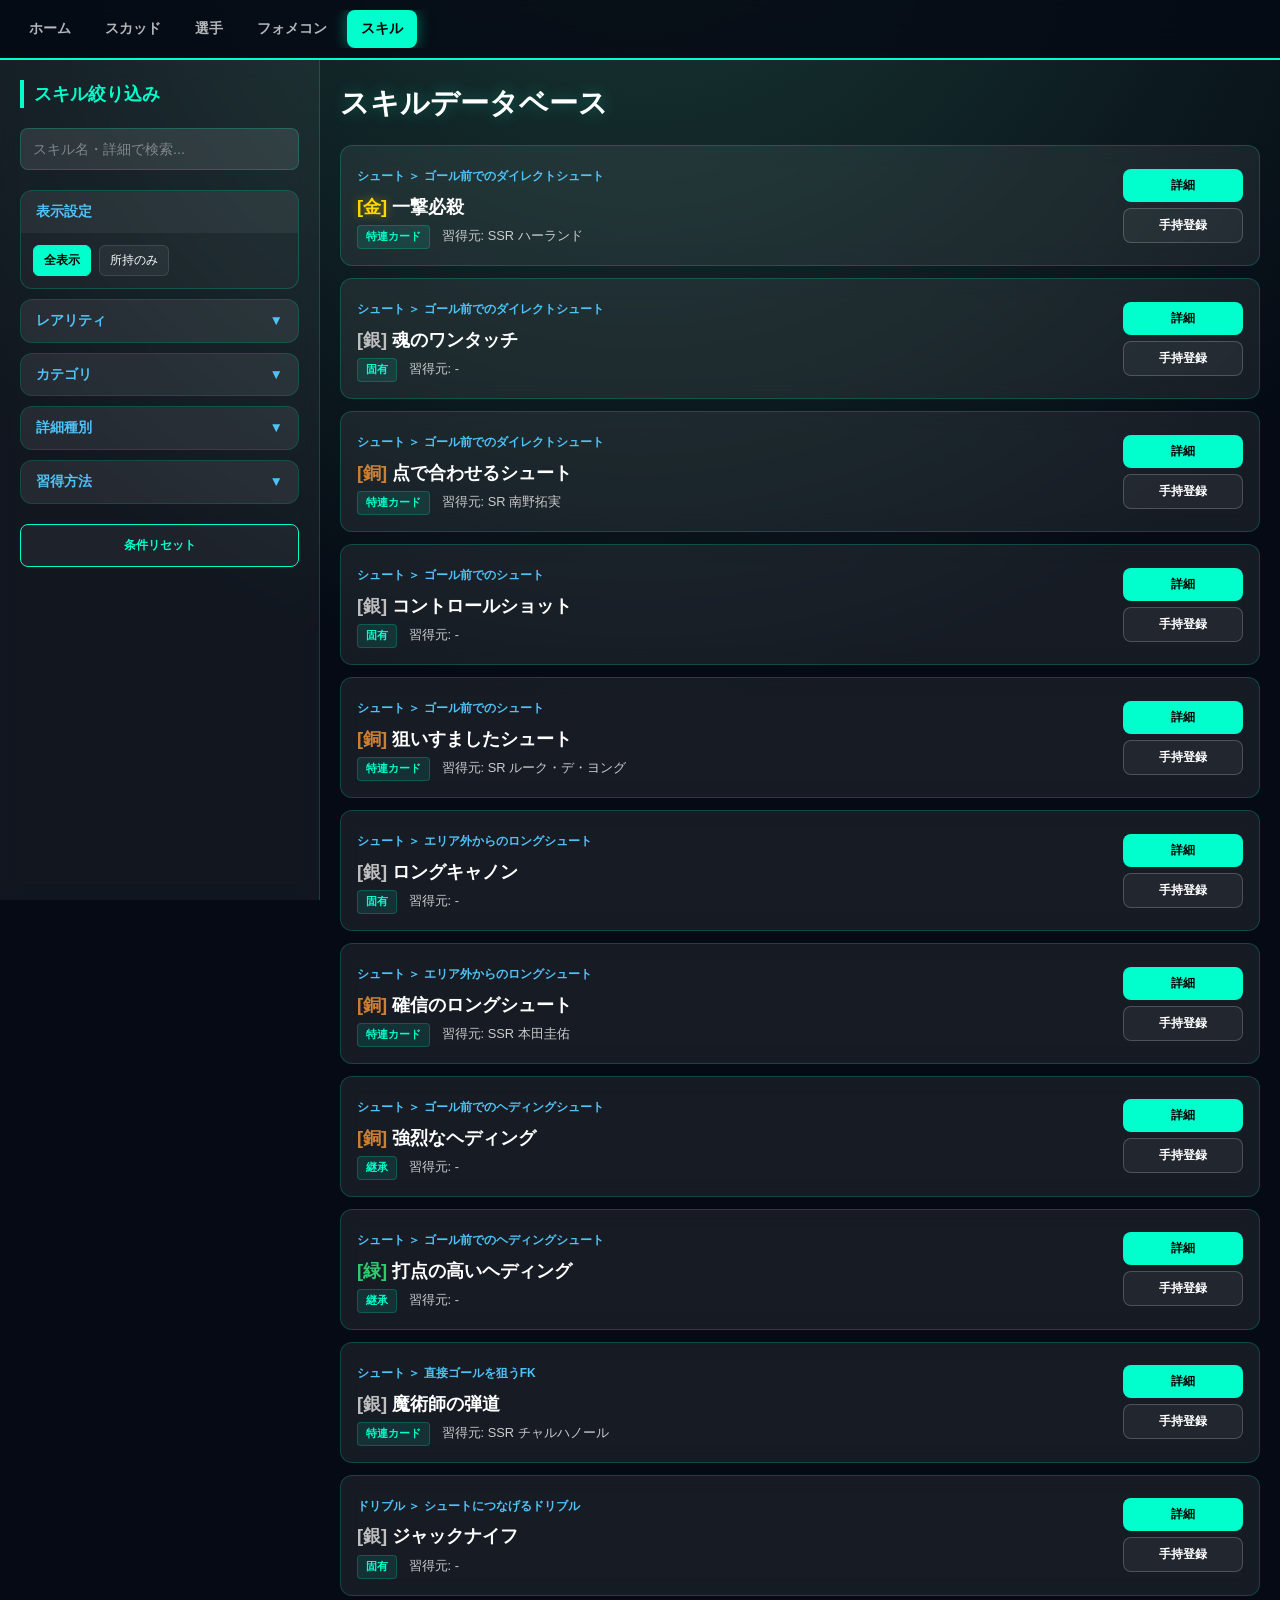
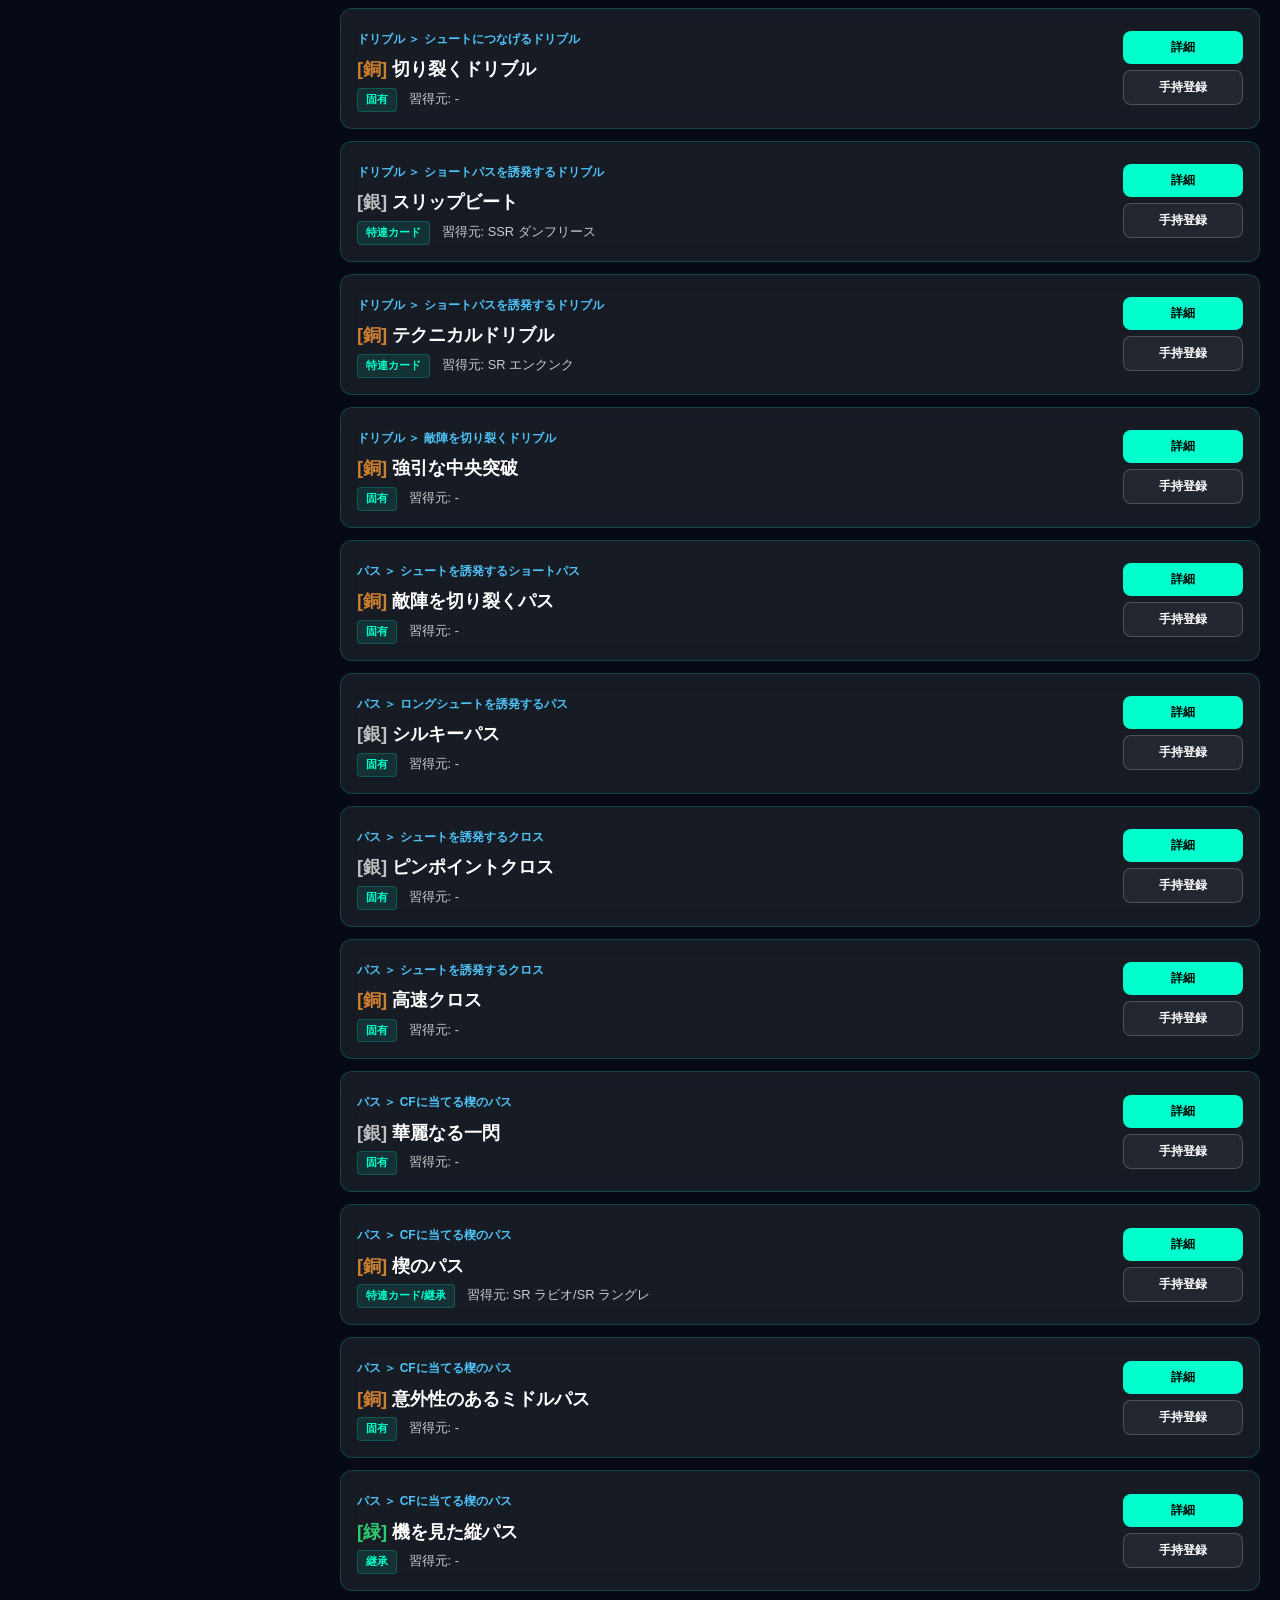
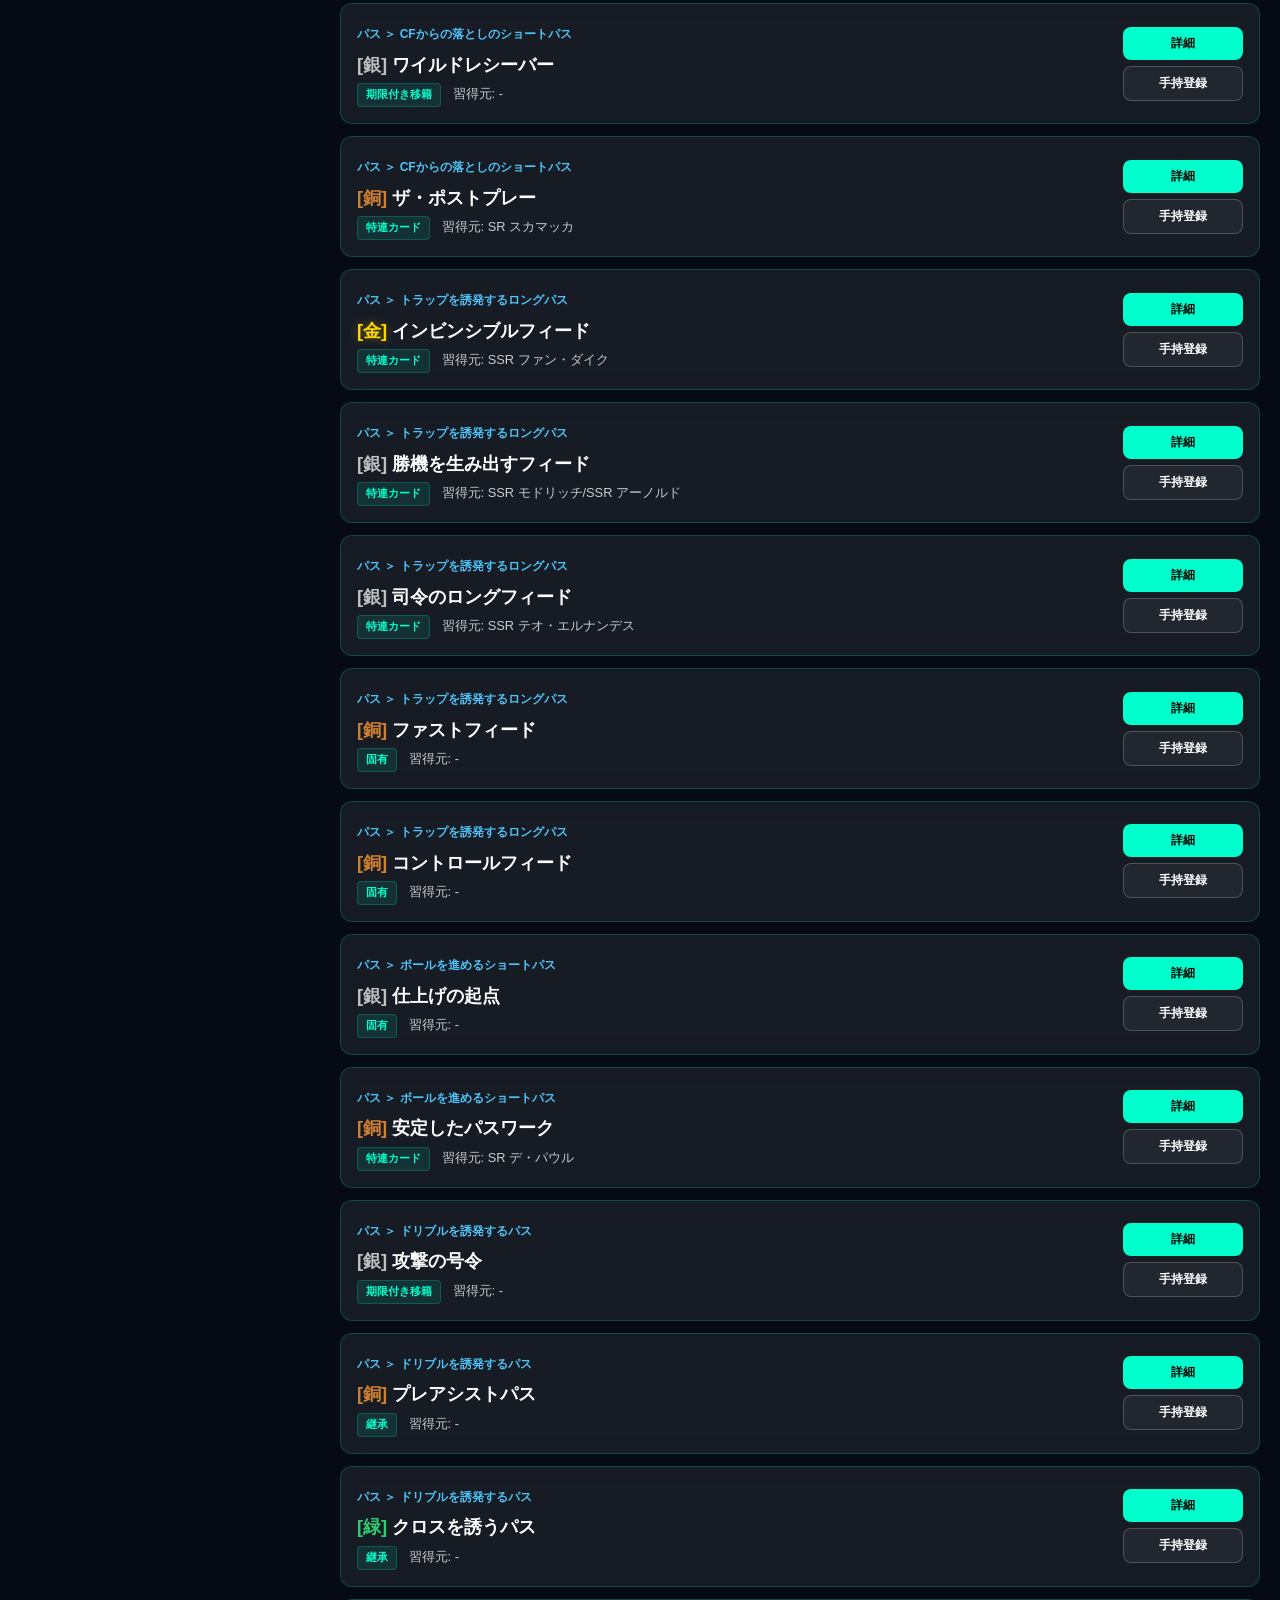
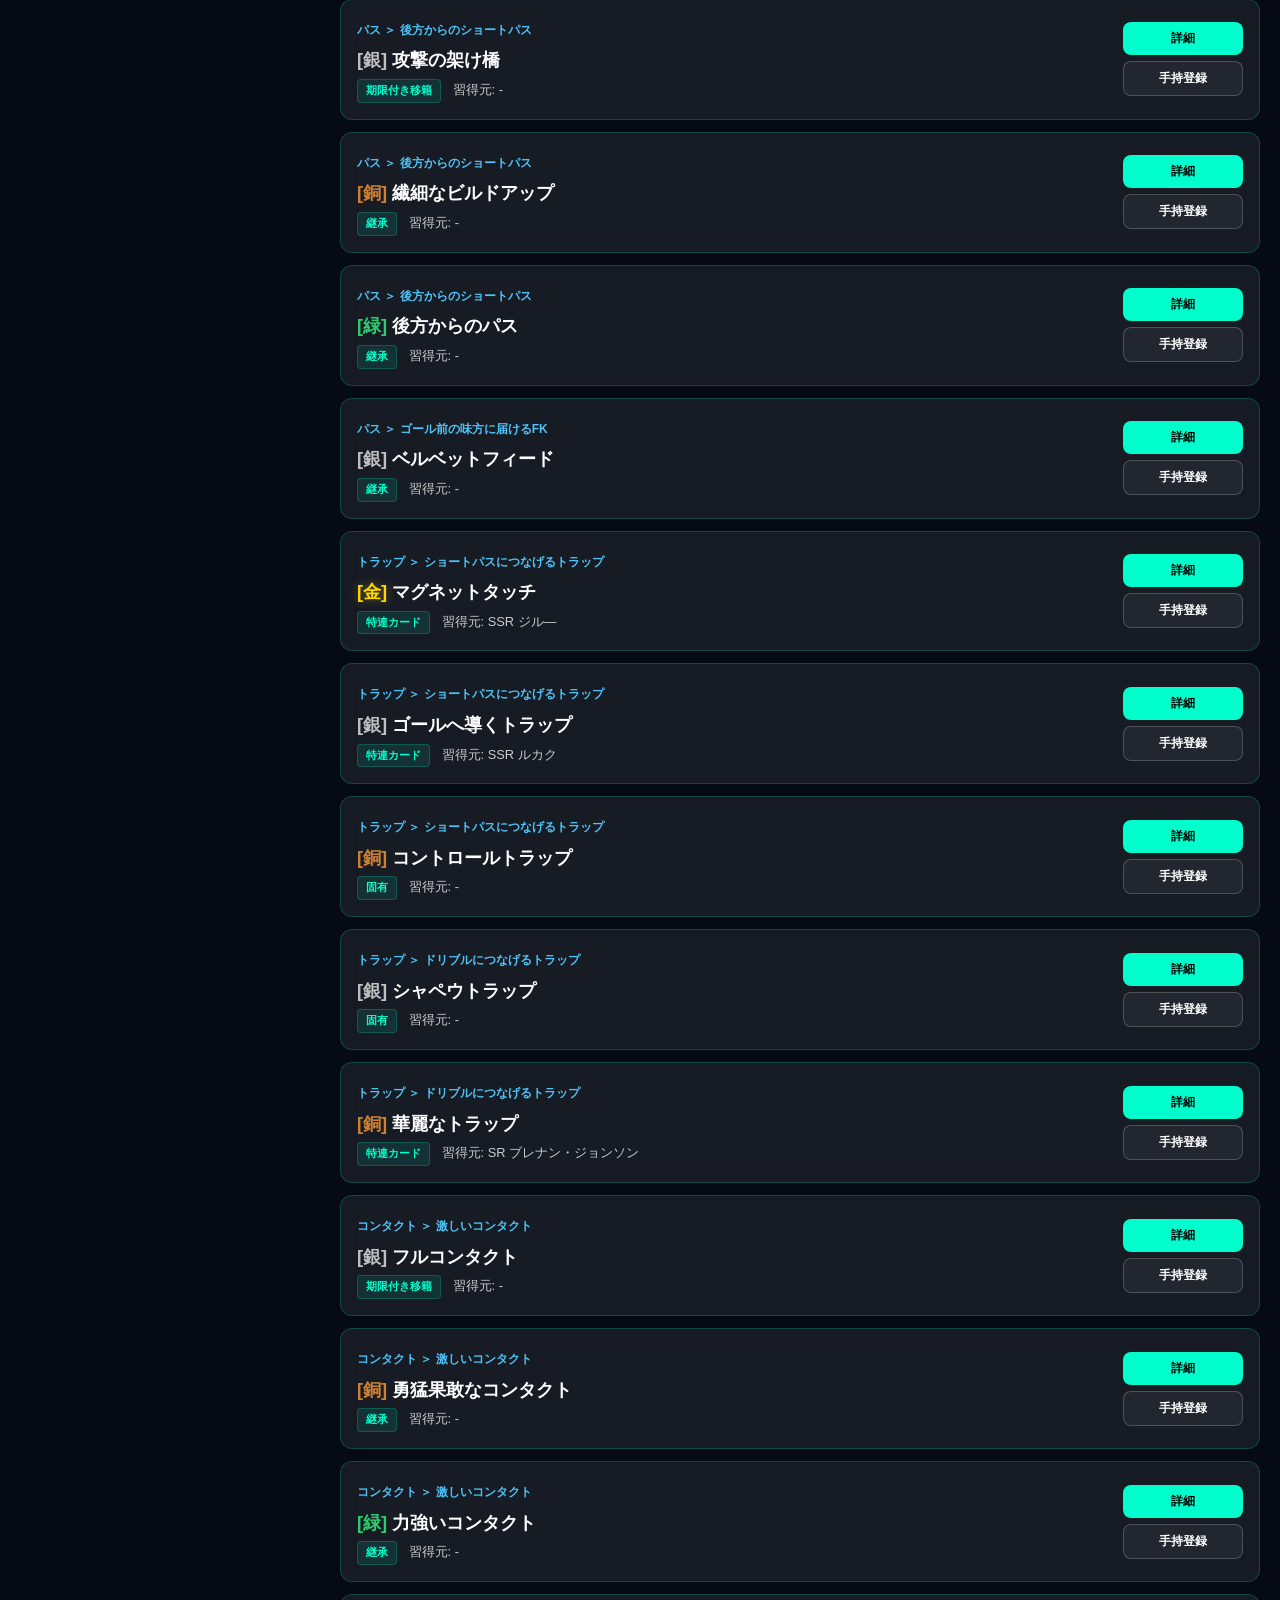
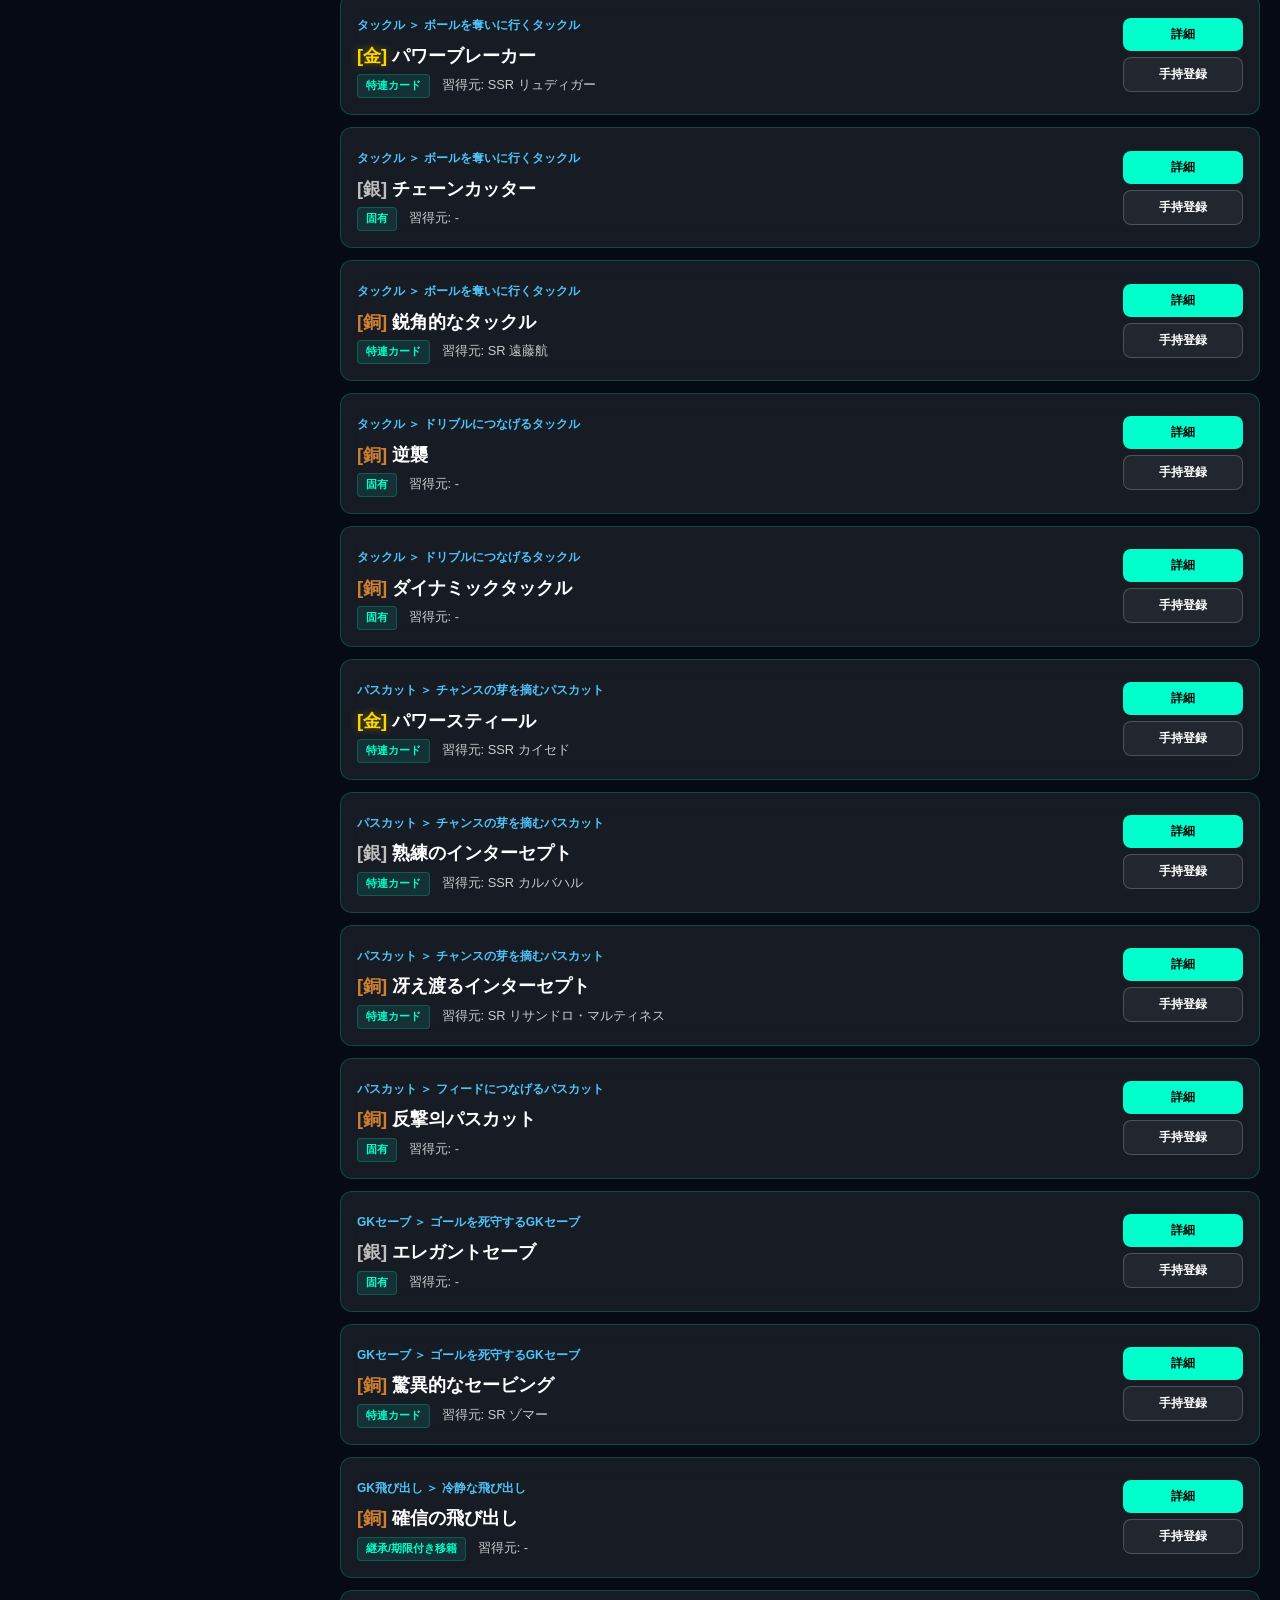
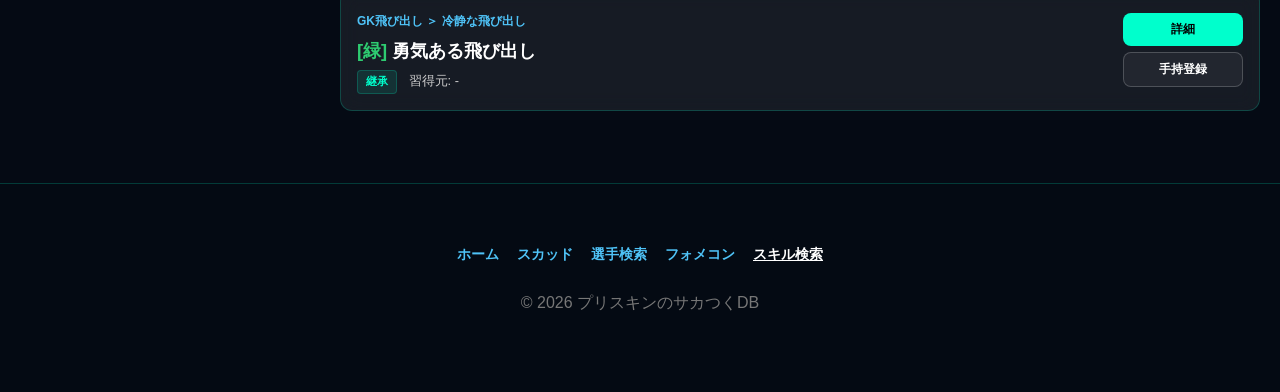
<file: skills.html>
<!DOCTYPE html>
<html lang="ja">
<head>
    <script async src="https://www.googletagmanager.com/gtag/js?id=G-KFYD72JSBG"></script>
    <script>
      window.dataLayer = window.dataLayer || [];
      function gtag(){dataLayer.push(arguments);}
      gtag('js', new Date());
      gtag('config', 'G-KFYD72JSBG');
    </script>

    <meta charset="UTF-8">
    <meta name="viewport" content="width=device-width, initial-scale=1.0, viewport-fit=cover">
    <title>プリスキンのサカつくDB - スキル検索</title>
    <style>
        :root {
            /* サカつく公式カラー抽出 */
            --sakatsuku-navy: #050a14;
            --sakatsuku-mint: #00ffcc;
            --sakatsuku-cyan: #4fc3f7;
            --sakatsuku-dark-green: #0a1f1a;
            
            --primary: var(--sakatsuku-mint);
            --dark: var(--sakatsuku-navy);
            --page-bg: radial-gradient(circle at 50% -20%, #1a3a35 0%, #050a14 70%);
            --card-bg: rgba(255, 255, 255, 0.07);
            --nav-height: 60px;
            --border: rgba(0, 255, 204, 0.2);

            --gold: #ffd700;
            --silver: #c0c0c0;
            --bronze: #cd7f32;
            --green: #2ecc71;
        }

        * { box-sizing: border-box; -webkit-tap-highlight-color: transparent; }

        html, body {
            margin: 0; padding: 0; min-height: 100vh;
            background-color: var(--sakatsuku-navy);
            background-image: var(--page-bg);
            background-attachment: fixed;
            font-family: 'Inter', 'Hiragino Kaku Gothic ProN', 'Meiryo', sans-serif;
            color: #fff; line-height: 1.6;
        }

        /* ===== ナビゲーション ===== */
        .topnav {
            display: flex; justify-content: flex-start; align-items: center;
            background: rgba(5, 10, 20, 0.85); backdrop-filter: blur(15px);
            height: var(--nav-height); padding: 0 15px; position: sticky; top: 0; z-index: 1000;
            border-bottom: 2px solid var(--sakatsuku-mint); padding-top: env(safe-area-inset-top);
        }
        .nav-links { display: flex; overflow-x: auto; white-space: nowrap; gap: 6px; width: 100%; }
        .nav-links::-webkit-scrollbar { display: none; }
        .nav-links a {
            color: rgba(255, 255, 255, 0.7); text-decoration: none; padding: 8px 14px; 
            font-size: 0.85rem; font-weight: 800; border-radius: 8px; transition: 0.3s;
        }
        .nav-links a:hover { color: var(--sakatsuku-mint); }
        .nav-links a.current { background: var(--sakatsuku-mint); color: #000; box-shadow: 0 0 15px rgba(0, 255, 204, 0.4); }

        .assign-banner { 
            background: rgba(0, 255, 204, 0.2); 
            color: var(--sakatsuku-mint); 
            padding: 12px; text-align: center; font-size: 0.9rem; font-weight: 900; 
            border-bottom: 2px solid var(--sakatsuku-mint); 
            backdrop-filter: blur(10px);
            position: sticky; top: var(--nav-height); z-index: 999; 
        }

        /* ===== レイアウト ===== */
        .container { display: flex; max-width: 1400px; margin: 0 auto; min-height: calc(100vh - 120px); }

        /* ===== サイドバー ===== */
        .sidebar { 
            width: 320px; background: rgba(255, 255, 255, 0.05); backdrop-filter: blur(10px);
            padding: 20px; border-right: 1px solid var(--border); 
            overflow-y: auto; height: calc(100vh - 60px); position: sticky; top: 60px; 
        }
        .sidebar h3 { font-size: 1.1rem; margin-top: 0; color: var(--sakatsuku-mint); border-left: 4px solid var(--sakatsuku-mint); padding-left: 10px; margin-bottom: 20px; }

        #nameSearch { 
            width: 100%; padding: 12px; border: 1px solid var(--border); border-radius: 8px; 
            margin-bottom: 20px; font-size: 0.9rem; background: rgba(255,255,255,0.1); color: #fff; outline: none;
        }
        #nameSearch::placeholder { color: rgba(255,255,255,0.4); }

        .filter-section { margin-bottom: 10px; border-radius: 12px; overflow: hidden; border: 1px solid var(--border); background: rgba(255,255,255,0.03); }
        .filter-title { font-size: 0.85rem; font-weight: bold; cursor: pointer; background: rgba(255,255,255,0.05); padding: 10px 15px; display: flex; justify-content: space-between; align-items: center; color: var(--sakatsuku-cyan); }
        .filter-options { display: none; padding: 10px; max-height: 450px; overflow-y: auto; }

        .filter-btn { padding: 6px 10px; margin: 2px; border: 1px solid rgba(255,255,255,0.1); background: rgba(255,255,255,0.05); color: #fff; cursor: pointer; font-size: 0.75rem; border-radius: 6px; transition: 0.2s; }
        .filter-btn.active { background: var(--sakatsuku-mint); color: #000; border-color: var(--sakatsuku-mint); font-weight: bold; }
        .cat-group-label { display: block; font-size: 0.7rem; color: var(--sakatsuku-mint); font-weight: bold; margin: 12px 0 6px 4px; border-bottom: 1px solid var(--border); padding-bottom: 2px; }

        /* ===== メインコンテンツ ===== */
        .main { flex: 1; padding: 20px; }
        .main h1 { font-size: 1.8rem; margin-top: 0; color: #fff; text-shadow: 0 0 15px rgba(0,255,204,0.3); font-weight: 900; }

        .skill-item { 
            background: var(--card-bg); 
            backdrop-filter: blur(10px);
            border-left: 6px solid var(--sakatsuku-mint); padding: 16px; 
            margin-bottom: 12px; border-radius: 12px; display: flex; 
            justify-content: space-between; align-items: center; 
            border: 1px solid var(--border);
            transition: 0.3s;
        }
        .skill-item:hover { background: rgba(255,255,255,0.1); transform: translateX(5px); }
        
        .skill-info { flex: 1; padding-right: 15px; }
        .skill-cat-small { font-size: 0.75rem; color: var(--sakatsuku-cyan); font-weight: bold; }
        .skill-name { font-weight: 900; font-size: 1.15rem; margin: 4px 0; color: #fff; cursor: pointer; }
        .skill-name:hover { color: var(--sakatsuku-mint); }
        .source-info-simple { font-size: 0.8rem; color: #ccc; margin-top: 4px; }
        .method-badge { 
            display: inline-block; padding: 2px 8px; border-radius: 4px; 
            background: rgba(0, 255, 204, 0.1); color: var(--sakatsuku-mint); font-size: 0.7rem; 
            font-weight: 800; margin-right: 8px; border: 1px solid var(--border);
        }

        .rarity-金 { color: var(--gold); text-shadow: 0 0 10px rgba(255, 215, 0, 0.4); } 
        .rarity-銀 { color: var(--silver); } 
        .rarity-銅 { color: var(--bronze); } 
        .rarity-緑 { color: var(--green); }

        .btn-group { display: flex; flex-direction: column; gap: 6px; min-width: 120px; }
        .action-btn { padding: 8px 12px; cursor: pointer; border: 1px solid rgba(255,255,255,0.2); border-radius: 8px; font-size: 0.75rem; font-weight: 900; background: rgba(255,255,255,0.05); color: #fff; transition: 0.2s; }
        .action-btn:hover { border-color: var(--sakatsuku-mint); }
        .action-btn.is-owned { background: #fef3c7; border-color: #fbbf24; color: #92400e; }
        .action-btn.detail-btn { background: var(--sakatsuku-mint); color: #000; border: none; }
        .action-btn.assign-btn { background: var(--sakatsuku-cyan); color: #000; border: none; }

        .owned-badge { background: #fbbf24; color: #000; font-size: 0.65rem; padding: 2px 6px; border-radius: 4px; font-weight: 900; margin-left: 8px; }

        /* ===== モーダル ===== */
        .modal { display: none; position: fixed; z-index: 2000; left: 0; top: 0; width: 100%; height: 100%; background: rgba(0,0,0,0.8); backdrop-filter: blur(5px); align-items: center; justify-content: center; padding: 20px; }
        .modal-content { background: var(--sakatsuku-navy); border: 2px solid var(--sakatsuku-mint); width: 100%; max-width: 450px; border-radius: 24px; overflow: hidden; animation: slideUp 0.3s ease-out; }
        .modal-header { background: #1a3a35; color: var(--sakatsuku-mint); padding: 20px; text-align: center; }
        .modal-header h2 { margin: 0; font-size: 1.3rem; font-weight: 900; }
        .modal-body { padding: 20px; }
        .modal-row { display: flex; justify-content: space-between; padding: 10px 0; border-bottom: 1px solid rgba(255,255,255,0.05); }
        .modal-label { font-weight: bold; color: var(--sakatsuku-cyan); font-size: 0.85rem; }
        .modal-val { font-weight: 600; color: #fff; text-align: right; }
        .modal-detail-box { margin-top: 15px; background: rgba(255,255,255,0.05); padding: 15px; border-radius: 12px; border: 1px solid var(--border); font-size: 0.9rem; line-height: 1.6; color: #eee; }
        .close-btn { width: 100%; padding: 12px; background: rgba(255,255,255,0.1); color: #fff; border: none; border-radius: 12px; font-weight: bold; cursor: pointer; }

        /* ===== フッター ===== */
        footer { text-align: center; padding: 60px 20px; background: rgba(5, 10, 20, 0.95); color: #777; border-top: 1px solid var(--border); margin-top: 40px; }
        .footer-nav { display: flex; flex-wrap: wrap; justify-content: center; gap: 18px; font-size: 0.85rem; margin-bottom: 25px; }
        .footer-nav a { color: var(--sakatsuku-cyan); text-decoration: none; font-weight: 700; }
        .footer-nav a.current-footer { color: #fff; text-decoration: underline; }

        @keyframes slideUp { from { transform: translateY(20px); opacity: 0; } to { transform: translateY(0); opacity: 1; } }

        @media (max-width: 900px) { 
            .container { flex-direction: column; } 
            .sidebar { width: 100%; border-right: none; height: auto; position: relative; top: 0; }
            .skill-item { flex-direction: column; align-items: flex-start; }
            .btn-group { width: 100%; margin-top: 12px; flex-direction: row; flex-wrap: wrap; }
            .btn-group button { flex: 1; min-width: 80px; }
        }
    </style>
</head>
<body>

<header class="topnav">
    <nav class="nav-links">
        <a href="index.html">ホーム</a>
        <a href="builder.html">スカッド</a>
        <a href="search.html">選手</a>
        <a href="formation-search.html">フォメコン</a>
        <a href="skills.html" class="current">スキル</a>
    </nav>
</header>

<div id="assignBanner" class="assign-banner" style="display:none;">
    <span id="targetPlayerName"></span> のスキル枠 <span id="targetSlotNum"></span> を選択中
    <button class="action-btn" onclick="cancelAssign()" style="margin-left:15px; border-color: var(--sakatsuku-mint);">キャンセル</button>
</div>

<div class="container">
    <div class="sidebar">
        <h3>スキル絞り込み</h3>
        <input type="text" id="nameSearch" placeholder="スキル名・詳細で検索..." oninput="saveFilters(); renderSkills();">

        <div class="filter-section">
            <div class="filter-title">表示設定</div>
            <div style="padding:10px;">
                <button id="showAll" class="filter-btn active" onclick="toggleOwnedFilter('all')">全表示</button>
                <button id="showOwned" class="filter-btn" onclick="toggleOwnedFilter('owned')">所持のみ</button>
            </div>
        </div>

        <div class="filter-section">
            <div class="filter-title" onclick="toggleSection('raritySection')">レアリティ <span>▼</span></div>
            <div id="raritySection" class="filter-options">
                <button class="filter-btn" data-type="rarity" data-value="金" onclick="toggleFilter('rarity','金')">金</button>
                <button class="filter-btn" data-type="rarity" data-value="銀" onclick="toggleFilter('rarity','銀')">銀</button>
                <button class="filter-btn" data-type="rarity" data-value="銅" onclick="toggleFilter('rarity','銅')">銅</button>
                <button class="filter-btn" data-type="rarity" data-value="緑" onclick="toggleFilter('rarity','緑')">緑</button>
            </div>
        </div>

        <div class="filter-section">
            <div class="filter-title" onclick="toggleSection('typeSection')">カテゴリ <span>▼</span></div>
            <div id="typeSection" class="filter-options">
                <button class="filter-btn" data-type="type" data-value="シュート" onclick="toggleFilter('type','シュート')">シュート</button>
                <button class="filter-btn" data-type="type" data-value="ドリブル" onclick="toggleFilter('type','ドリブル')">ドリブル</button>
                <button class="filter-btn" data-type="type" data-value="パス" onclick="toggleFilter('type','パス')">パス</button>
                <button class="filter-btn" data-type="type" data-value="トラップ" onclick="toggleFilter('type','トラップ')">トラップ</button>
                <button class="filter-btn" data-type="type" data-value="コンタクト" onclick="toggleFilter('type','コンタクト')">コンタクト</button>
                <button class="filter-btn" data-type="type" data-value="タックル" onclick="toggleFilter('type','タックル')">タックル</button>
                <button class="filter-btn" data-type="type" data-value="パスカット" onclick="toggleFilter('type','パスカット')">パスカット</button>
                <button class="filter-btn" data-type="type" data-value="GKセーブ" onclick="toggleFilter('type','GKセーブ')">GKセーブ</button>
                <button class="filter-btn" data-type="type" data-value="GK飛び出し" onclick="toggleFilter('type','GK飛び出し')">GK飛び出し</button>
            </div>
        </div>

        <div class="filter-section">
            <div class="filter-title" onclick="toggleSection('smallCatSection')">詳細種別 <span>▼</span></div>
            <div id="smallCatSection" class="filter-options">
                <div id="smallCatContainer"></div>
            </div>
        </div>

        <div class="filter-section">
            <div class="filter-title" onclick="toggleSection('methodSection')">習得方法 <span>▼</span></div>
            <div id="methodSection" class="filter-options">
                <button class="filter-btn" data-type="method" data-value="継承" onclick="toggleFilter('method','継承')">継承</button>
                <button class="filter-btn" data-type="method" data-value="期限付き移籍" onclick="toggleFilter('method','期限付き移籍')">期限付き</button>
                <button class="filter-btn" data-type="method" data-value="固有" onclick="toggleFilter('method','固有')">固有</button>
                <button class="filter-btn" data-type="method" data-value="SR" onclick="toggleFilter('method','SR')">SR選手</button>
                <button class="filter-btn" data-type="method" data-value="SSR" onclick="toggleFilter('method','SSR')">SSR選手</button>
            </div>
        </div>

        <button class="action-btn" style="width:100%; margin-top:10px; padding:12px; border-color: var(--sakatsuku-mint); color: var(--sakatsuku-mint);" onclick="resetFilters()">条件リセット</button>
    </div>

    <div class="main">
        <h1>スキルデータベース</h1>
        <div id="skillList">読み込み中...</div>
    </div>
</div>

<div id="skillDetailModal" class="modal">
    <div class="modal-content">
        <div class="modal-header"><h2 id="modalSkillName">スキル名</h2></div>
        <div class="modal-body">
            <div class="modal-row"><span class="modal-label">レアリティ</span><span id="modalRarity" class="modal-val"></span></div>
            <div class="modal-row"><span class="modal-label">カテゴリ</span><span id="modalCategory" class="modal-val"></span></div>
            <div class="modal-row"><span class="modal-label">習得方法</span><span id="modalMethod" class="modal-val"></span></div>
            <div class="modal-row"><span class="modal-label">習得元</span><span id="modalSource" class="modal-val"></span></div>
            <div id="modalDetail" class="modal-detail-box"></div>
        </div>
        <div class="modal-footer" style="padding:15px;"><button class="close-btn" onclick="closeModal()">閉じる</button></div>
    </div>
</div>

<footer>
    <div class="footer-nav">
        <a href="index.html">ホーム</a>
        <a href="builder.html">スカッド</a>
        <a href="search.html">選手検索</a>
        <a href="formation-search.html">フォメコン</a>
        <a href="skills.html" class="current-footer">スキル検索</a>
    </div>
    <p class="copyright">&copy; 2026 プリスキンのサカつくDB</p>
</footer>

<script>
    let allSkills = [];
    let mySkills = JSON.parse(localStorage.getItem('mySkills')) || [];
    let filters = { rarity: [], type: [], smallCat: [], method: [] };
    let showMode = 'all';

    const categoryMap = {
        "シュート": ["ゴール前でのダイレクトシュート", "ゴール前でのシュート", "エリア外からのロングシュート", "ゴール前でのヘディングシュート", "直接ゴールを狙うFK"],
        "ドリブル": ["シュートにつなげるドリブル", "ショートパスを誘発するドリブル", "敵陣を切り裂くドリブル"],
        "パス": ["シュートを誘発するショートパス", "ロングシュートを誘発するパス", "シュートを誘発するクロス", "CFに当てる楔のパス", "CFからの落としのショートパス", "トラップを誘発するロングパス", "ボールを進めるショートパス", "ドリブルを誘発するパス", "後方からのショートパス", "ゴール前の味方に届けるFK"],
        "トラップ": ["ショートパスにつなげるトラップ", "ドリブルにつなげるトラップ"],
        "コンタクト": ["激しいコンタクト"],
        "タックル": ["ボールを奪いに行くタックル", "ドリブルにつなげるタックル"],
        "パスカット": ["チャンスの芽を摘むパスカット", "フィードにつなげるパスカット"],
        "GKセーブ": ["ゴールを死守するGKセーブ"],
        "GK飛び出し": ["冷静な飛び出し"]
    };

    const urlParams = new URLSearchParams(window.location.search);
    const targetPid = urlParams.get('pid');
    const targetSlot = urlParams.get('slot');
    const fromBuilder = urlParams.get('from') === 'builder';

    async function init() {
        if (targetPid && targetSlot !== null) {
            document.getElementById('assignBanner').style.display = 'block';
            document.getElementById('targetPlayerName').innerText = targetPid;
            document.getElementById('targetSlotNum').innerText = parseInt(targetSlot) + 1;
        }

        try {
            const response = await fetch('skills.json');
            allSkills = await response.json();
            loadFilters();
            updateSmallCatButtons();
            renderSkills();
        } catch (error) {
            document.getElementById('skillList').innerHTML = '<div style="text-align:center; padding:40px; color:#64748b;">skills.jsonが見つかりません。</div>';
        }
    }

    function toggleSection(id) {
        const el = document.getElementById(id);
        el.style.display = (el.style.display === "block") ? "none" : "block";
    }

    function updateSmallCatButtons() {
        const container = document.getElementById('smallCatContainer');
        container.innerHTML = "";
        const selectedTypes = filters.type.length > 0 ? filters.type : Object.keys(categoryMap);
        selectedTypes.forEach(type => {
            if (!categoryMap[type]) return;
            const label = document.createElement('span');
            label.className = 'cat-group-label'; label.innerText = type;
            container.appendChild(label);
            categoryMap[type].forEach(cat => {
                const btn = document.createElement('button');
                btn.className = 'filter-btn'; btn.dataset.type = 'smallCat'; btn.dataset.value = cat; btn.innerText = cat;
                btn.onclick = () => toggleFilter('smallCat', cat);
                if (filters.smallCat.includes(cat)) btn.classList.add('active');
                container.appendChild(btn);
            });
        });
    }

    function toggleFilter(type, value) {
        if (filters[type].includes(value)) filters[type] = filters[type].filter(v => v !== value);
        else filters[type].push(value);
        if (type === 'type') updateSmallCatButtons();
        updateFilterButtons(); saveFilters(); renderSkills();
    }

    function toggleOwnedFilter(mode) {
        showMode = mode; updateFilterButtons(); saveFilters(); renderSkills();
    }

    function updateFilterButtons() {
        document.querySelectorAll(".filter-btn[data-type]").forEach(btn => {
            const type = btn.dataset.type; const val = btn.dataset.value;
            btn.classList.toggle("active", filters[type].includes(val));
        });
        document.getElementById('showAll').classList.toggle('active', showMode === 'all');
        document.getElementById('showOwned').classList.toggle('active', showMode === 'owned');
    }

    function resetFilters() {
        filters = { rarity: [], type: [], smallCat: [], method: [] };
        showMode = 'all'; document.getElementById('nameSearch').value = "";
        updateSmallCatButtons(); updateFilterButtons(); saveFilters(); renderSkills();
    }

    function saveFilters() {
        localStorage.setItem('skillSearchFilters_v4', JSON.stringify({ filters, showMode, name: document.getElementById('nameSearch').value }));
    }

    function loadFilters() {
        const saved = JSON.parse(localStorage.getItem('skillSearchFilters_v4'));
        if (saved) {
            filters = saved.filters || filters;
            showMode = saved.showMode || 'all';
            document.getElementById('nameSearch').value = saved.name || "";
            updateFilterButtons();
        }
    }

    function renderSkills() {
        const list = document.getElementById('skillList');
        const nameQuery = document.getElementById('nameSearch').value.toLowerCase();
        const filtered = allSkills.filter(s => {
            const isOwned = mySkills.includes(s.name);
            const matchSearch = s.name.toLowerCase().includes(nameQuery) || (s.source && s.source.toLowerCase().includes(nameQuery)) || (s.detail && s.detail.toLowerCase().includes(nameQuery));
            const matchRarity = filters.rarity.length === 0 || filters.rarity.includes(s.rarity);
            const matchType = filters.type.length === 0 || filters.type.includes(s.type);
            const matchSmallCat = filters.smallCat.length === 0 || filters.smallCat.includes(s.smallCat);
            const matchOwned = showMode === 'all' || isOwned;
            let matchMethod = true;
            if (filters.method.length > 0) {
                const combinedText = (s.method || '') + ' ' + (s.source || '');
                matchMethod = filters.method.some(m => m === 'SR' ? /SR(?![S])/.test(combinedText) : combinedText.includes(m));
            }
            return matchSearch && matchRarity && matchType && matchSmallCat && matchMethod && matchOwned;
        });

        list.innerHTML = filtered.length ? '' : '<div style="text-align:center; padding:20px; color:#64748b;">条件に合うスキルがありません。</div>';

        filtered.forEach(s => {
            const isOwned = mySkills.includes(s.name);
            const div = document.createElement('div');
            div.className = 'skill-item';
            const skillData = encodeURIComponent(JSON.stringify(s));
            const assignBtnHtml = (targetPid && targetSlot !== null) ? `<button class="action-btn assign-btn" onclick="assignSkill('${s.name}')">付与</button>` : '';

            div.innerHTML = `
                <div class="skill-info">
                    <span class="skill-cat-small">${s.type} ＞ ${s.smallCat}</span>
                    <div class="skill-name" onclick="openModal('${skillData}')">
                        <span class="rarity-${s.rarity}">[${s.rarity}]</span> ${s.name}
                        ${isOwned ? '<span class="owned-badge">所持</span>' : ''}
                    </div>
                    <div class="source-info-simple">
                        <span class="method-badge">${s.method || '不明'}</span>
                        習得元: ${s.source || '-'}
                    </div>
                </div>
                <div class="btn-group">
                    <button class="action-btn detail-btn" onclick="openModal('${skillData}')">詳細</button>
                    ${assignBtnHtml}
                    <button class="action-btn ${isOwned ? 'is-owned' : ''}" onclick="toggleOwn('${s.name}')">
                        ${isOwned ? '✓ 所持済' : '手持登録'}
                    </button>
                </div>
            `;
            list.appendChild(div);
        });
    }

    function openModal(encodedData) {
        const s = JSON.parse(decodeURIComponent(encodedData));
        document.getElementById('modalSkillName').innerText = s.name;
        document.getElementById('modalRarity').innerText = s.rarity;
        document.getElementById('modalCategory').innerText = `${s.type} / ${s.smallCat}`;
        document.getElementById('modalMethod').innerText = s.method || '-';
        document.getElementById('modalSource').innerText = s.source || '-';
        document.getElementById('modalDetail').innerText = s.detail || '効果詳細情報なし';
        document.getElementById('skillDetailModal').style.display = 'flex';
    }

    function closeModal() { document.getElementById('skillDetailModal').style.display = 'none'; }
    window.onclick = (e) => { if (e.target == document.getElementById('skillDetailModal')) closeModal(); }

    function assignSkill(skillName) {
        if (!targetPid || targetSlot === null) return;
        let equipped = JSON.parse(localStorage.getItem('equippedSkills')) || {};
        if (!equipped[targetPid]) equipped[targetPid] = [null, null, null, null];
        equipped[targetPid][targetSlot] = skillName;
        localStorage.setItem('equippedSkills', JSON.stringify(equipped));
        location.href = `${fromBuilder ? 'builder.html' : 'search.html'}?pid=${encodeURIComponent(targetPid)}`; 
    }

    function cancelAssign() { location.href = `${fromBuilder ? 'builder.html' : 'search.html'}?pid=${encodeURIComponent(targetPid)}`; }

    function toggleOwn(skillName) {
        const index = mySkills.indexOf(skillName);
        if (index > -1) mySkills.splice(index, 1);
        else mySkills.push(skillName);
        localStorage.setItem('mySkills', JSON.stringify(mySkills));
        renderSkills();
    }

    init();
</script>
</body>
</html>
</file>
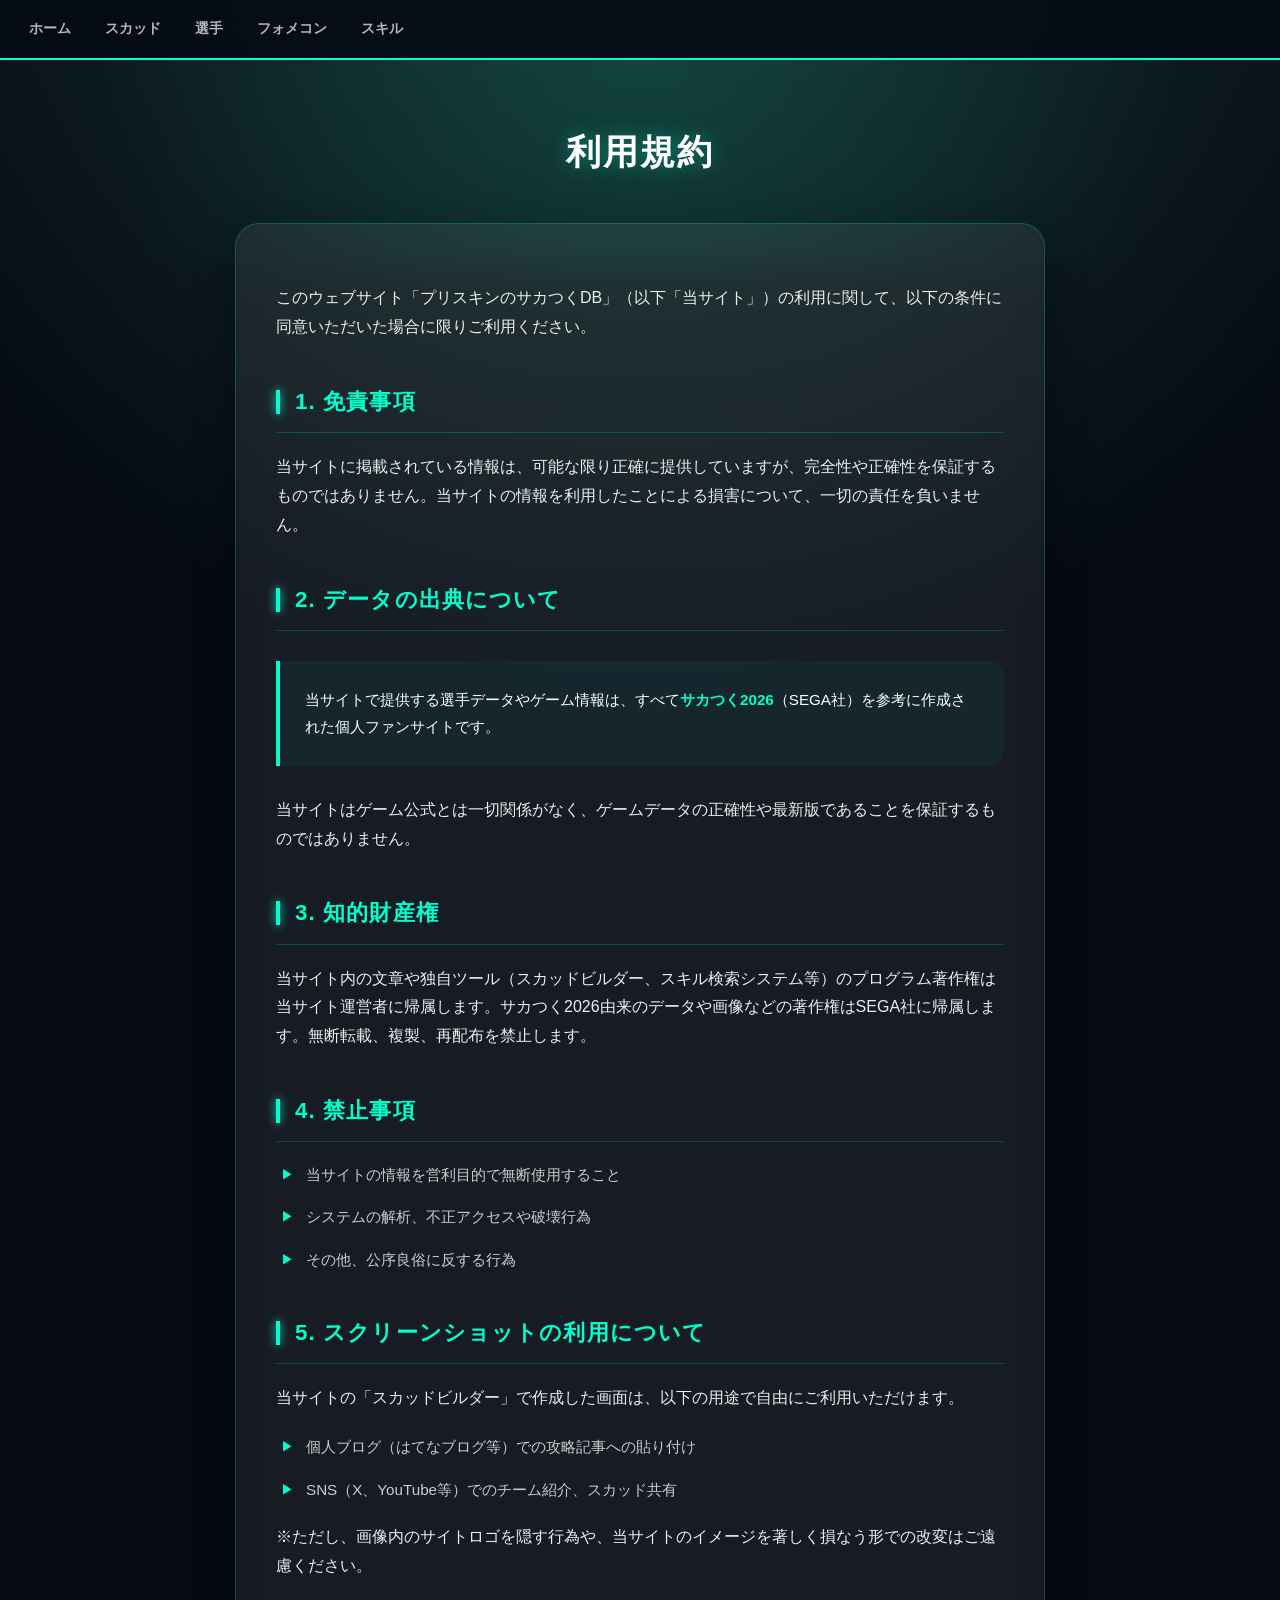
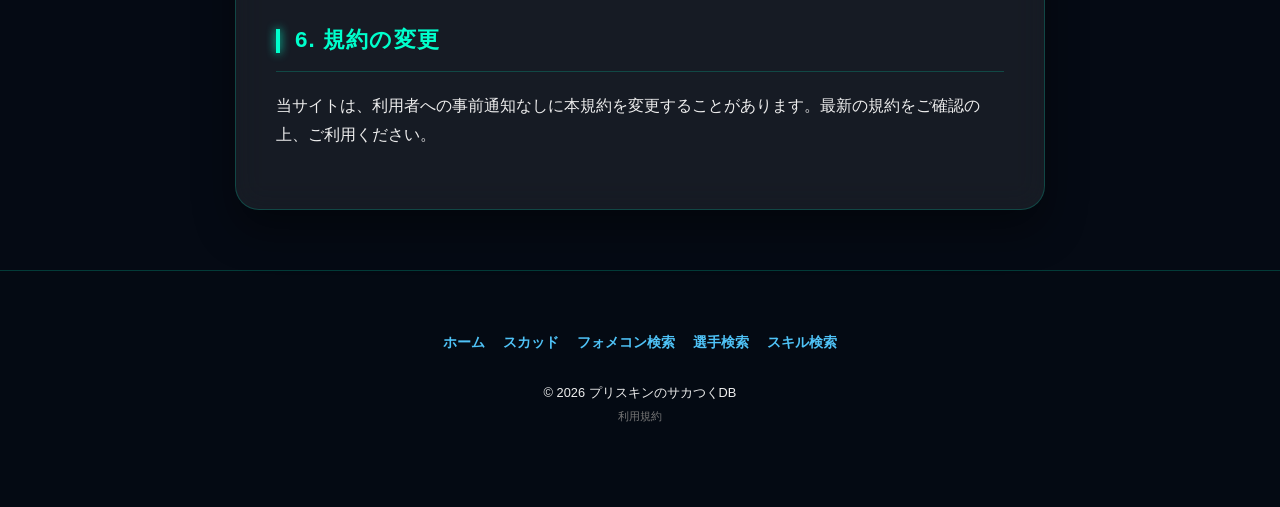
<file: terms.html>
<!DOCTYPE html>
<html lang="ja">
<head>
  <script async src="https://www.googletagmanager.com/gtag/js?id=G-KFYD72JSBG"></script>
  <script>
    window.dataLayer = window.dataLayer || [];
    function gtag(){dataLayer.push(arguments);}
    gtag('js', new Date());
    gtag('config', 'G-KFYD72JSBG');
  </script>

  <meta charset="UTF-8">
  <meta name="viewport" content="width=device-width, initial-scale=1.0, viewport-fit=cover">
  <title>プリスキンのサカつくDB - 利用規約</title>
  <style>
    :root {
      /* サカつく公式カラー抽出 */
      --sakatsuku-navy: #050a14;
      --sakatsuku-mint: #00ffcc;
      --sakatsuku-cyan: #4fc3f7;
      --sakatsuku-dark-green: #0a1f1a;
      
      --primary: var(--sakatsuku-mint);
      --dark: var(--sakatsuku-navy);
      --page-bg: radial-gradient(circle at 50% -20%, #1a3a35 0%, #050a14 70%);
      --card-bg: rgba(255, 255, 255, 0.07);
      --nav-height: 60px;
      --border: rgba(0, 255, 204, 0.2);
    }

    * { box-sizing: border-box; -webkit-tap-highlight-color: transparent; }

    html, body {
      margin: 0;
      padding: 0;
      min-height: 100vh;
      background-color: var(--sakatsuku-navy);
      background-image: var(--page-bg);
      background-attachment: fixed;
      font-family: 'Inter', 'Hiragino Kaku Gothic ProN', 'Meiryo', sans-serif;
      color: #fff;
      line-height: 1.8;
    }

    /* ===== ナビゲーション ===== */
    .topnav {
      display: flex;
      justify-content: flex-start;
      align-items: center;
      background: rgba(5, 10, 20, 0.85);
      backdrop-filter: blur(15px);
      height: var(--nav-height);
      padding: 0 15px;
      position: sticky;
      top: 0;
      z-index: 1000;
      border-bottom: 2px solid var(--sakatsuku-mint);
      padding-top: env(safe-area-inset-top);
    }

    .nav-links {
      display: flex;
      overflow-x: auto;
      white-space: nowrap;
      gap: 6px;
      width: 100%;
    }

    .nav-links::-webkit-scrollbar { display: none; }

    .nav-links a {
      color: rgba(255, 255, 255, 0.7);
      text-decoration: none;
      padding: 8px 14px;
      font-size: 0.85rem;
      font-weight: 800;
      border-radius: 8px;
      transition: 0.3s;
    }

    .nav-links a:hover { color: var(--sakatsuku-mint); }

    /* ===== ページヘッダー ===== */
    .page-header {
      text-align: center;
      padding: 60px 20px 80px;
      background: radial-gradient(circle at 50% 0%, rgba(0, 255, 204, 0.1) 0%, transparent 80%);
    }

    .page-header h1 {
      font-size: 2.2em;
      margin: 0;
      font-weight: 900;
      letter-spacing: 0.05em;
      text-shadow: 0 0 20px rgba(0, 255, 204, 0.4);
    }

    /* ===== メインコンテンツエリア ===== */
    .container {
      max-width: 850px;
      margin: -40px auto 60px;
      padding: 0 20px;
    }

    main {
      background: var(--card-bg);
      backdrop-filter: blur(15px);
      padding: 40px;
      border-radius: 24px;
      border: 1px solid var(--border);
      box-shadow: 0 20px 40px rgba(0,0,0,0.4);
    }

    h2 {
      display: flex;
      align-items: center;
      margin-top: 40px;
      font-size: 1.4rem;
      font-weight: 900;
      color: var(--sakatsuku-mint);
      letter-spacing: 0.05em;
      border-bottom: 1px solid var(--border);
      padding-bottom: 10px;
    }

    h2::before {
      content: "";
      display: inline-block;
      width: 4px;
      height: 24px;
      background: var(--sakatsuku-mint);
      margin-right: 15px;
      box-shadow: 0 0 10px var(--sakatsuku-mint);
    }

    p {
      margin: 20px 0;
      color: #eee;
      font-size: 1rem;
    }

    /* ===== リスト・強調ボックス ===== */
    ul {
      padding-left: 0;
      list-style: none;
    }

    li {
      position: relative;
      padding-left: 30px;
      margin-bottom: 15px;
      color: #ccc;
      font-size: 0.95rem;
    }

    li::before {
      content: "▶";
      position: absolute;
      left: 5px;
      color: var(--sakatsuku-mint);
      font-size: 0.8rem;
      top: 2px;
    }

    .info-box {
      background: rgba(0, 255, 204, 0.05);
      border-left: 4px solid var(--sakatsuku-mint);
      padding: 25px;
      margin: 30px 0;
      border-radius: 0 16px 16px 0;
      font-size: 0.95rem;
      color: #fff;
    }

    .info-box strong {
      color: var(--sakatsuku-mint);
    }

    /* ===== フッター ===== */
    footer {
      text-align: center;
      padding: 60px 20px;
      background: rgba(5, 10, 20, 0.95);
      color: #777;
      border-top: 1px solid var(--border);
    }

    .footer-nav {
      display: flex;
      flex-wrap: wrap;
      justify-content: center;
      gap: 18px;
      font-size: 0.85rem;
      margin-bottom: 25px;
    }

    .footer-nav a { color: var(--sakatsuku-cyan); text-decoration: none; font-weight: 700; }
    .copyright { font-size: 0.8rem; }

    @media (max-width: 600px) {
      main { padding: 25px; }
      .page-header h1 { font-size: 1.8em; }
      h2 { font-size: 1.2rem; }
    }
  </style>
</head>
<body>

<header class="topnav">
  <nav class="nav-links">
    <a href="index.html">ホーム</a>
    <a href="builder.html">スカッド</a>
    <a href="search.html">選手</a>
    <a href="formation-search.html">フォメコン</a>
    <a href="skills.html">スキル</a>
  </nav>
</header>

<div class="page-header">
  <h1>利用規約</h1>
</div>

<div class="container">
  <main>
    <p>このウェブサイト「プリスキンのサカつくDB」（以下「当サイト」）の利用に関して、以下の条件に同意いただいた場合に限りご利用ください。</p>

    <h2>1. 免責事項</h2>
    <p>当サイトに掲載されている情報は、可能な限り正確に提供していますが、完全性や正確性を保証するものではありません。当サイトの情報を利用したことによる損害について、一切の責任を負いません。</p>

    <h2>2. データの出典について</h2>
    <div class="info-box">
      当サイトで提供する選手データやゲーム情報は、すべて<strong>サカつく2026</strong>（SEGA社）を参考に作成された個人ファンサイトです。
    </div>
    <p>当サイトはゲーム公式とは一切関係がなく、ゲームデータの正確性や最新版であることを保証するものではありません。</p>

    <h2>3. 知的財産権</h2>
    <p>当サイト内の文章や独自ツール（スカッドビルダー、スキル検索システム等）のプログラム著作権は当サイト運営者に帰属します。サカつく2026由来のデータや画像などの著作権はSEGA社に帰属します。無断転載、複製、再配布を禁止します。</p>

    <h2>4. 禁止事項</h2>
    <ul>
      <li>当サイトの情報を営利目的で無断使用すること</li>
      <li>システムの解析、不正アクセスや破壊行為</li>
      <li>その他、公序良俗に反する行為</li>
    </ul>

    <h2>5. スクリーンショットの利用について</h2>
    <p>当サイトの「スカッドビルダー」で作成した画面は、以下の用途で自由にご利用いただけます。</p>
    <ul>
      <li>個人ブログ（はてなブログ等）での攻略記事への貼り付け</li>
      <li>SNS（X、YouTube等）でのチーム紹介、スカッド共有</li>
    </ul>
    <p>※ただし、画像内のサイトロゴを隠す行為や、当サイトのイメージを著しく損なう形での改変はご遠慮ください。</p>

    <h2>6. 規約の変更</h2>
    <p>当サイトは、利用者への事前通知なしに本規約を変更することがあります。最新の規約をご確認の上、ご利用ください。</p>
  </main>
</div>

<footer>
  <div class="footer-nav">
    <a href="index.html">ホーム</a>
    <a href="builder.html">スカッド</a>
    <a href="formation-search.html">フォメコン検索</a>
    <a href="search.html">選手検索</a>
    <a href="skills.html">スキル検索</a>
  </div>
  <p class="copyright">&copy; 2026 プリスキンのサカつくDB <br><a href="terms.html" style="color:#777; text-decoration: none; font-size: 0.7rem;">利用規約</a></p>
</footer>

</body>
</html>
</file>
